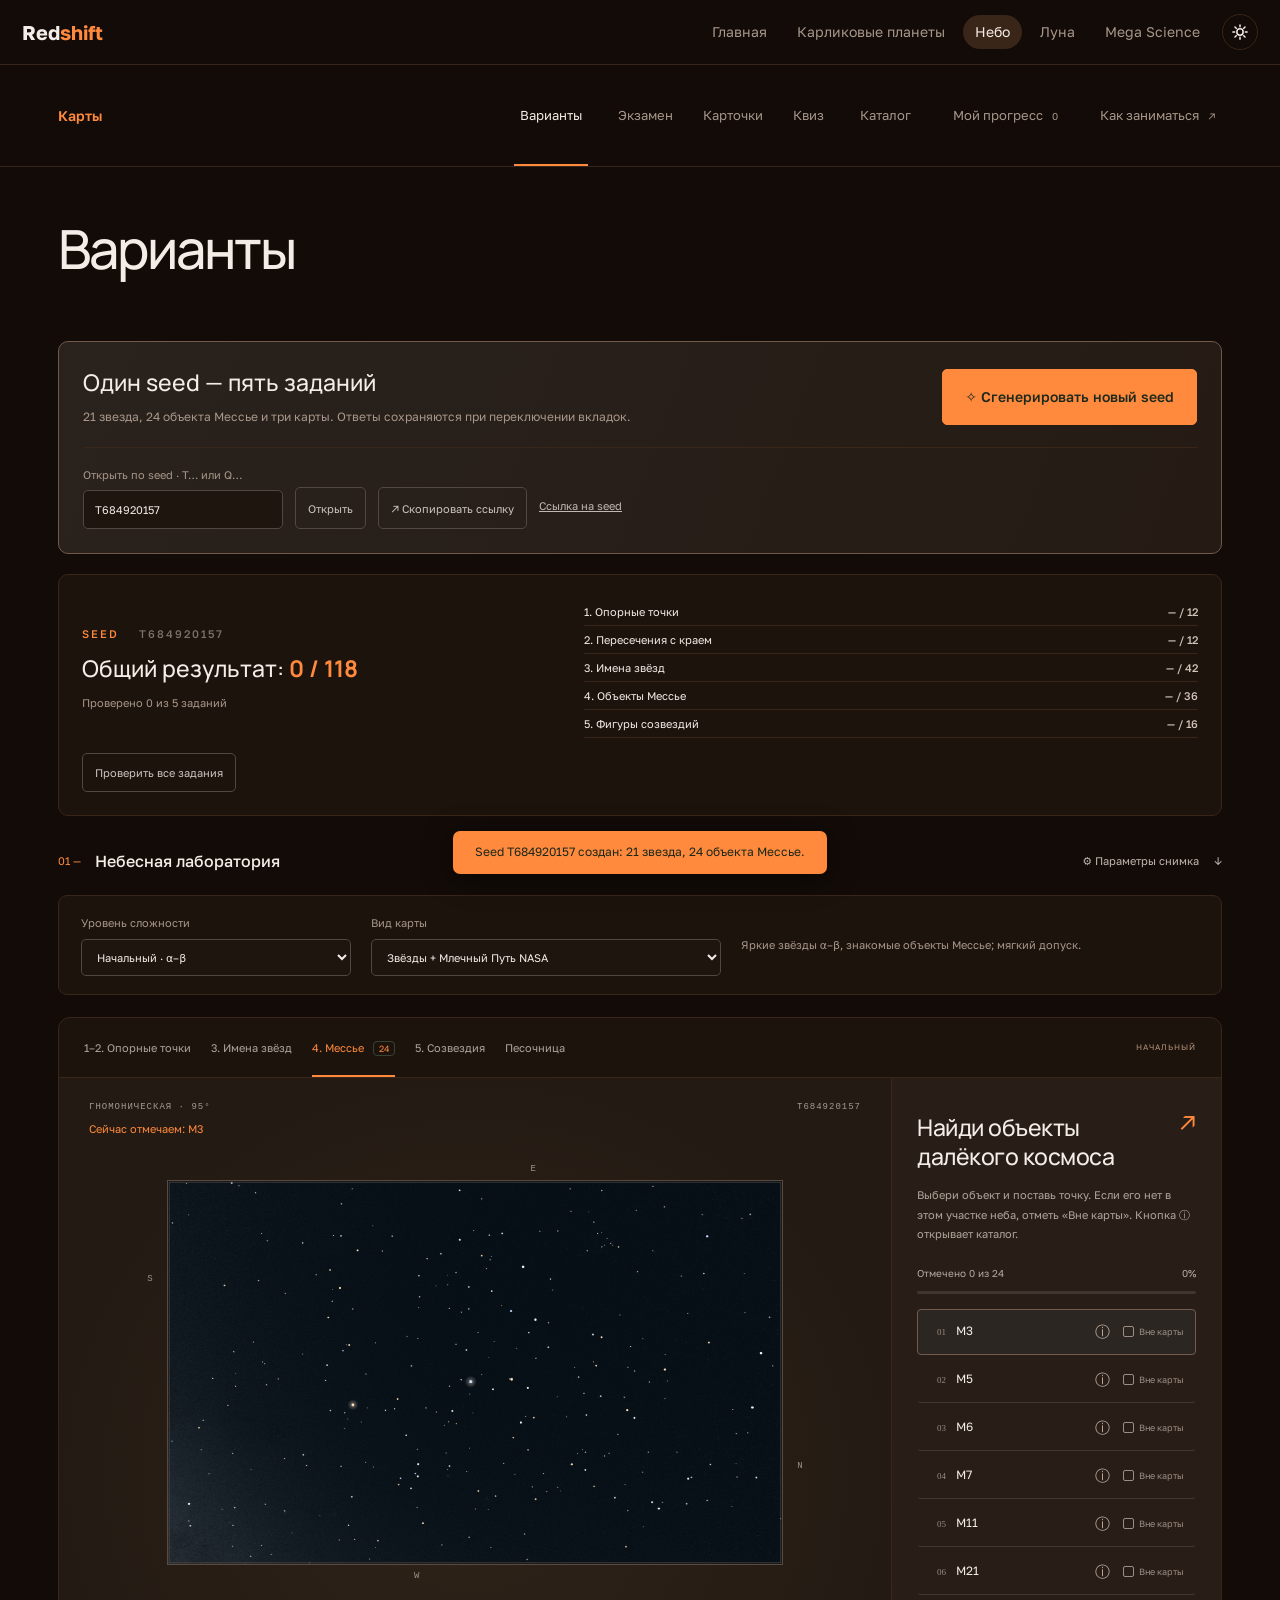
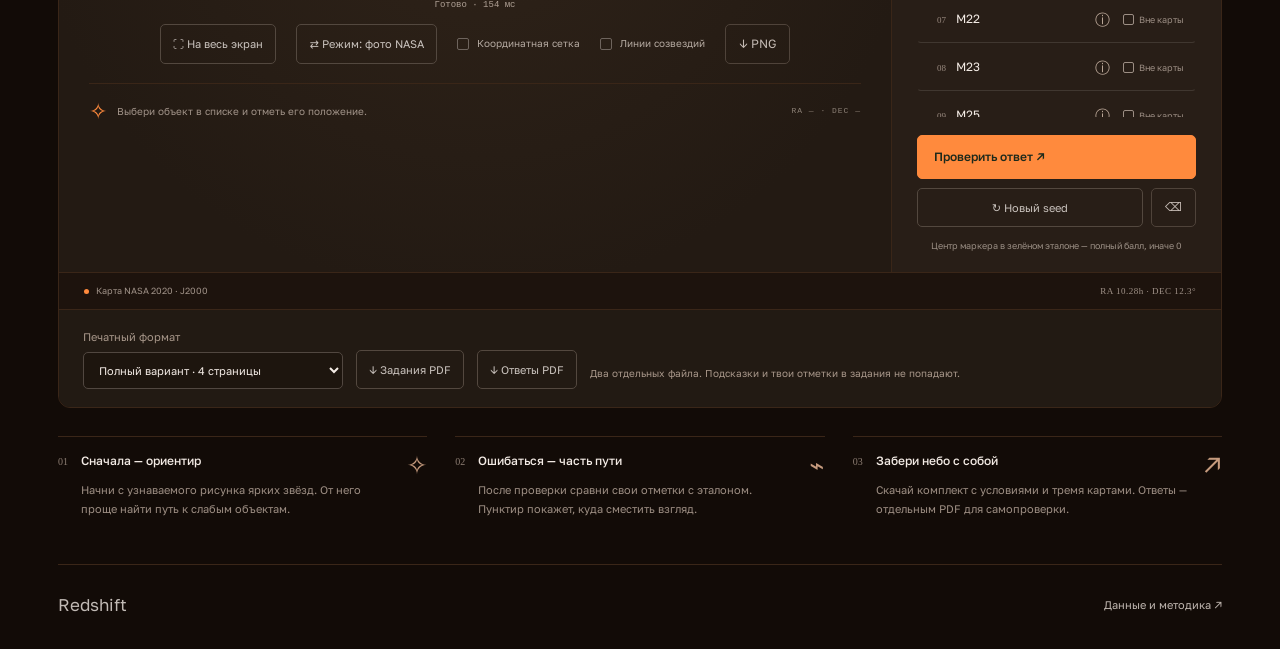
<file: sky/index.html>
<!doctype html>
<html lang="ru">
  <head>
    <meta charset="utf-8" />
    <meta name="viewport" content="width=device-width,initial-scale=1" />
    <meta name="theme-color" content="#120b07" />
    <meta name="description" content="Карты звёздного неба: варианты и экзамен." />
    <title>Redshift — Варианты</title>
    <script src="../theme.js?v=2"></script>
    <link rel="stylesheet" href="styles.css?v=14" />
    <script type="module" src="app.js?v=10"></script>
  </head>
  <body>
    <header class="rs-top"><a class="rs-brand" href="../#/">Red<span>shift</span></a><nav aria-label="Разделы"><a href="../#/">Главная</a><a href="../#/catalog">Карликовые планеты</a><a href="../#/sky" class="on">Небо</a><a href="moon.html">Луна</a><a href="mega.html">Mega Science</a></nav></header>
<header class="header"><span class="sub-label">Карты</span><nav aria-label="Карты"><button class="nav active" id="practice-nav">Варианты</button><a class="nav" href="exam.html">Экзамен</a><a class="nav" href="cards.html">Карточки</a><a class="nav" href="quiz/quiz.html">Квиз</a><button class="nav" id="catalog-nav">Каталог</button><button class="nav" id="history-nav">Мой прогресс <span id="history-count">0</span></button><button class="nav" id="help-nav">Как заниматься <span>↗</span></button></nav></header>
    <main>
      <section class="intro"><div><h1>Варианты</h1></div></section>
      <section class="variant-bar" aria-label="Генератор заданий">
        <div>
          <h2>Один seed — пять заданий</h2>
          <p>
            21 звезда, 24 объекта Мессье и три карты. Ответы сохраняются при
            переключении вкладок.
          </p>
        </div>
        <button id="generate-variant" class="primary generate-primary">
          ✧ Сгенерировать новый seed
        </button>
        <div class="seed-controls">
          <label
            >Открыть по seed · T… или Q…<input
              id="variant-seed"
              inputmode="text"
              maxlength="14"
              pattern="[TtQq]?[0-9]{1,12}"
              value="T684920157" /></label
          ><button id="load-variant" class="secondary">Открыть</button
          ><button id="copy-variant" class="secondary">
            ↗ Скопировать ссылку</button
          ><a id="variant-link" class="subtle" href="?seed=T684920157"
            >Ссылка на seed</a
          >
        </div>
      </section>
      <section id="variant-summary" class="variant-summary" aria-live="polite">
        <div>
          <p class="eyebrow">SEED <span id="variant-number"></span></p>
          <h2>Общий результат: <strong id="variant-total">0</strong></h2>
          <p id="variant-status"></p>
        </div>
        <div id="variant-scores"></div>
        <button id="check-variant" class="secondary">
          Проверить все задания
        </button>
      </section>
      <div class="workspace-heading">
        <div>
          <span class="section-index">01 —</span>
          <h2>Небесная лаборатория</h2>
        </div>
        <button id="settings-toggle" class="subtle" aria-expanded="false">
          ⚙ Параметры снимка <span>↓</span>
        </button>
      </div>
      <section
        id="settings"
        class="settings"
        hidden
        aria-label="Параметры снимка"
      >
        <div class="setting-header">
          <div>
            <h3>Точка наблюдения</h3>
            <p>Параметры применяются при создании нового задания.</p>
          </div>
          <button id="random-view" class="subtle">↻ Случайный участок</button>
        </div>
        <div class="settings-grid">
          <label
            >Система наведения<select id="frame">
              <option value="equatorial">Экваториальная · RA / Dec</option>
              <option value="horizon">Горизонтальная · азимут / высота</option>
            </select></label
          >
          <label hidden
            >Проекция<select id="projection">
              <option value="stereo">Стереографическая</option>
              <option value="equidistant">Равнопромежуточная</option>
              <option value="orthographic">Ортографическая</option>
              <option value="gnomonic">Гномоническая</option>
            </select></label
          >
          <label hidden
            >Поле зрения, °<input
              id="fov"
              type="number"
              min="20"
              max="180"
              value="120"
          /></label>
          <label hidden
            >Поворот, °<input
              id="roll"
              type="number"
              min="-360"
              max="360"
              value="0"
          /></label>
          <label hidden
            >Центр: RA, часы<input
              id="ra"
              type="number"
              min="0"
              max="24"
              step="0.01"
              value="5.6"
          /></label>
          <label hidden
            >Центр: Dec, °<input
              id="dec"
              type="number"
              min="-90"
              max="90"
              step="0.1"
              value="20"
          /></label>
          <label class="hor-field" hidden
            >Азимут, ° (север = 0)<input
              id="az"
              type="number"
              min="0"
              max="360"
              value="180"
          /></label>
          <label class="hor-field" hidden
            >Высота центра, °<input
              id="alt"
              type="number"
              min="-90"
              max="90"
              value="60"
          /></label>
          <label
            >Широта, °<input
              id="latitude"
              type="number"
              min="-90"
              max="90"
              value="55.75"
              step="0.01"
          /></label>
          <label
            >Долгота, ° (восток +)<input
              id="longitude"
              type="number"
              min="-180"
              max="180"
              value="37.62"
              step="0.01"
          /></label>
          <label
            >Дата и время UTC<input
              id="date"
              type="datetime-local"
              value="2026-01-15T20:00"
          /></label>
          <label
            >Объектов Мессье<input
              id="count"
              type="number"
              min="1"
              max="24"
              value="24"
          /></label>
          <label
            >Предел звёздной величины<select id="magnitude">
              <option value="4.5">4.5 · яркие звёзды</option>
              <option value="5.5" selected>5.5 · обычное небо</option>
              <option value="6">6.0 · тёмное небо</option>
            </select></label
          >
          <label
            >Seed тренажёра<input
              id="seed"
              value="T684920157"
              maxlength="14"
              inputmode="text"
              pattern="[0-9]{1,12}"
              autocomplete="off"
          /></label>
        </div>
        <div class="settings-grid extra-settings">
          <label
            >Количество звёзд в задании<input
              id="star-count"
              type="number"
              min="1"
              max="24"
              value="21"
          /></label>
          <label
            >Размер звёзд<input
              id="star-size"
              type="number"
              min="0.5"
              max="2.5"
              step="0.1"
              value="1"
          /></label>
          <label
            >Яркость фона NASA<input
              id="exposure"
              type="number"
              min="0"
              max="1.5"
              step="0.05"
              value="0.65"
          /></label>
        </div>
        <div class="settings-grid">
          <label
            >Область неба<select id="sky-mode">
              <option value="auto" selected>Случайная — своя для каждого seed</option>
              <option value="manual">Вручную — по полям RA / Dec карт ниже</option>
            </select></label
          >
        </div>
        <div class="maps-settings">
          <fieldset class="map-settings">
            <legend>Карта 1 · Опорные точки</legend>
            <label
              >Форма<select id="map-1-shape">
                <option value="circle" selected>Круглая</option>
                <option value="rectangle">Прямоугольная</option>
              </select></label
            ><label
              >Проекция<select id="map-1-projection">
                <option value="stereo" selected>Стереографическая</option>
                <option value="gnomonic">Гномоническая</option>
                <option value="equidistant">Равнопромежуточная</option>
                <option value="orthographic">Ортографическая</option>
              </select></label
            ><label
              >Поле по ширине, °<input
                id="map-1-fov"
                type="number"
                min="20"
                max="180"
                value="120" /></label
            ><label
              >RA, часы<input
                id="map-1-ra"
                type="number"
                min="0"
                max="24"
                step="0.01"
                value="5.6" /></label
            ><label
              >Dec, °<input
                id="map-1-dec"
                type="number"
                min="-90"
                max="90"
                step="0.1"
                value="20" /></label
            ><label
              >Поворот, °<input
                id="map-1-roll"
                type="number"
                min="-360"
                max="360"
                value="0" /></label
            ><label
              >Соотношение сторон<input
                id="map-1-aspect"
                type="number"
                min="1"
                max="2"
                step="0.1"
                value="1"
            /></label>
          </fieldset>
          <fieldset class="map-settings">
            <legend>Карта 2 · Имена звёзд</legend>
            <label
              >Форма<select id="map-2-shape">
                <option value="circle" selected>Круглая</option>
                <option value="rectangle">Прямоугольная</option>
              </select></label
            ><label
              >Проекция<select id="map-2-projection">
                <option value="stereo" selected>Стереографическая</option>
                <option value="gnomonic">Гномоническая</option>
                <option value="equidistant">Равнопромежуточная</option>
                <option value="orthographic">Ортографическая</option>
              </select></label
            ><label
              >Поле по ширине, °<input
                id="map-2-fov"
                type="number"
                min="20"
                max="180"
                value="120" /></label
            ><label
              >RA, часы<input
                id="map-2-ra"
                type="number"
                min="0"
                max="24"
                step="0.01"
                value="5.6" /></label
            ><label
              >Dec, °<input
                id="map-2-dec"
                type="number"
                min="-90"
                max="90"
                step="0.1"
                value="20" /></label
            ><label
              >Поворот, °<input
                id="map-2-roll"
                type="number"
                min="-360"
                max="360"
                value="0" /></label
            ><label
              >Соотношение сторон<input
                id="map-2-aspect"
                type="number"
                min="1"
                max="2"
                step="0.1"
                value="1"
            /></label>
          </fieldset>
          <fieldset class="map-settings">
            <legend>Карта 3 · Мессье и созвездия</legend>
            <label
              >Форма<select id="map-3-shape">
                <option value="circle">Круглая</option>
                <option value="rectangle" selected>Прямоугольная</option>
              </select></label
            ><label
              >Проекция<select id="map-3-projection">
                <option value="stereo">Стереографическая</option>
                <option value="gnomonic" selected>Гномоническая</option>
                <option value="equidistant">Равнопромежуточная</option>
                <option value="orthographic">Ортографическая</option>
              </select></label
            ><label
              >Поле по ширине, °<input
                id="map-3-fov"
                type="number"
                min="20"
                max="180"
                value="95" /></label
            ><label
              >RA, часы<input
                id="map-3-ra"
                type="number"
                min="0"
                max="24"
                step="0.01"
                value="18" /></label
            ><label
              >Dec, °<input
                id="map-3-dec"
                type="number"
                min="-90"
                max="90"
                step="0.1"
                value="-15" /></label
            ><label
              >Поворот, °<input
                id="map-3-roll"
                type="number"
                min="-360"
                max="360"
                value="0" /></label
            ><label
              >Соотношение сторон<input
                id="map-3-aspect"
                type="number"
                min="1"
                max="2"
                step="0.1"
                value="1.6"
            /></label>
          </fieldset>
        </div>
        <p class="fine">
          Карта 3 общая для Мессье и рисования созвездий. Гномоническое поле
          ограничено 150°, прямоугольное ортографическое — 110°. Экваториальные
          центры задаются отдельно; в горизонтальном режиме используется общий
          азимут и высота.
        </p>
        <div class="settings-bottom">
          <label class="checkbox"
            ><input id="horizon" type="checkbox" /> Обрезать небо по
            горизонту</label
          ><label class="checkbox"
            ><input id="bayer-test" type="checkbox" /> Проверять обозначения
            Байера</label
          ><label class="checkbox"
            ><input id="edges" type="checkbox" /> Пересечения экваторов с краем
            карты</label
          ><button id="apply" class="primary">
            Применить настройки ↗
          </button>
        </div>
        <p class="fine">
          Координаты каталога J2000; для горизонта учитывается прецессия. Без
          рефракции, планет и собственного движения звёзд. Диапазон дат:
          1900–2100. Гномоническое поле ограничено 150°.
        </p>
      </section>
      <section class="practice-controls" aria-label="Сложность и вид карты">
        <label
          >Уровень сложности<select id="level">
            <option value="beginner">Начальный · α–β</option>
            <option value="standard">Базовый · α–δ</option>
            <option value="advanced">Продвинутый · α–θ</option>
            <option value="expert">Экспертный · все звёзды</option>
          </select></label
        >
        <label
          >Вид карты<select id="display">
            <option value="stars">Только звёзды · цветные</option>
            <option value="milkyway" selected>
              Звёзды + Млечный Путь NASA
            </option>
            <option value="mono">Без цветов · белые звёзды</option>
            <option value="paper">Чёрные звёзды на белом</option>
          </select></label
        >
        <p id="level-description"></p>
      </section>
      <section class="lab" aria-label="Тренажёр">
        <div class="lab-top">
          <div class="tabs" role="tablist" aria-label="Вид задания">
            <button role="tab" aria-selected="false" data-mode="reference">
              1–2. Опорные точки</button
            ><button role="tab" aria-selected="false" data-mode="stars">
              3. Имена звёзд</button
            ><button role="tab" aria-selected="true" data-mode="messier">
              4. Мессье <span>24</span></button            ><button role="tab" aria-selected="false" data-mode="lines">
              5. Созвездия</button
            ><button role="tab" aria-selected="false" data-mode="sandbox">
              Песочница
            </button>
          </div>
          <span class="difficulty" id="difficulty">● СВОБОДНАЯ ПРАКТИКА</span>
        </div>
        <div class="lab-body">
          <div class="map-column">
            <div class="map-meta">
              <span id="view-label">СТЕРЕОГРАФИЧЕСКАЯ · 120°</span
              ><span id="variant-label">T684920157</span>
            </div>
            <div id="active-object" class="active-object"></div>
            <div class="map-stage" id="map-stage">
              <canvas
                id="sky"
                width="1000"
                height="1000"
                aria-label="Карта звёздного неба. Выберите объект в списке и нажмите на карту."
                tabindex="0"
              ></canvas
              ><canvas
                id="marks"
                width="1000"
                height="1000"
                aria-hidden="true"
              ></canvas
              ><span class="compass north">N</span
              ><span class="compass south">S</span
              ><span class="compass east">E</span
              ><span class="compass west">W</span>
              <div class="map-loading" id="map-loading">Собираем звёзды…</div>
            </div>
            <p id="render-status" class="render-status" role="status">
              Быстрый предпросмотр…
            </p>
            <div class="map-toolbar">
              <button id="expand-map" class="secondary" data-map-expand>⛶ На весь экран</button>
              <button id="display-toggle" class="secondary display-toggle" type="button" aria-pressed="false" title="Переключить вид карты: фото NASA ⇄ экзаменационный (чёрные звёзды на белом)">⇄ Режим: фото NASA</button>
              <label class="checkbox"
                ><input id="grid" type="checkbox" /> Координатная сетка</label
              ><label class="checkbox"
                ><input id="guides" type="checkbox" /> Линии созвездий</label
              ><button
                id="snapshot"
                class="icon-button"
                title="Скачать снимок PNG"
                aria-label="Скачать снимок PNG"
              >
                ↓ PNG
              </button>
            </div>
            <div class="map-caption">
              <span class="tiny-star">✧</span>
              <p id="map-tip">
                Выбери объект справа и отметь его положение на карте.
              </p>
              <span class="mono" id="cursor-coords">RA — · DEC —</span>
            </div>
          </div>
          <aside class="assignment">
            <div class="assignment-header">
              <span class="assignment-icon">↗</span>
              <h2 id="task-title">Найди объекты<br /> далёкого космоса</h2>
              <p id="task-description">
                Выбери объект и поставь точку на карте. Если его нет в этом
                участке неба, отметь «Вне карты».
              </p>
            </div>
            <div class="completion">
              <span id="completion-text">Отмечено 0 из 24</span
              ><span id="completion-percent">0%</span>
              <div><i id="completion-bar"></i></div>
            </div>
            <div
              id="objects"
              class="objects"
              aria-label="Список объектов"
            ></div>
            <div id="greek-pad" class="greek-pad" hidden>
              <small>Греческие буквы: нажми, чтобы вставить в активное поле «Байер»</small>
              <div class="greek"></div>
            </div>
            <div id="line-tools" hidden>
              <label class="tool-label"
                >Инструмент<select id="draw-tool">
                  <option value="freehand">Свободный штрих</option>
                  <option value="pairs">Соединить двумя нажатиями</option>
                </select></label
              >
              <p>
                Рисуй по карте мышью, пальцем или стилусом. Стилус всегда рисует
                свободный штрих; Esc отменяет незавершённый.
              </p>
              <button id="undo-line" class="secondary">
                ↶ Отменить последний штрих
              </button>
            </div>
            <div id="sandbox-tools" hidden>
              <label class="tool-label"
                >Что подписываем<select id="sandbox-type">
                  <option value="messier">Объекты Мессье</option>
                  <option value="stars">Имена звёзд</option>
                  <option value="bayer">Обозначения Байера</option>
                  <option value="reference">Опорные точки и пересечения</option>
                </select></label
              >
              <p id="sandbox-location" class="fine">
                Сначала выбери точку на карте.
              </p>
              <label class="checkbox sandbox-absent"
                ><input id="sandbox-absent" type="checkbox" /> ■ Объекта нет на
                карте (позиция не нужна)</label
              >
              <label id="sandbox-name-label" class="tool-label"
                >Подпись<input
                  id="sandbox-name"
                  autocomplete="off"
                  maxlength="60"
                  placeholder="M31, Вега или α Lyr"
              /></label>
              <div id="sandbox-bayer-fields" class="bayer-fields" hidden>
                <label class="tool-label">Греческая буква<select id="sandbox-greek"></select></label>
                <label class="tool-label">Индекс (если есть)<input id="sandbox-index" inputmode="numeric" maxlength="1" placeholder="Например, 1" /></label>
                <label class="tool-label bayer-constellation">Созвездие<input id="sandbox-constellation" autocomplete="off" maxlength="60" placeholder="Лира, Лиры, Lyr или Lyrae" /></label>
              </div>
              <label id="sandbox-point-label" class="tool-label" hidden>Опорная точка<select id="sandbox-point"></select></label>
              <p class="fine" id="sandbox-input-help">Можно смешивать разные типы отметок на одной карте.</p>
              <div class="sandbox-buttons">
                <button id="sandbox-add" class="secondary" disabled>
                  Добавить отметку</button
                ><button id="sandbox-cancel" class="subtle">Отмена</button>
              </div>
              <div id="sandbox-entries" class="sandbox-entries"></div>
            </div>
            <div class="assignment-actions">
              <button id="check" class="primary">
                Проверить ответ <span>↗</span>
              </button>
              <div>
                <button id="new-task" class="secondary">↻ Новый seed</button
                ><button
                  id="clear"
                  class="icon-button"
                  title="Очистить ответы"
                  aria-label="Очистить ответы"
                >
                  ⌫
                </button>
              </div>
              <p id="scoring-hint">
                До 100 очков за объект · точность имеет значение
              </p>
            </div>
          </aside>
        </div>
        <div class="lab-footer">
          <span
            ><i class="status-dot"></i
            ><span id="asset-status">Карта NASA 2020 · J2000</span></span
          ><span class="footer-coords" id="observer-label"></span>
        </div>
        <div class="print-toolbar">
          <label
            >Печатный формат<select id="pdf-scope">
              <option value="full">Полный вариант · 4 страницы</option>
              <option value="current">Текущее задание · 2 страницы</option>
            </select></label
          ><button id="export-pdf" class="secondary">↓ Задания PDF</button
          ><button id="export-answers" class="secondary">↓ Ответы PDF</button>
          <p>
            Два отдельных файла. Подсказки и твои отметки в задания не попадают.
          </p>
        </div>
      </section>
      <section id="results" class="results" hidden aria-live="polite"></section>
      <section class="below">
        <div class="note-card">
          <span class="note-number">01</span>
          <div>
            <h3>Сначала — ориентир</h3>
            <p>
              Начни с узнаваемого рисунка ярких звёзд. От него проще найти путь
              к слабым объектам.
            </p>
          </div>
          <span>✧</span>
        </div>
        <div class="note-card">
          <span class="note-number">02</span>
          <div>
            <h3>Ошибаться — часть пути</h3>
            <p>
              После проверки сравни свои отметки с эталоном. Пунктир покажет,
              куда сместить взгляд.
            </p>
          </div>
          <span>⌁</span>
        </div>
        <div class="note-card">
          <span class="note-number">03</span>
          <div>
            <h3>Забери небо с собой</h3>
            <p>
              Скачай комплект с условиями и тремя картами. Ответы — отдельным
              PDF для самопроверки.
            </p>
          </div>
          <span>↗</span>
        </div>
      </section>
      <footer class="page-footer"><span>Redshift</span><button class="subtle" id="sources">Данные и методика ↗</button></footer>
    </main>
    <dialog id="dialog">
      <button class="dialog-close icon-button" aria-label="Закрыть">✕</button>
      <div id="dialog-content"></div>
    </dialog>
    <div id="toast" role="status" hidden></div>
  </body>
</html>
</file>
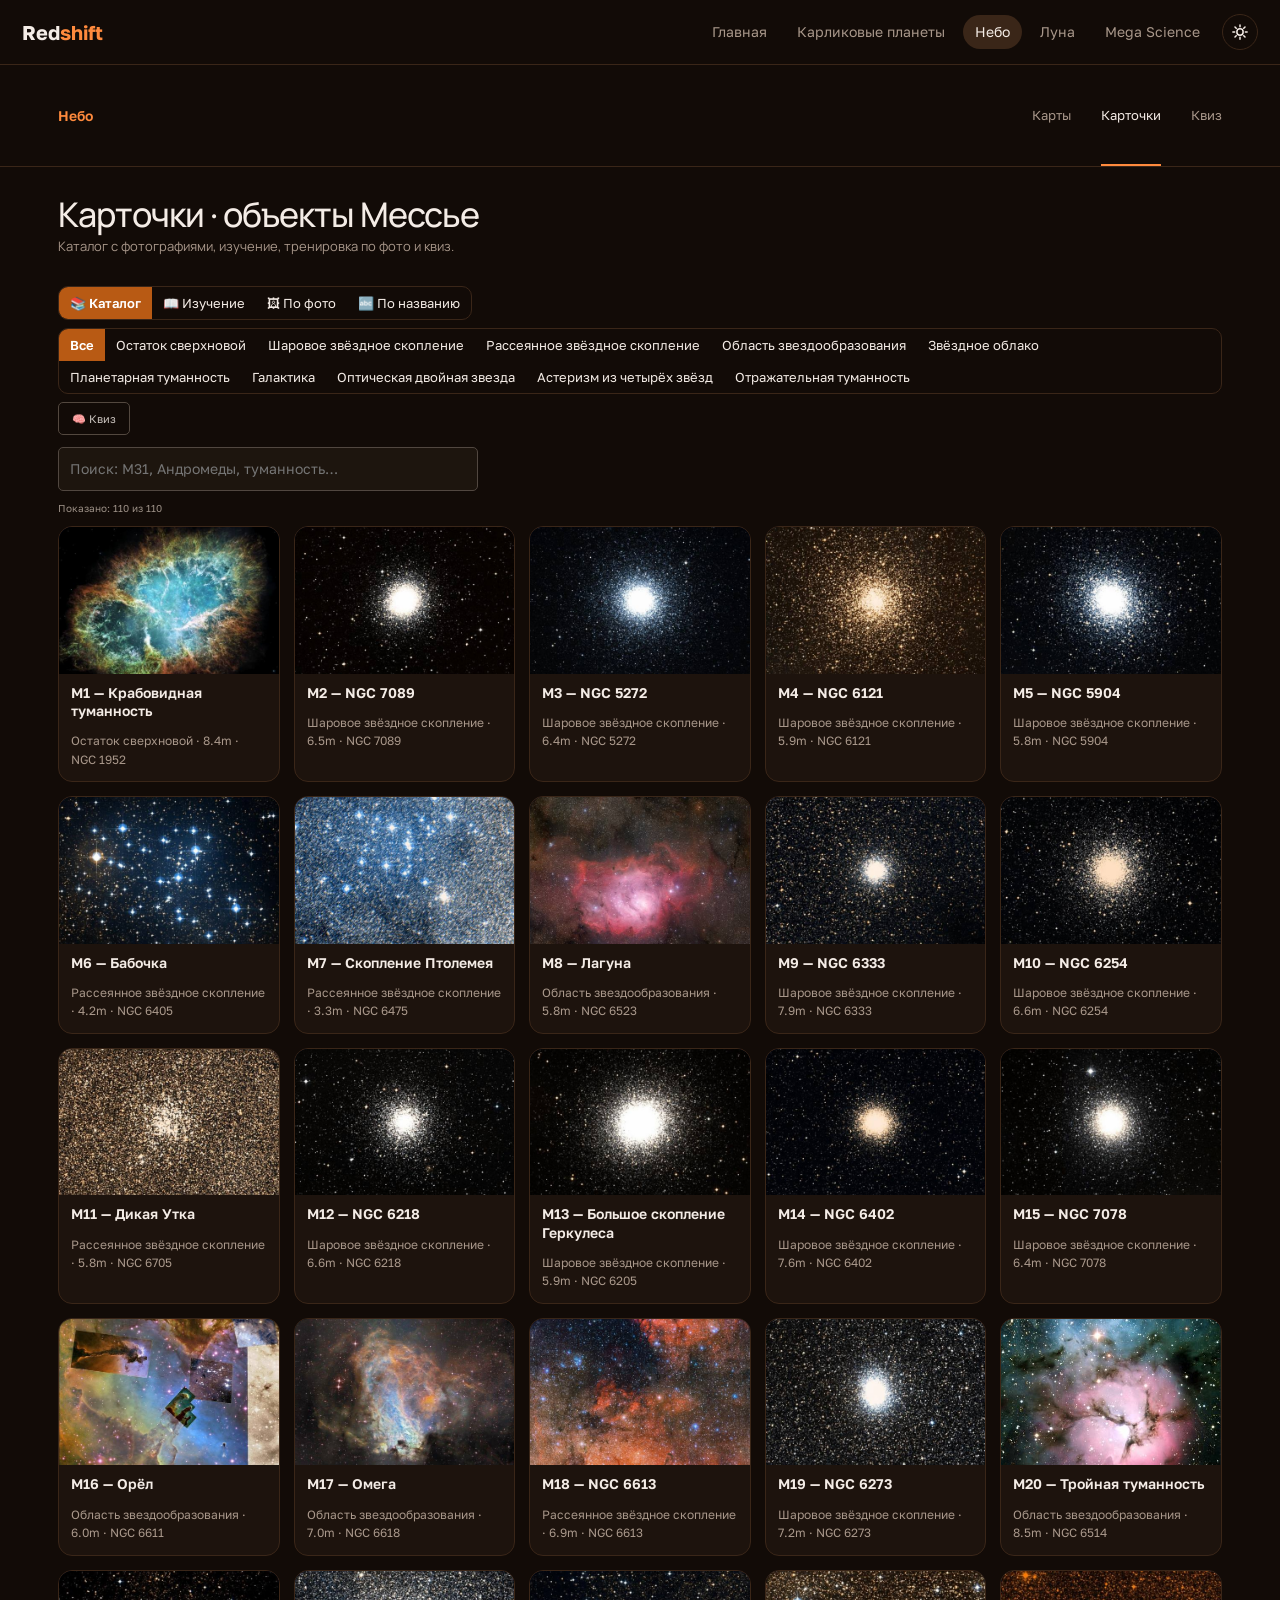
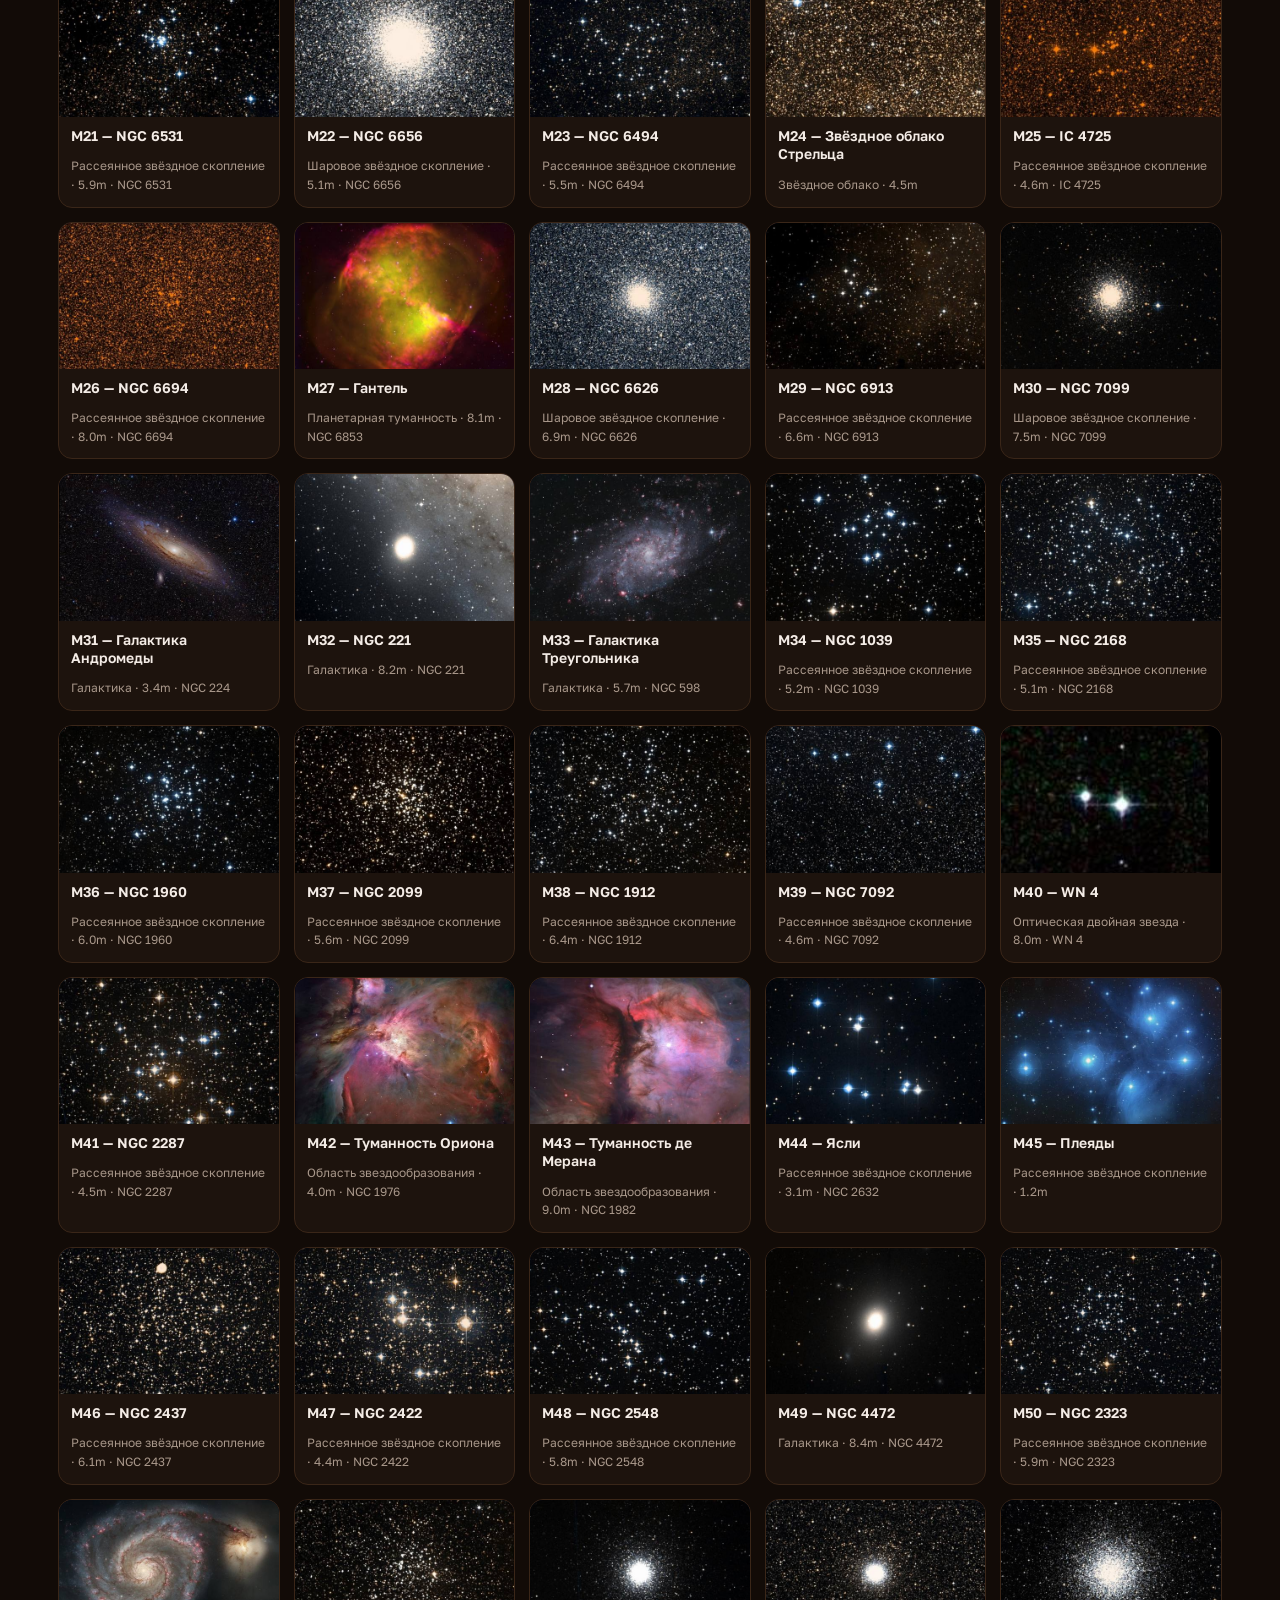
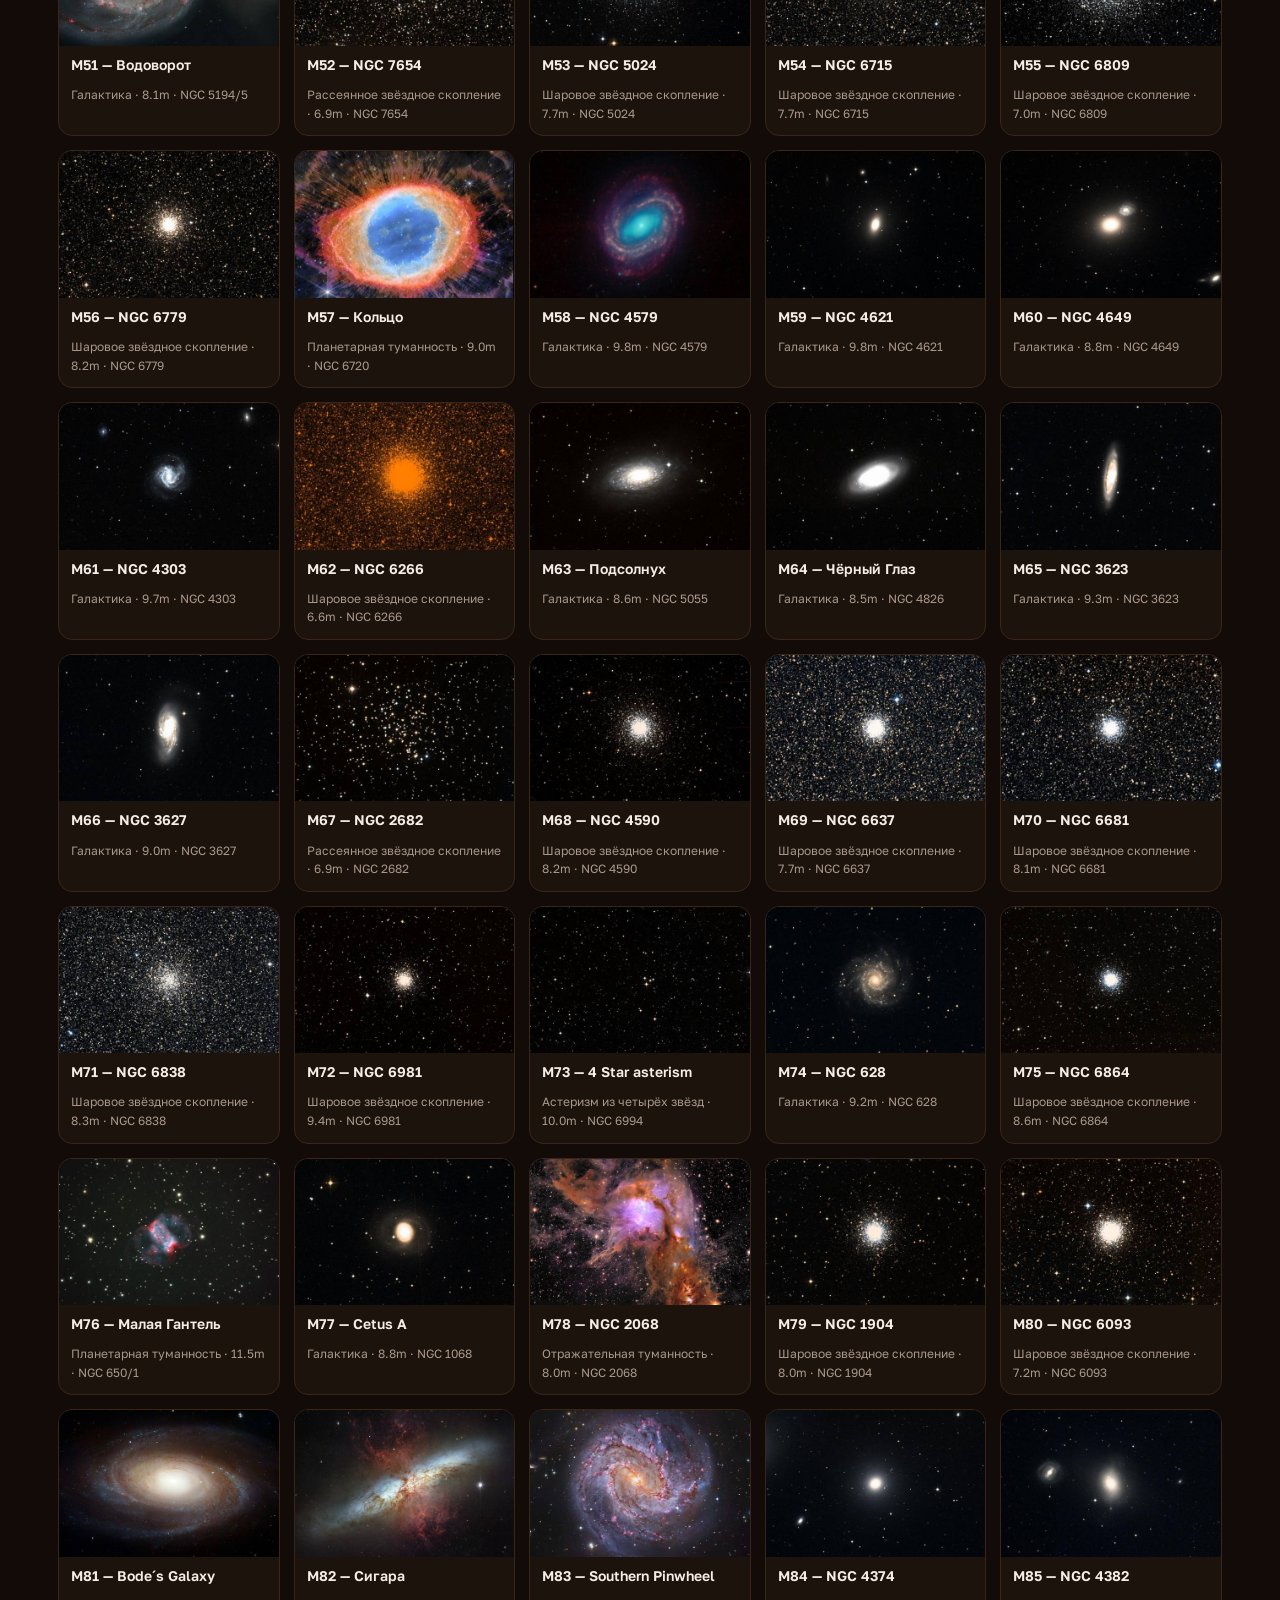
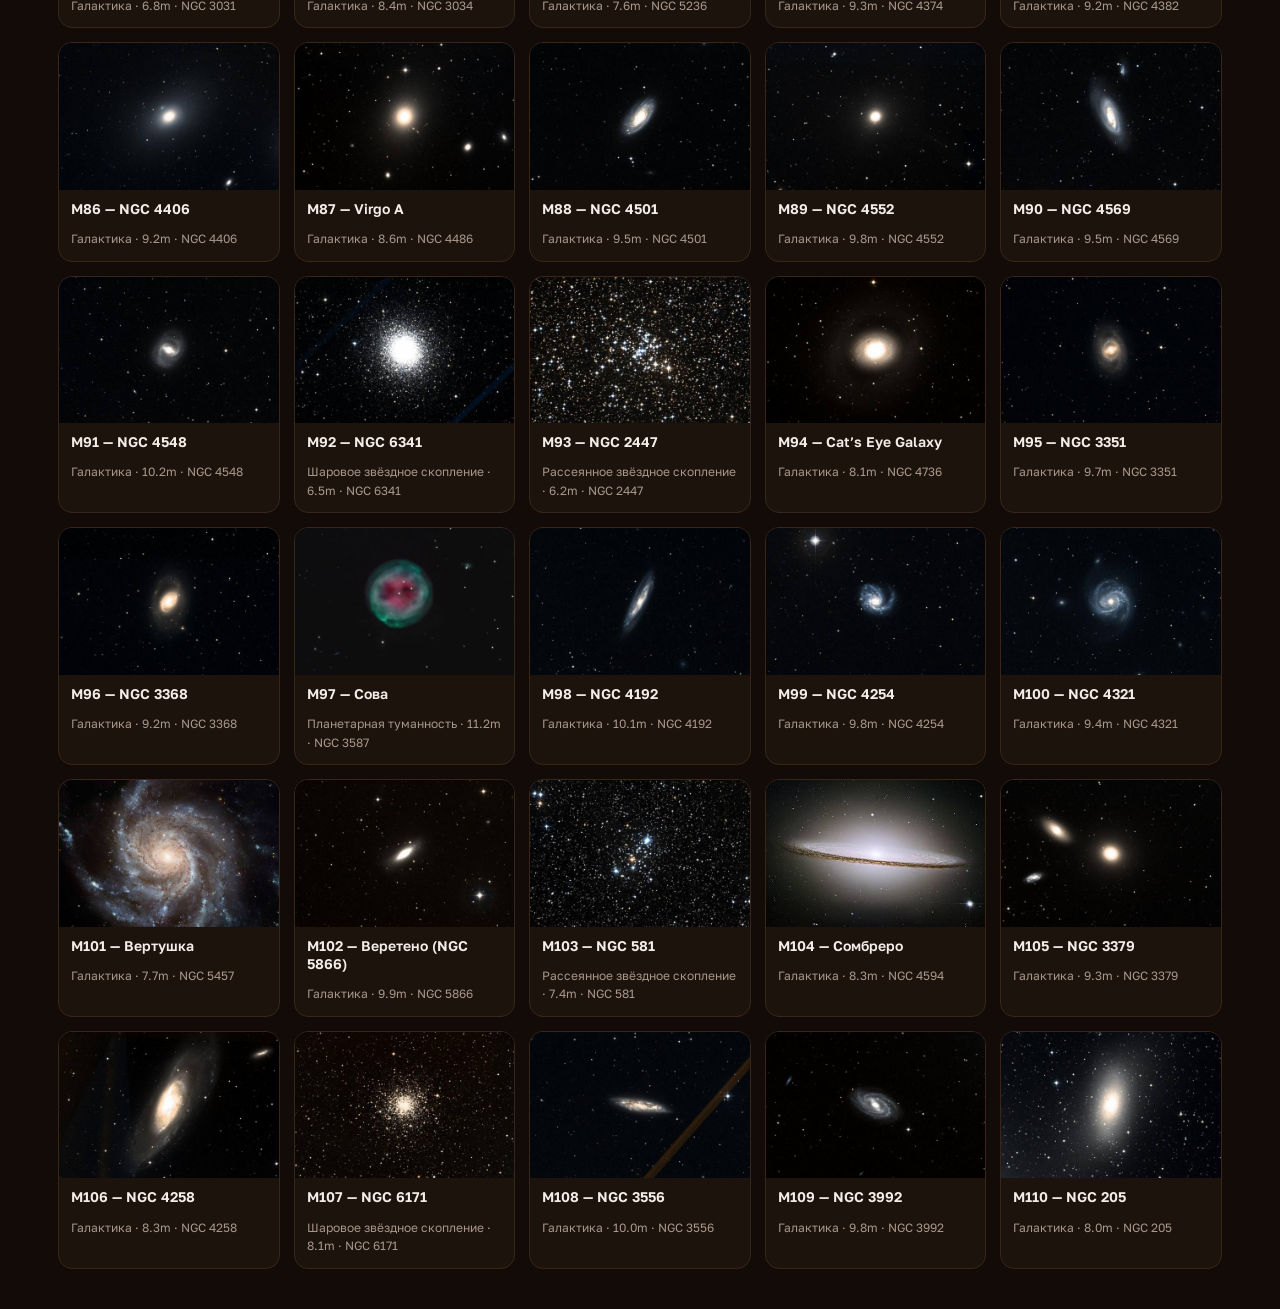
<file: sky/cards.html>
<!doctype html>
<html lang="ru">
  <head>
    <meta charset="utf-8" />
    <meta name="viewport" content="width=device-width,initial-scale=1" />
    <meta name="theme-color" content="#120b07" />
    <title>Redshift — Небо · Карточки</title>
    <script src="../theme.js?v=2"></script>
    <link rel="stylesheet" href="styles.css?v=19" />
  </head>
  <body>
    <header class="rs-top"><a class="rs-brand" href="../#/">Red<span>shift</span></a><nav aria-label="Разделы"><a href="../#/">Главная</a><a href="../#/catalog">Карликовые планеты</a><a href="../#/sky" class="on">Небо</a><a href="moon.html">Луна</a><a href="mega.html">Mega Science</a></nav></header>
    <header class="header"><span class="sub-label">Небо</span><nav aria-label="Небо"><a class="nav" href="index.html">Карты</a><a class="nav active" href="cards.html">Карточки</a><a class="nav" href="quiz/quiz.html">Квиз</a></nav></header>
    <main class="exam-main">
      <section class="exam-bar" aria-label="О режиме">
        <h1>Карточки · объекты Мессье<em>Каталог с фотографиями, изучение, тренировка по фото и квиз.</em></h1>
      </section>
      <div id="cards"><p class="fine">Загрузка…</p></div>
    </main>
    <script type="module" src="cards.js?v=2"></script>
  </body>
</html>
</file>
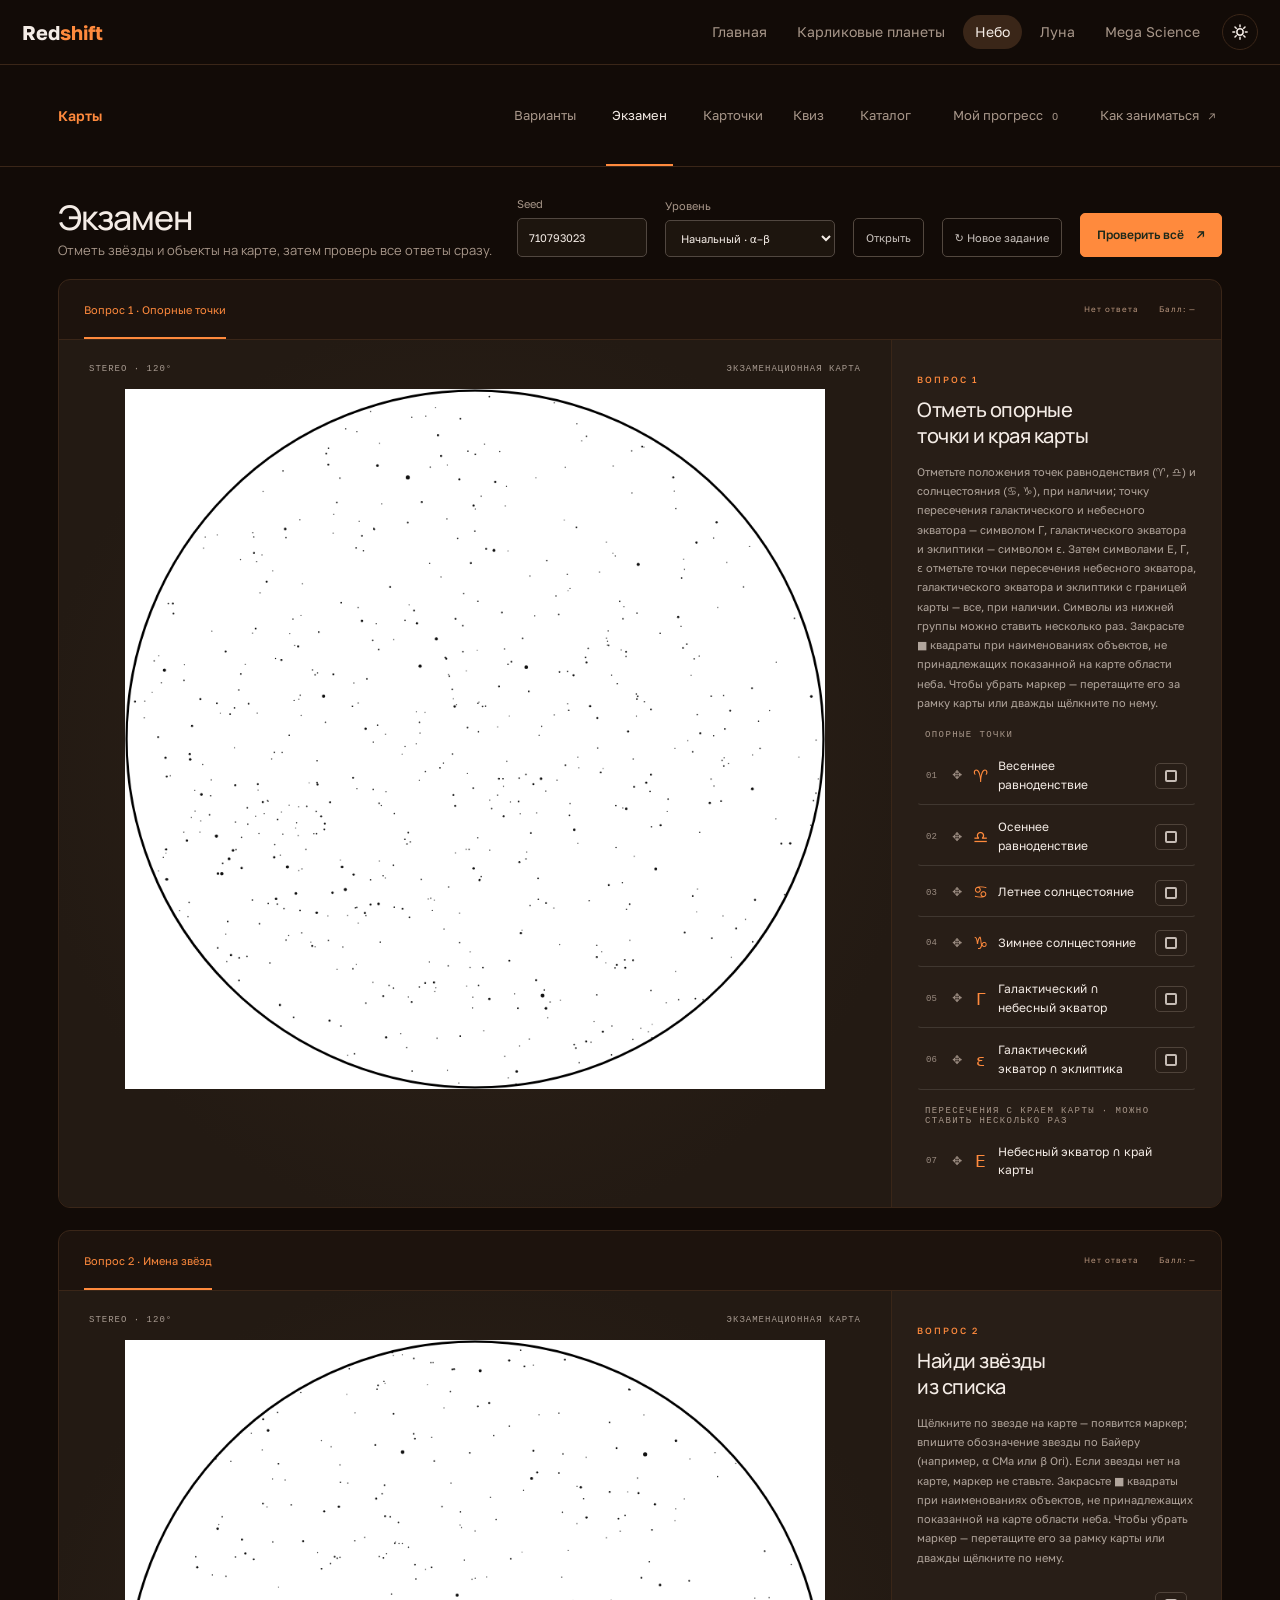
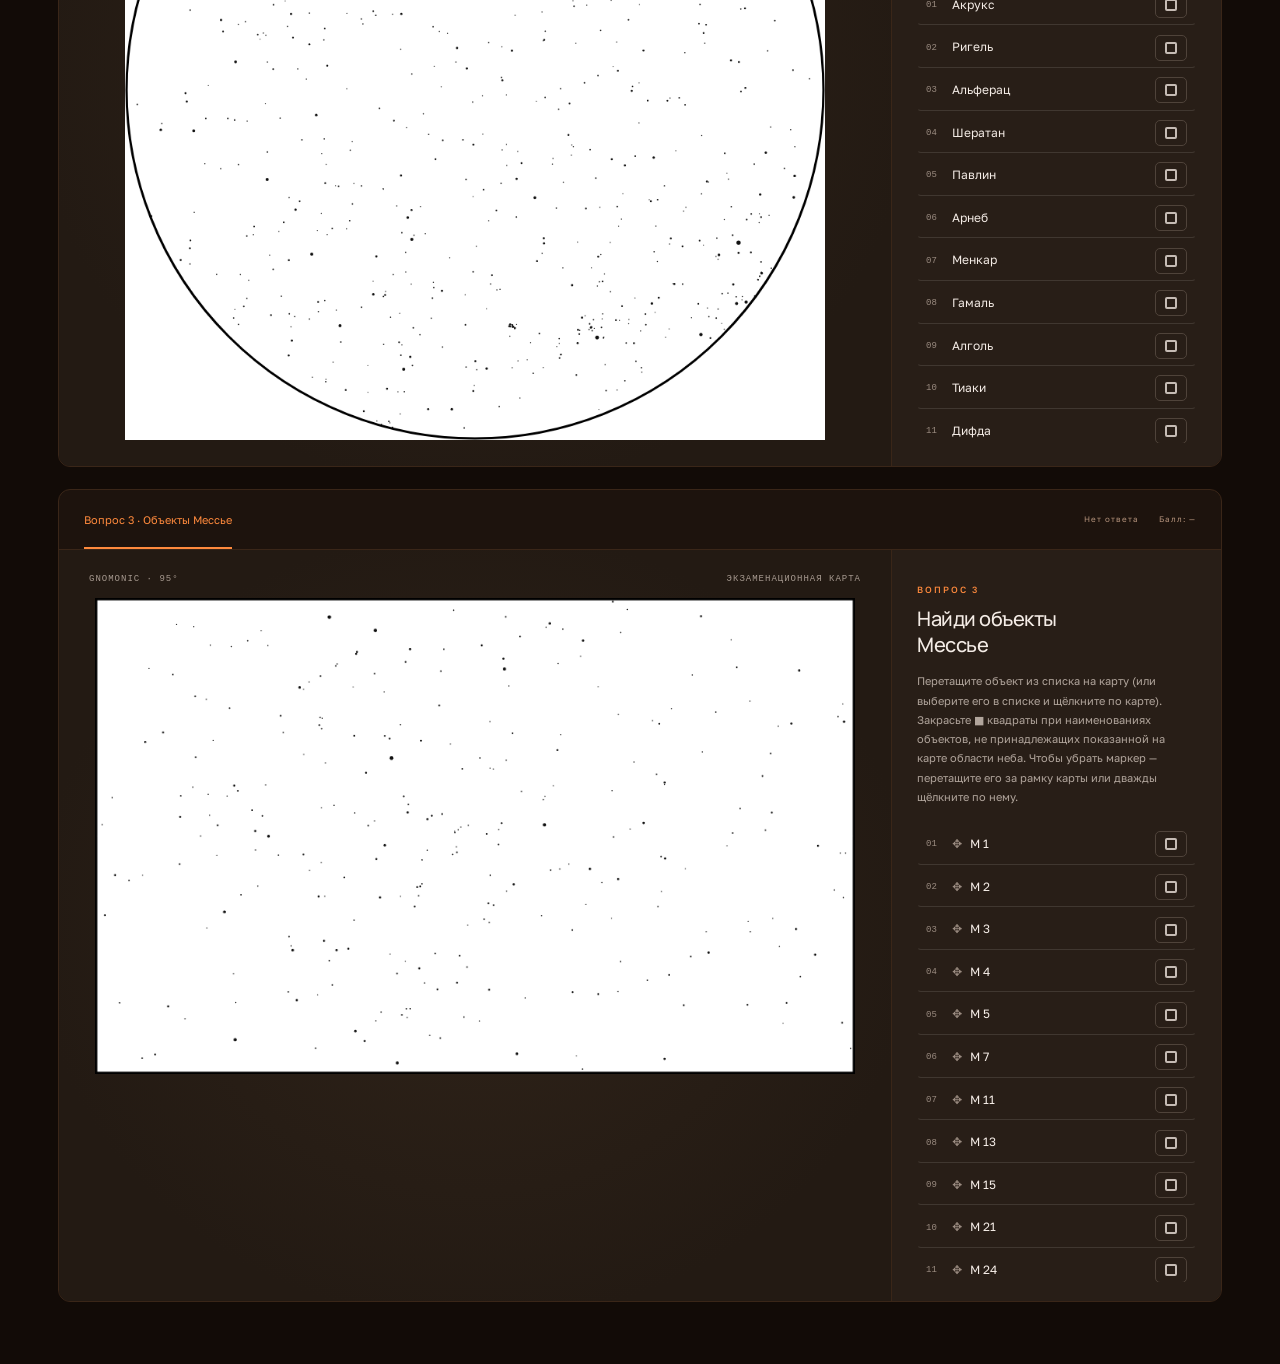
<file: sky/exam.html>
<!doctype html>
<html lang="ru">
  <head>
    <meta charset="utf-8" />
    <meta name="viewport" content="width=device-width,initial-scale=1" />
    <meta name="theme-color" content="#120b07" />
    <title>Redshift — Экзамен</title>
    <script src="../theme.js?v=2"></script>
    <link rel="stylesheet" href="styles.css?v=14" />
  </head>
  <body>
    <header class="rs-top"><a class="rs-brand" href="../#/">Red<span>shift</span></a><nav aria-label="Разделы"><a href="../#/">Главная</a><a href="../#/catalog">Карликовые планеты</a><a href="../#/sky" class="on">Небо</a><a href="moon.html">Луна</a><a href="mega.html">Mega Science</a></nav></header>
<header class="header"><span class="sub-label">Карты</span><nav aria-label="Карты"><a class="nav" href="./">Варианты</a><button class="nav active" id="practice-nav">Экзамен</button><a class="nav" href="cards.html">Карточки</a><a class="nav" href="quiz/quiz.html">Квиз</a><button class="nav" id="catalog-nav">Каталог</button><button class="nav" id="history-nav">Мой прогресс <span id="history-count">0</span></button><button class="nav" id="help-nav">Как заниматься <span>↗</span></button></nav></header>
    <main class="exam-main">
      <section class="exam-bar" aria-label="Параметры экзамена">
        <h1>Экзамен<em>Отметь звёзды и объекты на карте, затем проверь все ответы сразу.</em></h1>
        <label>Seed<input id="seed" inputmode="numeric" autocomplete="off" /></label>
        <label
          >Уровень
          <select id="level">
            <option value="beginner">Начальный · α–β</option>
            <option value="standard">Базовый · α–δ</option>
            <option value="advanced">Продвинутый · α–θ</option>
            <option value="expert">Экспертный · все звёзды</option>
          </select></label
        >
        <button class="secondary" id="apply" type="button">Открыть</button>
        <button class="secondary" id="new" type="button">↻ Новое задание</button>
        <button class="primary" id="check" type="button">Проверить всё <span>↗</span></button>
      </section>
      <div id="summary" hidden></div>
      <div id="quiz"><p class="fine">Загрузка…</p></div>
    </main>
    <script type="module" src="exam.js?v=10"></script>
  </body>
</html>
</file>
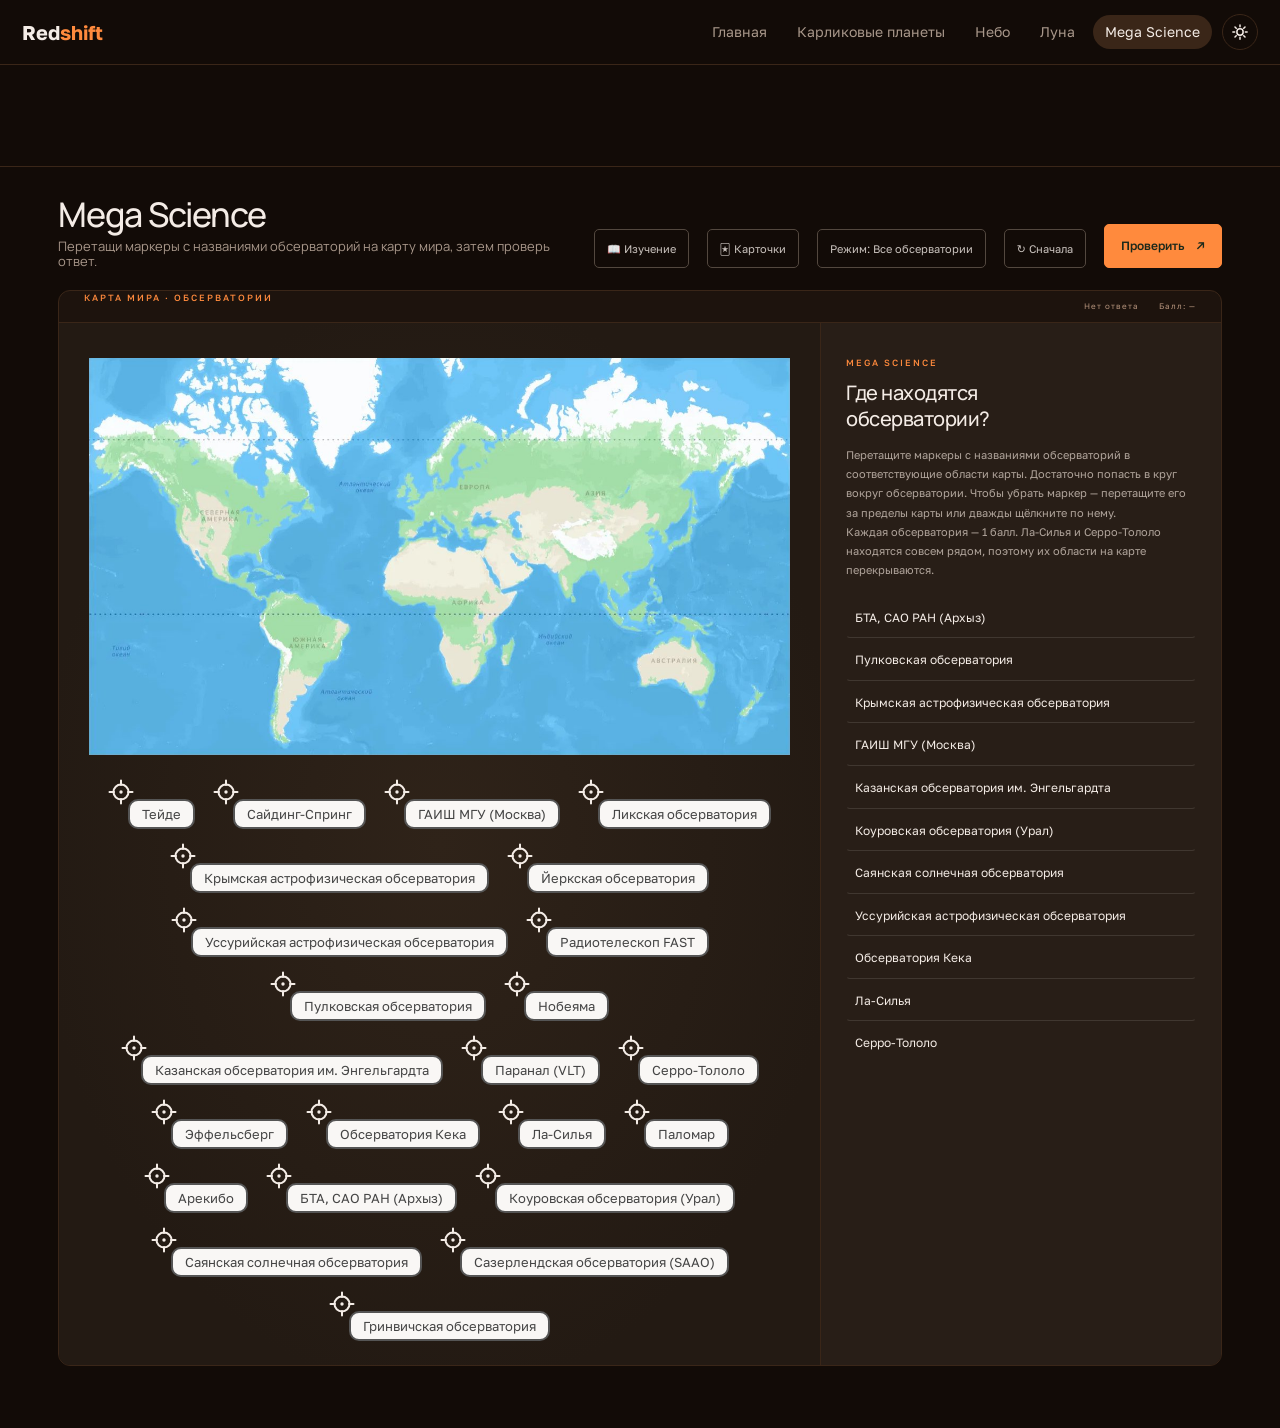
<file: sky/mega.html>
<!doctype html>
<html lang="ru">
  <head>
    <meta charset="utf-8" />
    <meta name="viewport" content="width=device-width,initial-scale=1" />
    <meta name="theme-color" content="#120b07" />
    <title>Redshift — Mega Science</title>
    <script src="../theme.js?v=2"></script>
    <link rel="stylesheet" href="styles.css?v=19" />
  </head>
  <body>
    <header class="rs-top"><a class="rs-brand" href="../#/">Red<span>shift</span></a><nav aria-label="Разделы"><a href="../#/">Главная</a><a href="../#/catalog">Карликовые планеты</a><a href="../#/sky">Небо</a><a href="moon.html">Луна</a><a href="mega.html" class="on">Mega Science</a></nav></header>
<header class="header"></header>
    <main class="exam-main">
      <section class="exam-bar" aria-label="Параметры режима">
        <h1>Mega Science<em>Перетащи маркеры с названиями обсерваторий на карту мира, затем проверь ответ.</em></h1>
        <button class="secondary" id="study" type="button">📖 Изучение</button>
        <button class="secondary" id="cards" type="button">🃏 Карточки</button>
        <button class="secondary" id="mode" type="button">Режим</button>
        <button class="secondary" id="reset" type="button">↻ Сначала</button>
        <button class="primary" id="check" type="button">Проверить <span>↗</span></button>
      </section>
      <div id="summary" hidden></div>
      <div id="mega"><p class="fine">Загрузка…</p></div>
    </main>
    <dialog id="mode-dialog" class="mode-dialog"></dialog>
    <script type="module" src="mega.js?v=4"></script>
  </body>
</html>
</file>
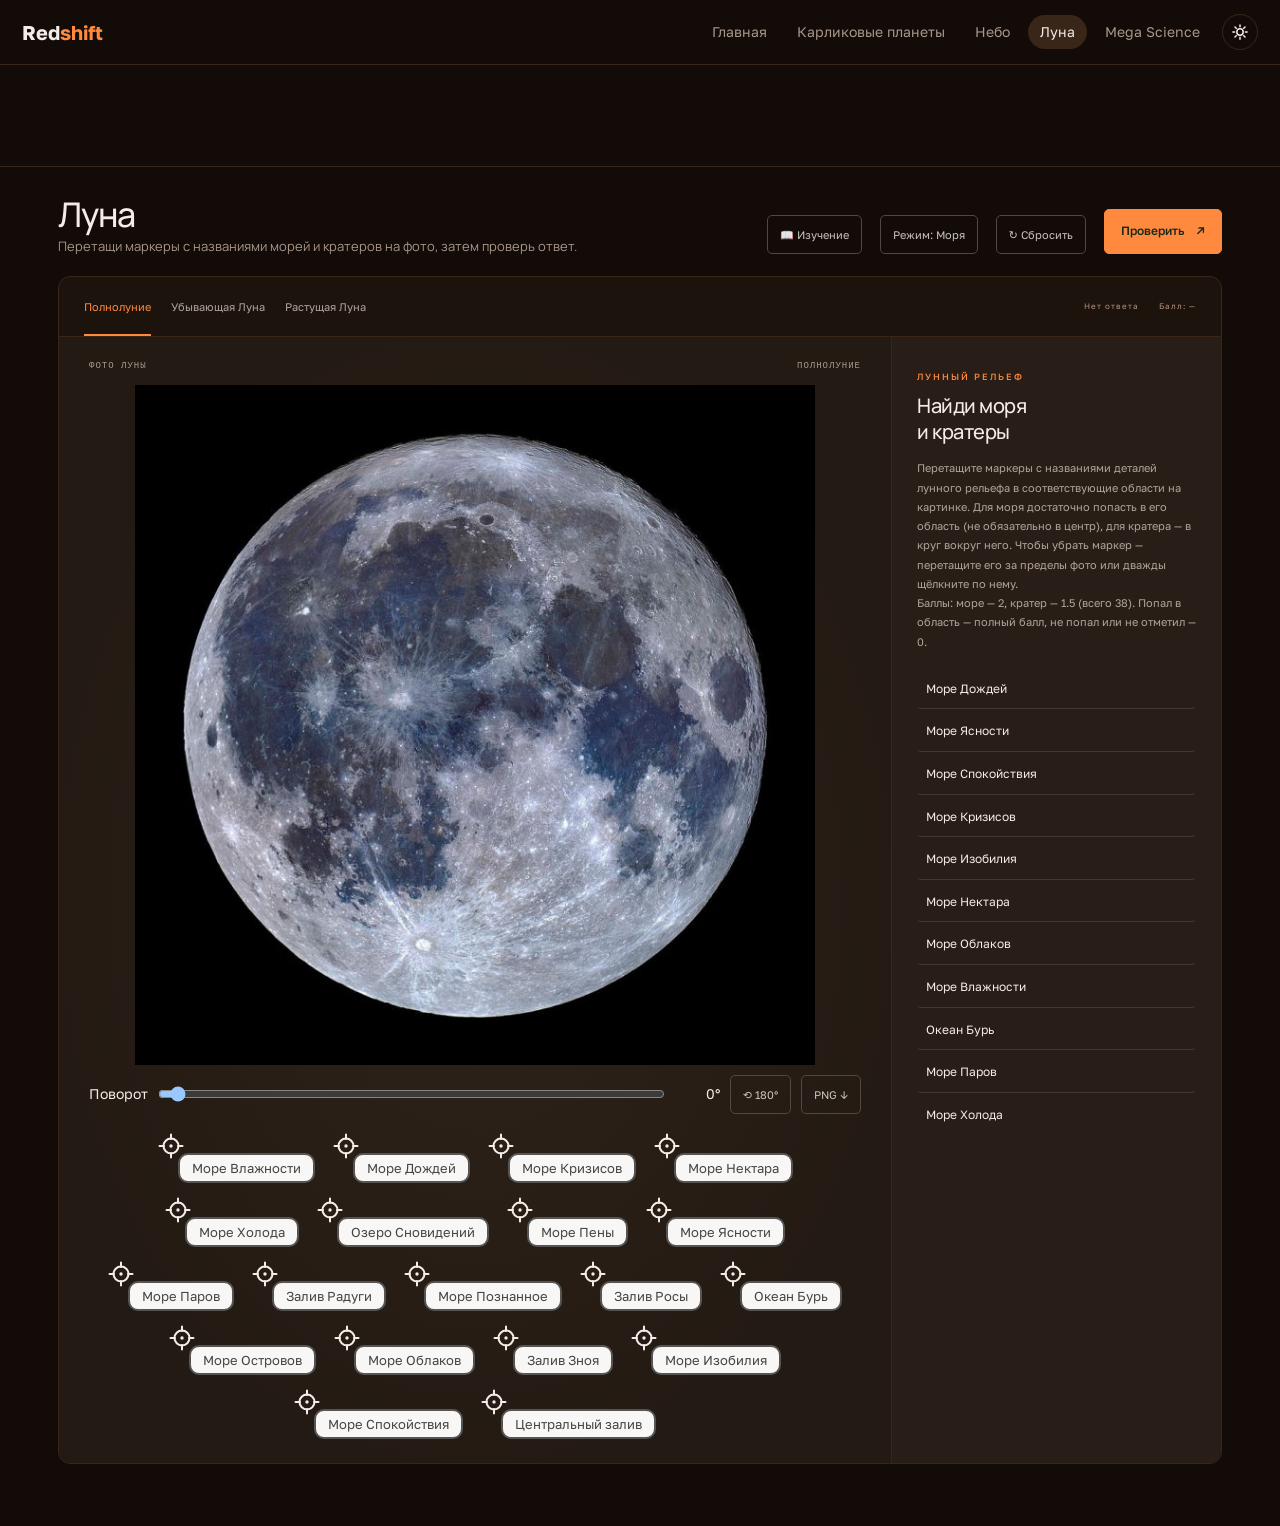
<file: sky/moon.html>
<!doctype html>
<html lang="ru">
  <head>
    <meta charset="utf-8" />
    <meta name="viewport" content="width=device-width,initial-scale=1" />
    <meta name="theme-color" content="#120b07" />
    <title>Redshift — Луна</title>
    <script src="../theme.js?v=2"></script>
    <link rel="stylesheet" href="styles.css?v=15" />
  </head>
  <body>
    <header class="rs-top"><a class="rs-brand" href="../#/">Red<span>shift</span></a><nav aria-label="Разделы"><a href="../#/">Главная</a><a href="../#/catalog">Карликовые планеты</a><a href="../#/sky">Небо</a><a href="moon.html" class="on">Луна</a><a href="mega.html">Mega Science</a></nav></header>
<header class="header"></header>
    <main class="exam-main">
      <section class="exam-bar" aria-label="Параметры режима">
        <h1>Луна<em>Перетащи маркеры с названиями морей и кратеров на фото, затем проверь ответ.</em></h1>
        <button class="secondary" id="study" type="button">📖 Изучение</button>
        <button class="secondary" id="mode" type="button">Режим</button>
        <button class="secondary" id="reset" type="button">↻ Сбросить</button>
        <button class="primary" id="check" type="button">Проверить <span>↗</span></button>
      </section>
      <div id="summary" hidden></div>
      <div id="moon"><p class="fine">Загрузка…</p></div>
    </main>
    <dialog id="mode-dialog" class="mode-dialog"></dialog>
    <script type="module" src="moon.js?v=16"></script>
  </body>
</html>
</file>
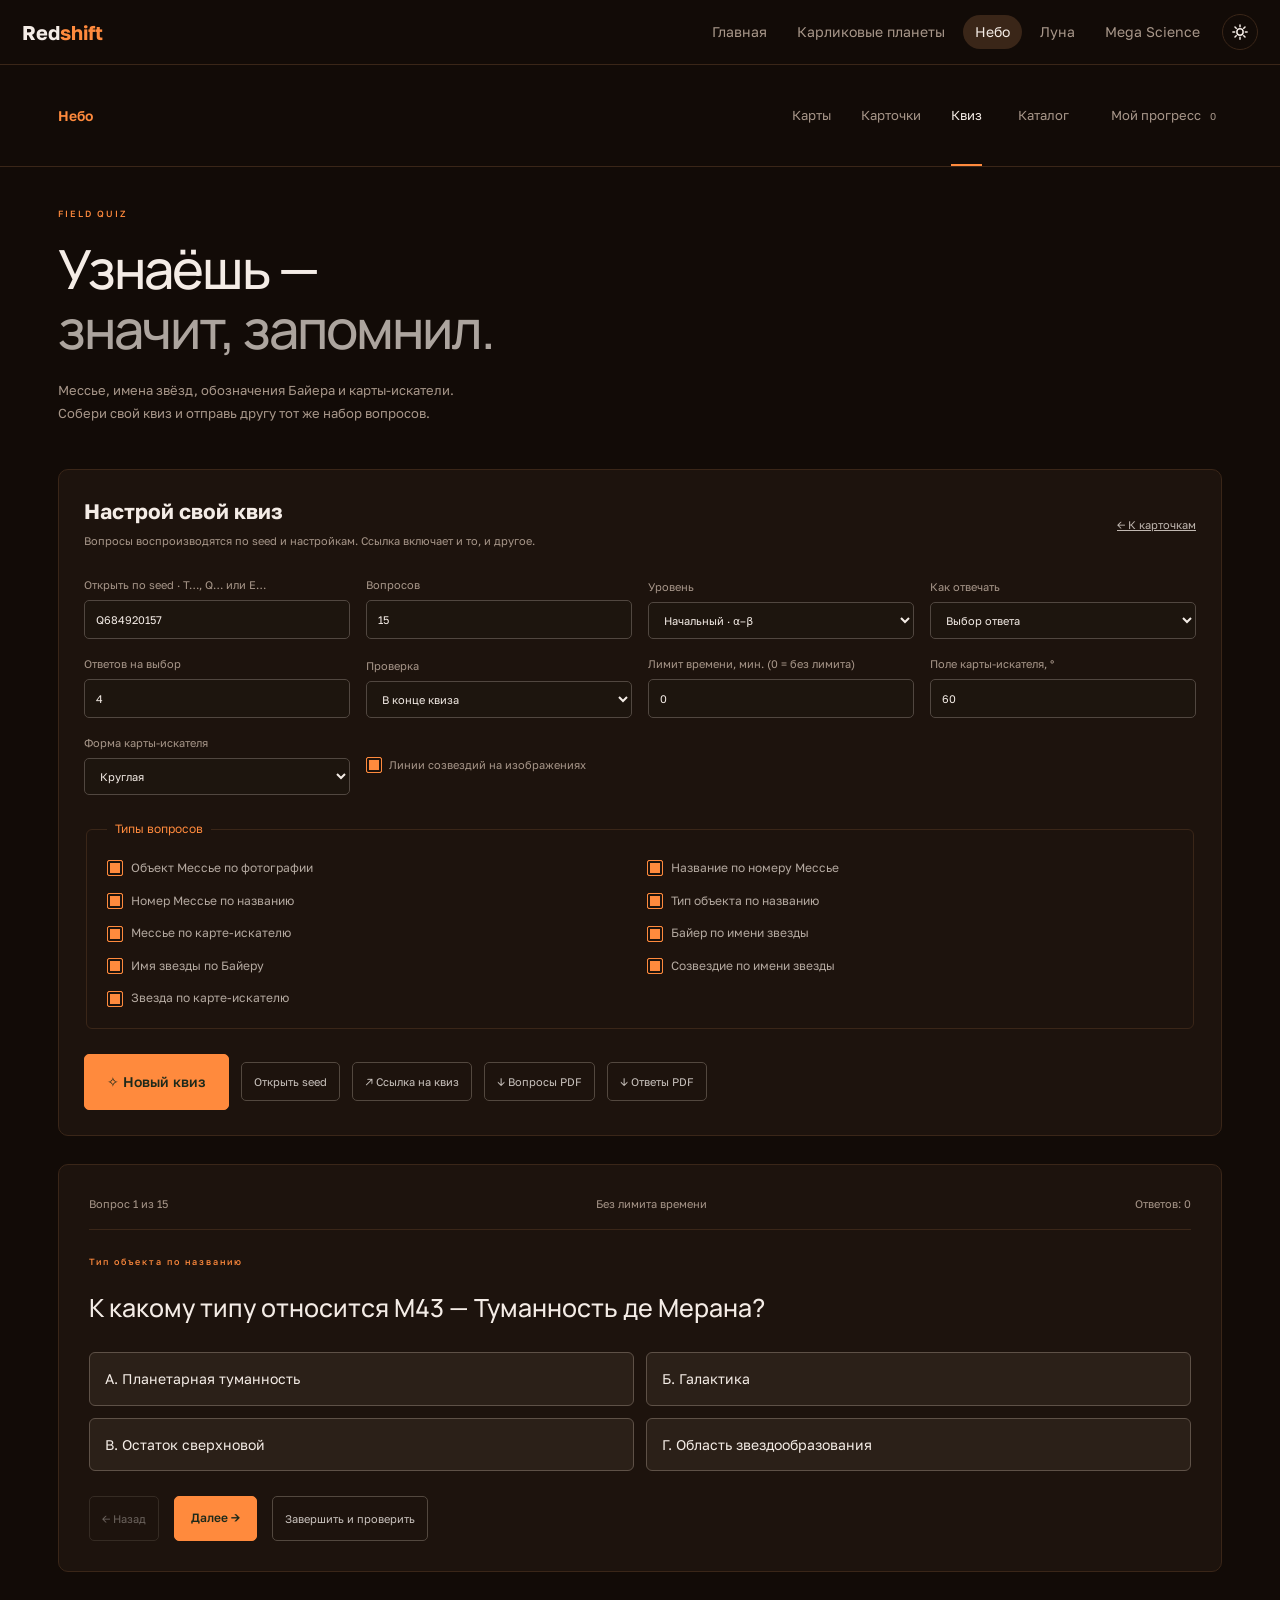
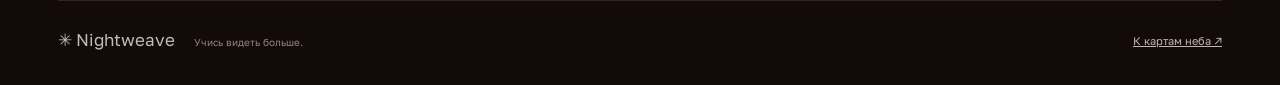
<file: sky/quiz/quiz.html>
<!doctype html>
<html lang="ru">
  <head>
    <meta charset="utf-8" />
    <meta name="viewport" content="width=device-width,initial-scale=1" />
    <meta name="theme-color" content="#0c141b" />
    <title>Redshift — Небо · Квиз</title>
    <script src="../../theme.js?v=2"></script>
    <link rel="stylesheet" href="styles.css?v=16" />
    <script type="module" src="quiz.js?v=12"></script>
  </head>
  <body>
    <header class="rs-top"><a class="rs-brand" href="../../#/">Red<span>shift</span></a><nav aria-label="Разделы"><a href="../../#/">Главная</a><a href="../../#/catalog">Карликовые планеты</a><a href="../../#/sky" class="on">Небо</a><a href="../moon.html">Луна</a><a href="../mega.html">Mega Science</a></nav></header>
    <header class="header"><span class="sub-label">Небо</span><nav aria-label="Небо"><a class="nav" href="../index.html">Карты</a><a class="nav" href="../cards.html">Карточки</a><a class="nav active" href="quiz.html">Квиз</a><button class="nav" id="quiz-catalog">Каталог</button><button class="nav" id="history-nav">Мой прогресс <span id="history-count">0</span></button></nav></header>
    <main class="quiz-main">
      <section class="intro">
        <div>
          <p class="eyebrow">FIELD QUIZ</p>
          <h1>Узнаёшь —<br /><em>значит, запомнил.</em></h1>
          <p class="intro-copy">
            Мессье, имена звёзд, обозначения Байера и карты-искатели.<br />Собери
            свой квиз и отправь другу тот же набор вопросов.
          </p>
        </div>
      </section>
      <section class="quiz-configuration settings" aria-label="Настройки квиза">
        <div class="setting-header">
          <div>
            <h2>Настрой свой квиз</h2>
            <p>
              Вопросы воспроизводятся по seed и настройкам. Ссылка включает и
              то, и другое.
            </p>
          </div>
          <a href="../cards.html" class="subtle">← К карточкам</a>
        </div>
        <div class="settings-grid">
          <label
            >Открыть по seed · T…, Q… или E…<input
              id="q-seed"
              inputmode="text"
              maxlength="14"
              value="Q684920157"
          /></label>
          <label
            >Вопросов<input
              id="q-count"
              type="number"
              min="1"
              max="40"
              value="15"
          /></label>
          <label
            >Уровень<select id="q-level">
              <option value="beginner">Начальный · α–β</option>
              <option value="standard">Базовый · α–δ</option>
              <option value="advanced">Продвинутый · α–θ</option>
              <option value="expert">Экспертный · все</option>
            </select></label
          >
          <label
            >Как отвечать<select id="q-answerMode">
              <option value="choice">Выбор ответа</option>
              <option value="text">Ввод вручную</option>
            </select></label
          >
          <label
            >Ответов на выбор<input
              id="q-options"
              type="number"
              min="2"
              max="6"
              value="4"
          /></label>
          <label
            >Проверка<select id="q-feedback">
              <option value="end">В конце квиза</option>
              <option value="each">После каждого ответа</option>
            </select></label
          >
          <label
            >Лимит времени, мин. (0 = без лимита)<input
              id="q-timeLimit"
              type="number"
              min="0"
              max="120"
              value="0"
          /></label>
          <label
            >Поле карты-искателя, °<input
              id="q-fov"
              type="number"
              min="20"
              max="100"
              value="60"
          /></label>
          <label
            >Форма карты-искателя<select id="q-shape">
              <option value="circle">Круглая</option>
              <option value="rectangle">Прямоугольная</option>
            </select></label
          >
          <label class="checkbox"
            ><input id="q-lines" type="checkbox" checked /> Линии созвездий на
            изображениях</label
          >
        </div>
        <fieldset class="quiz-types">
          <legend>Типы вопросов</legend>
          <div id="quiz-types"></div>
        </fieldset>
        <div class="quiz-actions">
          <button id="quiz-generate" class="primary generate-primary">
            ✧ Новый квиз</button
          ><button id="quiz-load" class="secondary">Открыть seed</button
          ><button id="quiz-copy" class="secondary">↗ Ссылка на квиз</button
          ><button id="quiz-print" class="secondary">↓ Вопросы PDF</button
          ><button id="quiz-print-answers" class="secondary">
            ↓ Ответы PDF
          </button>
        </div>
      </section>
      <section id="quiz-run" class="quiz-run" hidden aria-label="Вопросы квиза">
        <div class="quiz-progress">
          <span id="quiz-position"></span><span id="quiz-timer"></span
          ><span id="quiz-answered"></span>
        </div>
        <p id="quiz-topic" class="eyebrow"></p>
        <h2 id="quiz-question"></h2>
        <img id="quiz-photo" class="quiz-photo" alt="" hidden />
        <canvas
          id="quiz-image"
          width="800"
          height="800"
          hidden
          aria-label="Карта-искатель для вопроса"
        ></canvas>
        <button id="quiz-expand-map" class="secondary" data-map-expand hidden>⛶ Карта на весь экран</button>
        <div id="quiz-options"></div>
        <label id="quiz-text-label" class="tool-label" hidden
          >Твой ответ<input
            id="quiz-text"
            autocomplete="off"
            maxlength="100"
            placeholder="Введи ответ"
        /></label>
        <p id="quiz-feedback" aria-live="polite"></p>
        <div class="quiz-pagination">
          <button id="quiz-prev" class="secondary">← Назад</button
          ><button id="quiz-next" class="primary">Далее →</button
          ><button id="quiz-finish" class="secondary">
            Завершить и проверить
          </button>
        </div>
      </section>
      <section
        id="quiz-result"
        class="results"
        hidden
        aria-live="polite"
      ></section>
      <p id="quiz-loading">Загружаем звёздный каталог…</p>
      <footer class="page-footer">
        <span>✳ Nightweave <small>Учись видеть больше.</small></span
        ><a href="../index.html" class="subtle">К картам неба ↗</a>
      </footer>
    </main>
    <dialog id="dialog">
      <button class="dialog-close icon-button" aria-label="Закрыть">✕</button>
      <div id="dialog-content"></div>
    </dialog>
    <div id="toast" role="status" hidden></div>
  </body>
</html>
</file>
<file: sky/styles.css>
@import url("https://fonts.googleapis.com/css2?family=Golos+Text:wght@400;450;500;550;600;650;700&family=Manrope:wght@400;500;600;650;700;750;800&display=swap");
:root {
  color-scheme: dark;
  --bg: #120b07;
  --panel: #1d130d;
  --line: #3a2618;
  --text: #f4ece6;
  --muted: #a8978a;
  --lime: #ff8a3d;
  --cyan: #ffc48f;
  --orange: #ffb480;
  --font: "Golos Text", system-ui, sans-serif;
  --c-020910c9: #0e0804c9;
  --c-0b1720: #1d150e;
  --c-0c171f: #1c150f;
  --c-0c181f: #1c150f;
  --c-0d1922: #1f1710;
  --c-101c25: #221a13;
  --c-101c26: #231a13;
  --c-111e28: #251b14;
  --c-11202a: #261c15;
  --c-12222d: #291e16;
  --c-13212b: #271e17;
  --c-14212b: #281e17;
  --c-14242f: #2b2018;
  --c-15232d: #292019;
  --c-152633: #2f2319;
  --c-182629: #26201b;
  --c-1a281a: #1a281a;
  --c-1b2b2b: #29221d;
  --c-1c291b: #1c291b;
  --c-202d2d: #2b2622;
  --c-2a3a44: #40362e;
  --c-2b3a31: #2b3a31;
  --c-2b3a43: #3f362f;
  --c-2c3a44: #403730;
  --c-33444e: #4a3f37;
  --c-334954: #4f4238;
  --c-344334: #344334;
  --c-354854: #4f433a;
  --c-3a4c58: #53483f;
  --c-3c4b55: #514740;
  --c-3c4c56: #524840;
  --c-42515b: #574d46;
  --c-425663: #5e5147;
  --c-435560: #5c5047;
  --c-475963: #5f544b;
  --c-526444: #645144;
  --c-546351: #546351;
  --c-596a72: #6e645d;
  --c-5d7049: #705949;
  --c-62734c: #735c4c;
  --c-667580: #7c726a;
  --c-6d8593: #8d7e73;
  --c-718591: #8c8076;
  --c-758d9a: #94867b;
  --c-7b929f: #9a8b80;
  --c-7f949f: #9a8e84;
  --c-7f95a1: #9c8e84;
  --c-7f96a3: #9e8f84;
  --c-8196a1: #9c9086;
  --c-8297a4: #9f9187;
  --c-8499a6: #a19389;
  --c-849aa6: #a19389;
  --c-8ba0ac: #a79a90;
  --c-8ca6b4: #ae9e92;
  --c-8fa8b5: #afa095;
  --c-94b5c5: #beaa9b;
  --c-98abb5: #b1a59c;
  --c-9baab1: #aea59e;
  --c-9babaf: #aca49e;
  --c-9caeb8: #b4a9a0;
  --c-a0b1b9: #b5aba4;
  --c-a1b57c: #b5937c;
  --c-acbcc5: #c1b7b0;
  --c-acbec8: #c4b9b0;
  --c-aebcc4: #c1b8b1;
  --c-b0c1c9: #c5bbb4;
  --c-b0c67e: #c69b7e;
  --c-b2c0c4: #c1bab5;
  --c-b7c8cf: #cbc2bb;
  --c-bbc5c7: #c5c0bd;
  --c-bcc9ce: #cbc4bf;
  --c-c0d2ba: #d2c4ba;
}

@font-face {
  font-family: "Nightweave Symbols";
  src: url("assets/symbols.ttf") format("truetype");
  font-display: swap;
}

* {
  box-sizing: border-box;
}
body {
  margin: 0;
  background: var(--bg);
  color: var(--text);
  font: 14px/1.55 var(--font);
}
button,
input,
select {
  font: inherit;
}
button,
a,
input,
select {
  -webkit-tap-highlight-color: transparent;
}
button {
  cursor: pointer;
}
button {
  color: inherit;
  border: 0;
  background: none;
}
button:disabled {
  opacity: 0.45;
  cursor: wait;
}
a {
  color: inherit;
}
button:focus-visible,
a:focus-visible,
canvas:focus-visible {
  outline: 2px solid var(--lime);
  outline-offset: 4px;
}
button:hover {
  filter: brightness(1.15);
}
[hidden] {
  display: none !important;
}
.header {
  height: 102px;
  max-width: 1440px;
  margin: auto;
  padding: 0 58px;
  border-bottom: 1px solid var(--line);
  display: flex;
  align-items: center;
  justify-content: space-between;
  gap: 30px;
}
.brand {
  display: flex;
  text-decoration: none;
  gap: 13px;
  align-items: center;
  font:
    750 27px/1.1 Manrope,
    var(--font);
  letter-spacing: -1px;
}
.brand-mark {
  color: var(--lime);
  font-size: 49px;
}
.brand small {
  display: block;
  font: 9px/2.5 var(--font);
  letter-spacing: 2px;
  color: var(--muted);
}
nav {
  display: flex;
  gap: 30px;
  height: 100%;
}
.nav {
  position: relative;
  font-size: 13px;
  color: var(--muted);
}
.nav.active {
  color: var(--text);
}
.nav.active:after {
  content: "";
  height: 2px;
  background: var(--lime);
  bottom: 0;
  left: 0;
  right: 0;
  position: absolute;
}
.nav span {
  margin-left: 6px;
  font-size: 10px;
}
.header-note {
  font-size: 9px;
  letter-spacing: 1.6px;
  color: var(--muted);
  white-space: nowrap;
}
i.status-dot,
.header-note i {
  display: inline-block;
  width: 5px;
  height: 5px;
  border-radius: 50%;
  background: var(--lime);
  margin-right: 7px;
}
main {
  max-width: 1440px;
  margin: auto;
  padding: 0 58px;
}
.intro {
  display: flex;
  justify-content: space-between;
  align-items: center;
  padding: 51px 0 43px;
}
.eyebrow {
  font-size: 9px;
  letter-spacing: 2px;
  font-weight: 500;
  color: var(--lime);
  margin: 0 0 17px;
}
.eyebrow span {
  color: var(--c-667580);
  margin-left: 15px;
}
h1 {
  font:
    500 54px/1.12 Manrope,
    var(--font);
  letter-spacing: -2px;
  margin: 0 0 20px;
}
h1 em {
  font-style: normal;
  color: var(--c-9babaf);
}
.intro-copy {
  color: var(--muted);
  font-size: 13px;
  line-height: 1.8;
  margin: 0;
}
.intro-aside {
  width: 250px;
  border-left: 1px solid var(--line);
  padding-left: 35px;
  margin: 8px 26px 0 0;
}
.orbit-symbol {
  color: var(--lime);
  font-size: 66px;
  line-height: 1;
}
.intro-aside p {
  color: var(--c-bbc5c7);
  font-size: 14px;
  line-height: 1.7;
  margin: 14px 0 24px;
}
.mono {
  font:
    9px/1.5 ui-monospace,
    monospace;
  letter-spacing: 1px;
  color: var(--c-718591);
}
.workspace-heading {
  display: flex;
  justify-content: space-between;
  align-items: center;
  margin-bottom: 18px;
}
.workspace-heading > div {
  display: flex;
  align-items: center;
  gap: 14px;
}
.section-index {
  color: var(--lime);
  font-size: 11px;
}
.workspace-heading h2 {
  font-size: 16px;
  font-weight: 500;
  margin: 0;
}
.subtle {
  color: var(--c-aebcc4);
  font-size: 11px;
  padding: 8px 0;
}
.subtle span {
  margin-left: 12px;
}
.lab {
  border: 1px solid var(--line);
  border-radius: 12px;
  overflow: hidden;
  background: var(--panel);
}
.lab-top {
  display: flex;
  justify-content: space-between;
  align-items: center;
  gap: 14px;
  border-bottom: 1px solid var(--line);
  padding: 0 25px;
}
.tabs {
  display: flex;
  gap: 24px;
}
.tabs button {
  position: relative;
  font-size: 12px;
  padding: 21px 0;
  color: var(--c-9baab1);
  white-space: nowrap;
}
.tabs button[aria-selected="true"] {
  color: var(--lime);
}
.tabs button[aria-selected="true"]:after {
  position: absolute;
  content: "";
  bottom: 0;
  left: 0;
  right: 0;
  height: 2px;
  background: var(--lime);
}
.tabs button span {
  margin-left: 6px;
  border: 1px solid var(--c-344334);
  color: var(--lime);
  padding: 1px 5px;
  border-radius: 4px;
  font-size: 9px;
}
.difficulty {
  font-size: 8px;
  letter-spacing: 1px;
  color: var(--c-a1b57c);
  white-space: nowrap;
}
.lab-body {
  display: grid;
  grid-template-columns: minmax(0, 1fr) 330px;
}
.map-column {
  padding: 23px 30px 0;
  background: radial-gradient(ellipse at center, var(--c-152633) 0%, var(--c-101c26) 75%);
  min-width: 0;
}
.map-meta {
  display: flex;
  justify-content: space-between;
  gap: 10px;
  font:
    9px/1.5 ui-monospace,
    monospace;
  letter-spacing: 1px;
  color: var(--c-8ba0ac);
}
.map-stage {
  position: relative;
  width: min(100%, 670px);
  margin: 12px auto 6px;
  aspect-ratio: 1;
}
.map-stage canvas {
  position: absolute;
  inset: 4%;
  width: 92%;
  height: 92%;
  border-radius: 50%;
}
#sky {
  background: #110b07;
  border: 1px solid #594b40;
  cursor: crosshair;
  touch-action: none;
}
#marks {
  pointer-events: none;
}
.compass {
  position: absolute;
  font:
    9px ui-monospace,
    monospace;
  color: var(--c-8297a4);
}
.north {
  top: 0;
  left: 50%;
}
.south {
  bottom: 0;
  left: 50%;
}
.east {
  left: 0;
  top: 50%;
}
.west {
  right: 0;
  top: 50%;
}
.map-loading {
  position: absolute;
  inset: 40% 15%;
  text-align: center;
  color: var(--lime);
  font-size: 14px;
  pointer-events: none;
}
.map-toolbar {
  display: flex;
  align-items: center;
  justify-content: center;
  gap: 24px;
  padding: 10px 0 19px;
}
.checkbox {
  display: flex;
  align-items: center;
  gap: 8px;
  font-size: 10px;
  color: var(--c-9caeb8);
  cursor: pointer;
}
.checkbox input {
  appearance: none;
  width: 12px;
  height: 12px;
  min-width: 12px;
  border: 1px solid var(--c-596a72);
  background: transparent;
  border-radius: 2px;
  margin: 0;
  cursor: pointer;
}
.checkbox input:checked {
  background: var(--lime);
  border-color: var(--lime);
  box-shadow: inset 0 0 0 2px var(--panel);
}
.map-caption {
  border-top: 1px solid var(--line);
  display: flex;
  align-items: center;
  gap: 10px;
  min-height: 56px;
}
.map-caption p {
  font-size: 10px;
  color: var(--c-8499a6);
  flex: 1;
  margin: 0;
}
.tiny-star {
  font-size: 22px;
  color: var(--lime);
}
.map-caption .mono {
  font-size: 8px;
  white-space: nowrap;
}
.assignment {
  border-left: 1px solid var(--line);
  padding: 27px 25px 19px;
  background: var(--c-14212b);
  display: flex;
  flex-direction: column;
}
.assignment-header {
  position: relative;
}
.assignment-icon {
  position: absolute;
  right: 0;
  top: 0;
  color: var(--lime);
  font-size: 23px;
}
.assignment-header h2 {
  font:
    500 23px/1.3 Manrope,
    var(--font);
  letter-spacing: -0.5px;
  margin: 8px 0 13px;
}
.assignment-header p {
  font-size: 11px;
  line-height: 1.75;
  color: var(--c-98abb5);
  margin: 0;
}
.completion {
  display: flex;
  flex-wrap: wrap;
  justify-content: space-between;
  gap: 9px;
  font-size: 10px;
  color: var(--c-a0b1b9);
  margin: 23px 0 13px;
}
.completion > div {
  height: 3px;
  background: var(--c-2a3a44);
  width: 100%;
  border-radius: 4px;
  overflow: hidden;
}
.completion i {
  display: block;
  background: var(--lime);
  height: 100%;
  width: 0;
  transition: width 0.2s;
}
.objects {
  max-height: 410px;
  overflow: auto;
  scrollbar-width: thin;
  scrollbar-color: var(--c-42515b) transparent;
}
.object-row {
  border: 1px solid transparent;
  border-bottom-color: var(--c-2c3a44);
  border-radius: 4px;
  display: grid;
  grid-template-columns: 1fr auto;
  align-items: center;
  gap: 2px;
  padding: 2px 8px;
  margin: 2px 0;
}
.object-row.selected {
  border-color: var(--c-62734c);
  background: var(--c-202d2d);
}
.object-select {
  text-align: left;
  padding: 8px 0;
  display: flex;
  gap: 10px;
  align-items: center;
  font-size: 12px;
  min-width: 0;
}
.object-number {
  font: 9px ui-monospace;
  color: var(--c-7b929f);
}
.object-name {
  overflow-wrap: anywhere;
}
.object-state {
  font-size: 10px;
  color: var(--lime);
  margin-left: auto;
}
.absent {
  font-size: 9px;
  color: var(--c-7f95a1);
  padding: 7px 3px;
  white-space: nowrap;
  display: inline-flex;
  align-items: center;
}
/* ■ — то же обозначение «нет на карте», что и в экзамене */
.sq {
  display: inline-block;
  width: 11px;
  height: 11px;
  box-sizing: border-box;
  border: 1.5px solid currentColor;
  border-radius: 2px;
  margin-right: 5px;
  flex: none;
}
.absent[aria-pressed="true"] .sq,
.sq.on { background: currentColor; }
.entry-absent {
  display: inline-flex;
  align-items: center;
  font-size: 9px;
  color: var(--lime);
  white-space: nowrap;
}
.sandbox-absent { margin: 0 0 12px; }
.absent[aria-pressed="true"] {
  color: var(--lime);
}
.bayer-answer {
  grid-column: 1/-1;
  font-size: 11px;
  width: 100%;
  padding: 6px 8px !important;
  margin-bottom: 5px;
  background: var(--c-0d1922) !important;
}
.assignment-actions {
  margin-top: auto;
  padding-top: 18px;
}
.primary {
  background: var(--lime);
  color: var(--c-1c291b);
  border: 1px solid var(--lime);
  border-radius: 5px;
  padding: 12px 16px;
  font-size: 12px;
  font-weight: 550;
  display: flex;
  justify-content: space-between;
  align-items: center;
  gap: 12px;
}
.assignment-actions > .primary {
  width: 100%;
}
.assignment-actions > div {
  display: flex;
  gap: 8px;
  margin-top: 9px;
}
.secondary {
  border: 1px solid var(--c-3a4c58);
  border-radius: 5px;
  padding: 10px 12px;
  color: var(--c-bcc9ce);
  font-size: 11px;
}
.assignment-actions .secondary {
  flex: 1;
}
.icon-button {
  border: 1px solid var(--c-354854);
  border-radius: 5px;
  padding: 8px 13px;
  font-size: 12px;
  color: var(--c-b0c1c9);
}
.assignment-actions p {
  font-size: 9px;
  text-align: center;
  color: var(--c-7f949f);
  margin: 12px 0 0;
}
.lab-footer {
  border-top: 1px solid var(--line);
  display: flex;
  align-items: center;
  gap: 22px;
  padding: 11px 25px;
  font-size: 9px;
  color: var(--c-849aa6);
}
.lab-footer .footer-coords {
  margin-left: auto;
  font: 9px ui-monospace;
  letter-spacing: 0.5px;
}
.lab-footer .subtle {
  font-size: 10px;
}
.below {
  display: grid;
  grid-template-columns: repeat(3, 1fr);
  margin-top: 28px;
  margin-bottom: 46px;
  gap: 28px;
}
.note-card {
  display: flex;
  gap: 13px;
  padding-top: 15px;
  border-top: 1px solid var(--line);
}
.note-number {
  font: 10px ui-monospace;
  color: var(--c-6d8593);
  padding-top: 4px;
}
.note-card h3 {
  font-size: 12px;
  font-weight: 500;
  margin: 0 0 9px;
}
.note-card p {
  font-size: 11px;
  line-height: 1.75;
  color: var(--c-7f96a3);
  margin: 0;
}
.note-card > span:last-child {
  margin-left: auto;
  color: var(--c-b0c67e);
  font-size: 25px;
  align-self: flex-start;
  line-height: 1;
}
.page-footer {
  padding: 23px 0 28px;
  border-top: 1px solid var(--line);
  display: flex;
  justify-content: space-between;
  align-items: center;
  color: var(--c-b2c0c4);
  font-size: 17px;
}
.page-footer small {
  font-size: 10px;
  margin-left: 15px;
  color: var(--c-758d9a);
}
.settings {
  padding: 25px;
  background: var(--panel);
  border: 1px solid var(--line);
  border-radius: 10px;
  margin-bottom: 20px;
}
.setting-header {
  display: flex;
  align-items: center;
  justify-content: space-between;
  margin-bottom: 22px;
}
.setting-header h3 {
  margin: 0;
  font-size: 16px;
}
.setting-header p {
  color: var(--muted);
  font-size: 11px;
  margin: 5px 0;
}
.settings-grid {
  display: grid;
  grid-template-columns: repeat(4, minmax(0, 1fr));
  gap: 16px;
}
.settings-grid label {
  font-size: 11px;
  color: var(--muted);
  display: flex;
  flex-direction: column;
  gap: 7px;
}
input:not([type="checkbox"]),
select {
  border: 1px solid var(--c-3c4b55);
  background: var(--c-0b1720);
  border-radius: 5px;
  padding: 10px 11px;
  color: var(--text);
  width: 100%;
  min-width: 0;
  outline: none;
}
input:focus,
select:focus {
  border-color: var(--lime);
}
.settings-bottom {
  display: flex;
  gap: 24px;
  margin-top: 24px;
  align-items: center;
  flex-wrap: wrap;
}
.settings-bottom .primary {
  margin-left: auto;
}
.fine {
  font-size: 10px;
  color: var(--c-8196a1);
  margin-bottom: 0;
}
.results {
  border: 1px solid var(--c-526444);
  background: var(--c-182629);
  border-radius: 10px;
  padding: 26px;
  margin-top: 22px;
}
.results-top {
  display: flex;
  align-items: center;
  justify-content: space-between;
  gap: 20px;
}
.score {
  font:
    500 38px Manrope,
    var(--font);
  color: var(--lime);
}
.results h3 {
  margin: 0;
  font-size: 18px;
}
.results p {
  color: var(--muted);
  font-size: 12px;
}
.legend {
  display: flex;
  gap: 16px;
  font-size: 11px;
  color: var(--c-acbcc5);
}
.legend .correct {
  color: var(--lime);
}
.legend .user {
  color: var(--orange);
}
table {
  width: 100%;
  border-collapse: collapse;
  font-size: 12px;
  margin: 18px 0;
}
th,
td {
  text-align: left;
  padding: 9px 8px;
  border-bottom: 1px solid var(--line);
}
th {
  color: var(--muted);
  font-weight: 400;
}
dialog {
  background: var(--c-15232d);
  color: var(--text);
  border: 1px solid var(--c-475963);
  border-radius: 12px;
  padding: 35px;
  max-width: 760px;
  width: calc(100% - 30px);
  max-height: 85vh;
  overflow: auto;
}
dialog::backdrop {
  background: var(--c-020910c9);
  backdrop-filter: blur(5px);
}
.dialog-close {
  float: right;
  margin: -16px -16px 0 10px;
}
dialog h2 {
  font: 500 27px Manrope;
}
dialog p,
dialog li {
  color: var(--c-acbec8);
  line-height: 1.8;
  font-size: 13px;
}
dialog a {
  color: var(--lime);
}
dialog ol {
  padding-left: 20px;
}
#toast {
  position: fixed;
  bottom: 26px;
  left: 50%;
  transform: translateX(-50%);
  background: var(--lime);
  color: var(--c-1a281a);
  padding: 12px 22px;
  border-radius: 7px;
  z-index: 20;
  box-shadow: 0 4px 30px #0006;
  font-size: 12px;
}
#line-tools p {
  font-size: 12px;
  color: var(--muted);
}
.history-empty {
  padding: 25px;
  text-align: center;
}
@media (min-width: 1500px) {
  main,
  .header {
    max-width: 1500px;
  }
  .map-stage {
    max-width: 680px;
  }
  .assignment {
    padding: 32px;
  }
  .lab-body {
    grid-template-columns: minmax(0, 1fr) 365px;
  }
}
@media (max-width: 1100px) {
  main,
  .header {
    padding-left: 30px;
    padding-right: 30px;
  }
  .header-note {
    display: none;
  }
  .difficulty {
    display: none;
  }
  .tabs {
    gap: 21px;
  }
  .lab-body {
    grid-template-columns: minmax(0, 1fr) 300px;
  }
  .map-column {
    padding-left: 18px;
    padding-right: 18px;
  }
  .map-toolbar {
    gap: 12px;
  }
  .map-caption .mono {
    display: none;
  }
  .assignment {
    padding: 24px 20px;
  }
  .intro-aside {
    margin-right: 0;
  }
  .lab-footer {
    flex-wrap: wrap;
    gap: 8px 22px;
  }
  .settings-grid {
    grid-template-columns: repeat(3, minmax(0, 1fr));
  }
}
@media (max-width: 760px) {
  .header {
    height: 80px;
    padding: 0 20px;
    gap: 15px;
  }
  .brand {
    font-size: 23px;
  }
  .brand-mark {
    font-size: 37px;
  }
  .brand small {
    font-size: 7px;
    letter-spacing: 1.5px;
  }
  nav {
    gap: 18px;
  }
  .nav {
    font-size: 11px;
  }
  #help-nav {
    display: none;
  }
  main {
    padding: 0 18px;
  }
  .intro {
    padding: 35px 3px 30px;
  }
  h1 {
    font-size: 39px;
    letter-spacing: -1.5px;
  }
  .intro-aside {
    display: none;
  }
  .intro-copy {
    font-size: 12px;
  }
  .desktop {
    display: none;
  }
  .workspace-heading h2 {
    font-size: 13px;
  }
  .workspace-heading > div {
    gap: 8px;
  }
  .workspace-heading .subtle {
    font-size: 10px;
  }
  .lab-top {
    padding: 0 15px;
    overflow: auto;
  }
  .tabs {
    gap: 20px;
  }
  .tabs button {
    font-size: 11px;
    padding: 17px 0;
  }
  .lab-body {
    display: block;
  }
  .map-column {
    padding: 16px 13px 0;
  }
  .map-meta {
    font-size: 8px;
  }
  .map-stage {
    max-width: 540px;
    margin-top: 14px;
  }
  .map-toolbar {
    gap: 20px;
  }
  .map-caption {
    min-height: 50px;
  }
  .assignment {
    border-left: 0;
    border-top: 1px solid var(--line);
    padding: 22px;
  }
  .assignment-header h2 br {
    display: none;
  }
  .assignment-header h2 {
    font-size: 22px;
  }
  .objects {
    max-height: 360px;
  }
  .object-row {
    padding: 3px 10px;
  }
  .object-select {
    font-size: 13px;
  }
  .absent {
    font-size: 11px;
  }
  .assignment-actions {
    padding-top: 20px;
  }
  .assignment-actions .primary {
    font-size: 13px;
  }
  .lab-footer {
    padding: 12px 18px;
    gap: 7px 18px;
  }
  .footer-coords {
    display: none;
  }
  .below {
    grid-template-columns: 1fr;
    gap: 18px;
    margin-bottom: 25px;
  }
  .note-card {
    padding-top: 13px;
  }
  .note-card p {
    font-size: 12px;
  }
  .page-footer {
    flex-wrap: wrap;
    gap: 10px;
  }
  .page-footer > .mono {
    display: none;
  }
  .page-footer small {
    display: none;
  }
  .settings-grid {
    grid-template-columns: repeat(2, minmax(0, 1fr));
  }
  .settings {
    padding: 18px;
  }
  .setting-header {
    gap: 15px;
    align-items: start;
  }
  .settings-bottom {
    gap: 14px;
  }
  .settings-bottom .primary {
    margin: 5px 0 0;
    width: 100%;
  }
  .results {
    padding: 20px;
  }
  .results-top {
    align-items: start;
  }
  .score {
    font-size: 29px;
  }
  .legend {
    flex-wrap: wrap;
  }
  th,
  td {
    padding: 8px 4px;
    font-size: 10px;
  }
}
@media (prefers-reduced-motion: reduce) {
  * {
    transition: none !important;
    scroll-behavior: auto !important;
  }
}

.practice-controls {
  display: grid;
  grid-template-columns: minmax(190px, 1fr) minmax(220px, 1.3fr) 1.7fr;
  gap: 20px;
  align-items: center;
  margin: 0 0 22px;
  padding: 18px 22px;
  border: 1px solid var(--line);
  border-radius: 9px;
  background: var(--panel);
}
.practice-controls label,
.print-toolbar label,
.tool-label,
.atlas-search label,
.finder-toolbar > label:not(.checkbox) {
  display: flex;
  flex-direction: column;
  gap: 7px;
  font-size: 11px;
  color: var(--muted);
}
.practice-controls p {
  font-size: 11px;
  line-height: 1.8;
  color: var(--muted);
  margin: 0;
}
.extra-settings {
  margin-top: 17px;
}
.render-status {
  color: var(--c-8fa8b5);
  font:
    9px ui-monospace,
    monospace;
  text-align: center;
  margin: 4px 0 0;
  min-height: 14px;
}
.active-object {
  font-size: 11px;
  color: var(--lime);
  min-height: 18px;
  margin-top: 6px;
}
.tabs {
  overflow: auto;
  scrollbar-width: thin;
  gap: 20px;
}
.lab-top {
  min-width: 0;
}
.difficulty {
  margin-left: 10px;
}
.tabs button {
  font-size: 11px;
}
.object-row {
  grid-template-columns: minmax(0, 1fr) auto auto;
}
.object-info {
  font-size: 15px;
  color: var(--c-94b5c5);
  padding: 7px;
  min-width: 32px;
  min-height: 36px;
  border-radius: 4px;
}
.object-info:hover {
  background: var(--c-2b3a43);
  color: var(--lime);
}
.tool-label {
  margin-bottom: 12px;
}
.sandbox-buttons {
  display: flex;
  gap: 12px;
  align-items: center;
  margin: 12px 0 18px;
}
.sandbox-entries {
  max-height: 260px;
  overflow: auto;
}
.sandbox-entry {
  display: flex;
  gap: 8px;
  margin: 9px 0;
}
.sandbox-entry input {
  font-size: 12px;
}
.sandbox-entry button {
  min-width: 36px;
}
.print-toolbar {
  border-top: 1px solid var(--line);
  padding: 18px 24px;
  display: flex;
  align-items: end;
  flex-wrap: wrap;
  gap: 13px;
  background: var(--c-101c25);
}
.print-toolbar label {
  min-width: 260px;
}
.print-toolbar p {
  font-size: 10px;
  color: var(--muted);
  flex: 1;
  margin: 0 0 8px;
  min-width: 170px;
}
.table-scroll {
  overflow: auto;
}
.atlas-search {
  display: grid;
  grid-template-columns: 1fr 1.6fr;
  gap: 16px;
  margin-bottom: 20px;
}
.atlas-list {
  display: grid;
  grid-template-columns: repeat(2, minmax(0, 1fr));
  gap: 8px;
  max-height: 50vh;
  overflow: auto;
  padding: 2px;
}
.atlas-item {
  text-align: left;
  padding: 14px;
  border: 1px solid var(--c-334954);
  border-radius: 6px;
  background: var(--c-11202a);
  display: flex;
  flex-direction: column;
  gap: 5px;
}
.atlas-item strong {
  color: var(--lime);
  font-size: 15px;
}
.atlas-item span {
  font-size: 12px;
  color: var(--c-b7c8cf);
}
.atlas-item small {
  font-size: 10px;
  color: var(--c-8ca6b4);
}
.object-facts {
  display: grid;
  grid-template-columns: 1fr 1fr;
  gap: 14px;
}
.object-facts > div {
  padding: 12px;
  border: 1px solid var(--line);
  border-radius: 5px;
}
.object-facts dt {
  font-size: 10px;
  color: var(--muted);
  margin-bottom: 7px;
}
.object-facts dd {
  margin: 0;
  font-size: 13px;
}
.finder {
  display: block;
  width: min(100%, 600px);
  height: auto;
  aspect-ratio: 1;
  margin: 22px auto;
  border-radius: 50%;
  background: #130c07;
}
.finder-toolbar {
  display: flex;
  align-items: center;
  gap: 20px;
  flex-wrap: wrap;
}
.finder-toolbar select {
  padding: 6px 10px;
}
.finder-toolbar > label:not(.checkbox) {
  min-width: 95px;
}
#sky {
  touch-action: none;
  user-select: none;
  -webkit-user-select: none;
}
#line-tools .secondary {
  width: 100%;
}
.brand {
  white-space: nowrap;
  font-size: 25px;
}
@media (max-width: 1100px) {
  .header {
    gap: 20px;
  }
  nav {
    gap: 20px;
  }
  .practice-controls {
    grid-template-columns: 1fr 1.2fr;
  }
  .practice-controls p {
    grid-column: 1/-1;
  }
  .lab-top {
    padding: 0 16px;
  }
  .tabs {
    gap: 16px;
  }
  .tabs button {
    font-size: 10px;
  }
}
@media (max-width: 760px) {
  .header {
    height: auto;
    min-height: 84px;
    flex-wrap: wrap;
    padding-top: 12px;
    padding-bottom: 0;
    gap: 0 15px;
  }
  .brand {
    font-size: 23px;
  }
  .brand small {
    display: none;
  }
  nav {
    width: 100%;
    height: 40px;
    justify-content: space-between;
    gap: 12px;
  }
  .nav {
    font-size: 12px;
  }
  .header-note {
    display: none;
  }
  .intro {
    padding-top: 28px;
  }
  .practice-controls {
    grid-template-columns: 1fr;
    padding: 16px;
    gap: 13px;
  }
  .practice-controls p {
    font-size: 12px;
  }
  .practice-controls label,
  .tool-label,
  .print-toolbar label {
    font-size: 12px;
  }
  .practice-controls select {
    font-size: 14px;
    min-height: 44px;
  }
  .settings-grid label {
    font-size: 12px;
  }
  .settings-grid input,
  .settings-grid select {
    min-height: 44px;
    font-size: 14px;
  }
  .lab-top {
    padding: 0 12px;
  }
  .tabs {
    gap: 19px;
  }
  .tabs button {
    min-height: 48px;
    font-size: 12px;
  }
  .difficulty {
    display: none;
  }
  .map-meta {
    font-size: 9px;
  }
  .map-toolbar {
    flex-wrap: wrap;
    gap: 8px 16px;
  }
  .map-toolbar .checkbox {
    min-height: 38px;
    font-size: 11px;
  }
  .map-toolbar input[type="checkbox"] {
    width: 16px;
    height: 16px;
  }
  .render-status {
    font-size: 9px;
  }
  .object-row {
    padding: 3px 7px;
  }
  .object-select {
    min-height: 44px;
  }
  .absent {
    min-height: 44px;
    font-size: 11px;
  }
  .object-info {
    min-height: 44px;
    min-width: 38px;
  }
  .assignment {
    padding: 20px;
  }
  .assignment-header p {
    font-size: 13px;
  }
  .assignment-actions .primary,
  .assignment-actions .secondary {
    min-height: 46px;
    font-size: 13px;
  }
  .assignment-actions p {
    font-size: 11px;
  }
  .tool-label input,
  .tool-label select,
  .sandbox-entry input {
    font-size: 16px;
    min-height: 44px;
  }
  .sandbox-buttons button {
    min-height: 44px;
  }
  .print-toolbar {
    padding: 17px;
    align-items: stretch;
  }
  .print-toolbar label {
    min-width: 0;
    width: 100%;
  }
  .print-toolbar select {
    font-size: 13px;
  }
  .print-toolbar button {
    min-height: 44px;
    flex: 1;
    font-size: 12px;
  }
  .print-toolbar p {
    flex-basis: 100%;
    font-size: 11px;
    margin: 0;
  }
  .atlas-search {
    grid-template-columns: 1fr;
  }
  .atlas-search input,
  .atlas-search select {
    font-size: 16px;
    min-height: 44px;
  }
  .atlas-list {
    grid-template-columns: 1fr;
    max-height: 45vh;
  }
  .object-facts {
    grid-template-columns: 1fr;
  }
  .finder-toolbar {
    gap: 15px;
  }
  .finder-toolbar .checkbox {
    font-size: 12px;
    min-height: 44px;
  }
  .finder-toolbar select {
    font-size: 16px;
  }
  dialog {
    padding: 24px;
  }
  .dialog-close {
    min-width: 40px;
    min-height: 40px;
    margin: -10px -10px 0 0;
  }
  .table-scroll th,
  .table-scroll td {
    font-size: 12px;
  }
  #toast {
    width: calc(100% - 32px);
    text-align: center;
    bottom: 15px;
  }
}
@media (min-width: 761px) and (max-width: 1024px) {
  .lab-body {
    display: block;
  }
  .assignment {
    border-left: 0;
    border-top: 1px solid var(--line);
  }
  #objects {
    display: grid;
    grid-template-columns: repeat(2, minmax(0, 1fr));
    gap: 8px 20px;
    max-height: 320px;
  }
  .map-stage {
    max-width: 670px;
  }
}
.nav[href] {
  text-decoration: none;
  display: flex;
  align-items: center;
}
.variant-bar {
  padding: 24px;
  margin: 0 0 20px;
  border: 1px solid var(--c-5d7049);
  border-radius: 10px;
  background: linear-gradient(110deg, var(--c-1b2b2b), var(--c-111e28));
  display: grid;
  grid-template-columns: 1fr auto;
  gap: 20px;
  align-items: center;
}
.variant-bar h2,
.variant-summary h2 {
  margin: 0 0 10px;
  font:
    500 23px Manrope,
    system-ui,
    sans-serif;
}
.variant-bar p {
  margin: 0;
  color: var(--muted);
  font-size: 12px;
}
.variant-bar .eyebrow {
  color: var(--lime);
  margin-bottom: 10px;
}
.generate-primary {
  min-height: 55px;
  padding: 16px 22px;
  font-size: 14px;
  justify-content: center;
}
.seed-controls {
  grid-column: 1/-1;
  display: flex;
  align-items: end;
  gap: 12px;
  flex-wrap: wrap;
  padding-top: 18px;
  border-top: 1px solid var(--line);
}
.seed-controls label {
  font-size: 11px;
  color: var(--muted);
  display: flex;
  flex-direction: column;
  gap: 7px;
}
.seed-controls input {
  width: 200px;
}
.seed-controls .subtle {
  margin-bottom: 7px;
}
.variant-summary {
  padding: 23px;
  border: 1px solid var(--line);
  border-radius: 10px;
  margin-bottom: 28px;
  display: grid;
  grid-template-columns: 1fr 1.3fr;
  gap: 15px 30px;
  align-items: center;
  background: var(--panel);
}
.variant-summary h2 strong {
  color: var(--lime);
  white-space: nowrap;
}
.variant-summary p {
  font-size: 11px;
  color: var(--muted);
  margin: 0;
}
.variant-summary .eyebrow {
  color: var(--lime);
  margin-bottom: 10px;
}
#variant-scores > div {
  display: flex;
  justify-content: space-between;
  gap: 15px;
  font-size: 11px;
  border-bottom: 1px solid var(--line);
  padding: 5px 0;
}
#variant-scores strong {
  white-space: nowrap;
  font-weight: 500;
  color: var(--c-c0d2ba);
}
.variant-summary > button {
  justify-self: start;
}
.maps-settings {
  display: grid;
  grid-template-columns: repeat(3, minmax(0, 1fr));
  gap: 15px;
  margin-top: 22px;
}
.map-settings {
  border: 1px solid var(--c-3c4c56);
  border-radius: 6px;
  padding: 14px;
  display: grid;
  grid-template-columns: repeat(2, minmax(0, 1fr));
  gap: 12px;
  min-width: 0;
}
.map-settings legend {
  font-size: 11px;
  color: var(--lime);
  padding: 0 7px;
}
.map-settings label {
  font-size: 10px;
  color: var(--muted);
  display: flex;
  flex-direction: column;
  gap: 6px;
}
.map-settings select,
.map-settings input {
  padding: 8px;
  font-size: 11px;
}
.map-stage.rectangular canvas,
#sky.rectangular {
  border-radius: 0;
}
.map-stage.rectangular {
  margin-top: 25px;
  margin-bottom: 18px;
}
.map-stage.rectangular #sky {
  border-radius: 0;
}
.quiz-main {
  max-width: 1280px;
}
.quiz-main .intro {
  padding-top: 40px;
}
.quiz-configuration h2 {
  margin: 0;
  font-size: 21px;
}
.quiz-types {
  border: 1px solid var(--line);
  padding: 20px;
  margin-top: 25px;
  border-radius: 6px;
}
.quiz-types legend {
  font-size: 12px;
  color: var(--lime);
  padding: 0 8px;
}
#quiz-types {
  display: grid;
  grid-template-columns: repeat(2, minmax(0, 1fr));
  gap: 14px;
}
#quiz-types label {
  font-size: 12px;
}
.quiz-actions {
  display: flex;
  gap: 12px;
  flex-wrap: wrap;
  align-items: center;
  margin-top: 25px;
}
.quiz-actions .primary {
  min-height: 44px;
}
.quiz-run {
  margin: 28px 0;
  padding: 30px;
  background: var(--panel);
  border: 1px solid var(--line);
  border-radius: 10px;
}
.quiz-progress {
  display: flex;
  justify-content: space-between;
  gap: 15px;
  flex-wrap: wrap;
  font-size: 11px;
  color: var(--muted);
  border-bottom: 1px solid var(--line);
  padding-bottom: 17px;
  margin-bottom: 25px;
}
.quiz-run h2 {
  font:
    500 25px/1.5 Manrope,
    system-ui,
    sans-serif;
  max-width: 850px;
}
#quiz-image {
  width: min(100%, 600px);
  height: auto;
  display: block;
  margin: 25px auto;
}
#quiz-options {
  display: grid;
  grid-template-columns: repeat(2, minmax(0, 1fr));
  gap: 12px;
  margin: 25px 0;
}
.quiz-choice {
  padding: 15px;
  text-align: left;
  border: 1px solid var(--c-425663);
  background: var(--c-14242f);
  border-radius: 6px;
  min-height: 50px;
  font-size: 14px;
}
.quiz-choice.selected {
  border-color: var(--lime);
  background: var(--c-2b3a31);
  color: var(--lime);
}
.quiz-choice:disabled {
  opacity: 1;
  cursor: default;
}
.quiz-pagination {
  display: flex;
  gap: 15px;
  flex-wrap: wrap;
  margin-top: 25px;
}
#quiz-feedback {
  color: var(--lime);
  font-size: 13px;
}
#quiz-text-label {
  max-width: 600px;
}
#quiz-text {
  font-size: 16px;
}
@media (max-width: 1000px) {
  .maps-settings {
    grid-template-columns: 1fr;
  }
  .map-settings {
    grid-template-columns: repeat(3, minmax(0, 1fr));
  }
  .variant-bar {
    grid-template-columns: 1fr;
  }
  .variant-bar > .primary {
    justify-self: start;
  }
  .variant-summary {
    grid-template-columns: 1fr;
  }
}
@media (max-width: 760px) {
  .variant-bar {
    padding: 18px;
    gap: 17px;
  }
  .variant-bar h2,
  .variant-summary h2 {
    font-size: 20px;
  }
  .variant-bar > .primary {
    width: 100%;
  }
  .seed-controls {
    gap: 10px;
  }
  .seed-controls label {
    width: 100%;
  }
  .seed-controls input {
    width: 100%;
    font-size: 16px;
  }
  .seed-controls button {
    min-height: 44px;
  }
  .variant-summary {
    padding: 18px;
  }
  #variant-scores > div {
    font-size: 12px;
    padding: 7px 0;
  }
  .map-settings {
    grid-template-columns: repeat(2, minmax(0, 1fr));
  }
  .map-settings input,
  .map-settings select {
    font-size: 14px;
    min-height: 44px;
  }
  .header nav {
    overflow: auto;
    white-space: nowrap;
    gap: 18px;
  }
  .header nav .nav {
    flex-shrink: 0;
  }
  .quiz-run {
    padding: 20px;
  }
  .quiz-run h2 {
    font-size: 21px;
  }
  #quiz-types,
  #quiz-options {
    grid-template-columns: 1fr;
  }
  #quiz-types .checkbox {
    min-height: 32px;
  }
  .quiz-pagination button {
    min-height: 44px;
    flex: 1;
  }
  .quiz-pagination button:last-child {
    flex-basis: 100%;
  }
  .quiz-actions button {
    min-height: 44px;
  }
  .quiz-actions .primary {
    width: 100%;
  }
  .quiz-configuration .settings-grid {
    grid-template-columns: 1fr;
  }
  .quiz-configuration input,
  .quiz-configuration select {
    font-size: 16px;
  }
  #quiz-types input[type="checkbox"] {
    width: 16px;
    height: 16px;
  }
}
.quiz-configuration .settings-grid > .checkbox {
  flex-direction: row;
  align-items: center;
  align-self: center;
}
.quiz-configuration input[type="checkbox"] {
  width: 16px;
  height: 16px;
  min-width: 16px;
  min-height: 16px;
  flex: none;
}
.bayer-fields {
  display: grid;
  grid-template-columns: minmax(0, 1fr) minmax(0, 1fr);
  gap: 10px;
}
.bayer-fields .bayer-constellation { grid-column: 1 / -1; }
.bayer-fields input, .bayer-fields select, #sandbox-point, .sandbox-entry select {
  width: 100%;
  min-width: 0;
  font: inherit;
  font-size: 16px;
}
.sandbox-entry select { flex: 1; padding: 10px; background: var(--c-0c181f); color: var(--text); border: 1px solid var(--c-33444e); border-radius: 5px; }

.map-toolbar { flex-wrap: wrap; gap: 12px 20px; }
.map-toolbar > button, .finder-toolbar > button { min-height: 40px; }
.object-select { min-height: 40px; }
.object-info, .absent { align-self: center; }
.object-number { min-width: 20px; text-align: right; font-variant-numeric: tabular-nums; }
.settings-grid { align-items: end; }
.seed-controls > button { min-height: 42px; }
.finder-view { min-width: 0; }
.fullscreen-shell {
  position: fixed;
  inset: 0;
  z-index: 10000;
  width: 100%;
  height: 100dvh;
  box-sizing: border-box;
  display: flex;
  flex-direction: column;
  overflow: hidden;
  background: var(--c-0c171f);
  color: var(--text);
  padding: env(safe-area-inset-top) env(safe-area-inset-right) env(safe-area-inset-bottom) env(safe-area-inset-left);
}
.fullscreen-toolbar { display: flex; align-items: center; flex-wrap: wrap; gap: 8px 14px; padding: 10px 16px; border-bottom: 1px solid var(--line); flex: none; }
.fullscreen-title { margin-right: auto; font-size: 14px; }
.fullscreen-toolbar button { min-height: 40px; padding: 8px 12px; border: 1px solid var(--c-435560); border-radius: 5px; font-size: 12px; white-space: nowrap; }
.fullscreen-zoom { display: flex; align-items: center; gap: 6px; }
.fullscreen-zoom output { width: 46px; text-align: center; font-size: 12px; font-variant-numeric: tabular-nums; }
.fullscreen-navigation { flex: none; padding: 8px 16px; border-bottom: 1px solid var(--line); }
.fullscreen-navigation .tabs { display: flex; flex-wrap: wrap; gap: 6px; }
.fullscreen-navigation .tabs button { min-height: 38px; padding: 8px 12px; }
.fullscreen-content { position: relative; flex: 1; min-height: 0; overflow: hidden; }
.fullscreen-content > .lab-body { height: 100%; display: grid; grid-template-columns: minmax(0, 1fr) 340px; overflow: hidden; }
.fullscreen-shell .map-column { padding: 12px 16px 0; display: flex; flex-direction: column; min-height: 0; }
.fullscreen-map-viewport { flex: 1; min-width: 0; min-height: 0; overflow: auto; overscroll-behavior: contain; touch-action: none; padding: 10px; display: grid; align-items: start; justify-items: start; scrollbar-width: thin; }
.fullscreen-map-viewport > .map-stage { max-width: none; margin: 0 auto; flex: none; }
.fullscreen-map-viewport > canvas { display: block; max-width: none !important; height: auto !important; margin: 0 auto !important; flex: none; }
.fullscreen-shell .map-caption { min-height: 38px; }
.fullscreen-shell .render-status { margin: 2px 0; }
.fullscreen-shell .map-toolbar { padding: 6px 0; }
.fullscreen-shell .assignment { min-height: 0; padding: 16px; overflow: auto; border-left: 1px solid var(--line); }
.fullscreen-shell .assignment-header h2 { font-size: 22px; margin: 10px 0; }
.fullscreen-shell .assignment-header p { font-size: 11px; }
.fullscreen-shell .objects { min-height: 100px; max-height: none; flex: 1; }
.fullscreen-shell #objects { display: block; }
.fullscreen-zoom button[aria-pressed="true"] { color: var(--lime); border-color: var(--lime); }
.fullscreen-map-viewport.is-panning canvas { cursor: grab !important; }
.fullscreen-map-viewport.is-gesturing canvas { cursor: grabbing !important; }
.fullscreen-shell .assignment-actions { background: var(--c-13212b); padding: 12px 0 0; }
.fullscreen-settings { position: absolute; inset: 0 0 0 auto; z-index: 4; width: min(540px, 100%); overflow: auto; background: var(--c-12222d); border-left: 1px solid var(--c-546351); box-shadow: -12px 0 40px #0008; }
.fullscreen-settings .settings { padding: 20px; margin: 0; border: none; }
.fullscreen-shell [data-map-expand] { display: none !important; }
.fullscreen-content > .finder-view { height: 100%; display: flex; flex-direction: column; padding: 16px; }
.fullscreen-content > #quiz-run { display: flex; flex-direction: column; gap: 8px; height: 100%; margin: 0; padding: 16px; overflow: auto; border: none; }
.fullscreen-shell #quiz-question { font-size: 19px; margin: 0; }
.fullscreen-shell #quiz-topic, .fullscreen-shell #quiz-feedback { margin: 0; }
.fullscreen-shell #quiz-options { margin: 0; gap: 8px; }
.fullscreen-shell .quiz-choice { padding: 10px 12px; }
.fullscreen-shell .quiz-pagination { margin-top: 0; flex: none; }
.fullscreen-shell #quiz-run > .fullscreen-map-viewport { min-height: 160px; }
@media (max-width: 760px) {
  .fullscreen-title { flex: 1; }
  .fullscreen-toolbar { gap: 6px; padding: 6px 10px; }
  .fullscreen-toolbar [data-close] { margin-left: auto; }
  .fullscreen-zoom { order: 2; flex: 1 0 100%; justify-content: center; }
  .fullscreen-navigation { padding: 4px 8px; }
  .fullscreen-navigation .tabs { flex-wrap: nowrap; overflow-x: auto; }
  .fullscreen-navigation .tabs button { flex: none; padding: 7px 10px; }
  .fullscreen-content > .lab-body { grid-template-columns: minmax(0, 1fr); grid-template-rows: minmax(0, 1fr) minmax(0, 40%); }
  .fullscreen-shell .map-column { padding: 6px 8px 0; }
  .fullscreen-shell .map-caption, .fullscreen-shell .assignment-header p, .fullscreen-shell .assignment-icon, .fullscreen-shell .assignment-header .eyebrow { display: none; }
  .fullscreen-shell .assignment { padding: 10px 14px; border-top: 1px solid var(--line); border-left: none; }
  .fullscreen-shell .assignment-header h2 { font-size: 18px; margin: 0 0 8px; }
  .fullscreen-shell .objects { min-height: 60px; max-height: 180px; }
  .fullscreen-shell .assignment-actions { margin-top: 6px; padding-top: 6px; display: grid; grid-template-columns: minmax(0, 1fr) auto; gap: 8px; flex-shrink: 0; }
  .fullscreen-shell .assignment-actions > div { margin-top: 0; }
  .fullscreen-shell .assignment-actions #new-task, .fullscreen-shell .assignment-actions > p { display: none; }
  .fullscreen-shell .map-toolbar { gap: 8px 12px; }
  .fullscreen-shell .checkbox { font-size: 10px; }
  .fullscreen-shell #quiz-options { grid-template-columns: repeat(2, minmax(0, 1fr)); }
  .fullscreen-shell #quiz-run { padding: 10px; }
  .fullscreen-shell .quiz-choice { font-size: 12px; padding: 8px; }
}

/* ===== Светлая тема ===== */
html[data-theme="light"] {
  color-scheme: light;
  --bg: #f4f1ef;
  --panel: #ffffff;
  --line: #e0dad5;
  --text: #28201a;
  --muted: #6e635a;
  --lime: #843a08;
  --cyan: #784e2d;
  --orange: #b85a14;
  --c-020910c9: #faf5f2c9;
  --c-0b1720: #efe9e4;
  --c-0c171f: #efe9e4;
  --c-0c181f: #efe9e4;
  --c-0d1922: #ede7e2;
  --c-101c25: #eae4df;
  --c-101c26: #eae3de;
  --c-111e28: #e9e2dc;
  --c-11202a: #e9e1da;
  --c-12222d: #e8ded7;
  --c-13212b: #e7dfd9;
  --c-14212b: #e6dfd9;
  --c-14242f: #e6dcd5;
  --c-15232d: #e5ddd7;
  --c-152633: #e4dad2;
  --c-182629: #e4ded9;
  --c-1a281a: #d8e4d8;
  --c-1b2b2b: #e1dbd7;
  --c-1c291b: #d8e3d7;
  --c-202d2d: #dcd8d5;
  --c-2a3a44: #d0c7c0;
  --c-2b3a31: #c6d3cb;
  --c-2b3a43: #cfc7c1;
  --c-2c3a44: #cec6c0;
  --c-33444e: #c7bdb6;
  --c-334954: #c6bab1;
  --c-344334: #bdcabd;
  --c-354854: #c4b9b1;
  --c-3a4c58: #bfb5ad;
  --c-3c4b55: #beb6af;
  --c-3c4c56: #beb5ae;
  --c-42515b: #b8b0a9;
  --c-425663: #b7aba2;
  --c-435560: #b6aca5;
  --c-475963: #b2a9a2;
  --c-526444: #b9a89d;
  --c-546351: #a0ad9d;
  --c-596a72: #a19992;
  --c-5d7049: #b39f92;
  --c-62734c: #b09c8f;
  --c-667580: #948b84;
  --c-6d8593: #8a7e74;
  --c-718591: #887d74;
  --c-758d9a: #82766d;
  --c-7b929f: #7c7168;
  --c-7f949f: #7a6f66;
  --c-7f95a1: #796e65;
  --c-7f96a3: #796d64;
  --c-8196a1: #786d64;
  --c-8297a4: #766b62;
  --c-8499a6: #746960;
  --c-849aa6: #746960;
  --c-8ba0ac: #6e6259;
  --c-8ca6b4: #6b5d53;
  --c-8fa8b5: #685c52;
  --c-94b5c5: #615144;
  --c-98abb5: #615750;
  --c-9baab1: #5f5853;
  --c-9babaf: #605a55;
  --c-9caeb8: #5d544d;
  --c-a0b1b9: #5a524b;
  --c-a1b57c: #7f624e;
  --c-acbcc5: #4e463f;
  --c-acbec8: #4d443d;
  --c-aebcc4: #4c4540;
  --c-b0c1c9: #4a423b;
  --c-b0c67e: #7c573e;
  --c-b2c0c4: #4a433e;
  --c-b7c8cf: #433b35;
  --c-bbc5c7: #423e3b;
  --c-bcc9ce: #403934;
  --c-c0d2ba: #34432f;
}
html[data-theme="light"] button:hover { filter: brightness(0.94); }
html[data-theme="light"] .primary { color: #ffffff; }
html[data-theme="light"] .map-column { background: radial-gradient(ellipse at center, #f3eeeb 0%, #ebe5e0 75%); }
html[data-theme="light"] .header,
html[data-theme="light"] .lab,
html[data-theme="light"] .settings { box-shadow: 0 1px 2px #35291f0d; }

/* ===== Кнопка смены вида карты ===== */
.display-toggle.on {
  border-color: var(--lime);
  color: var(--lime);
}

/* ===== Экзамен ===== */
.exam-main { padding-bottom: 40px; }
.exam-bar {
  display: flex;
  flex-wrap: wrap;
  align-items: flex-end;
  gap: 14px 18px;
  padding: 28px 0 22px;
}
.exam-bar h1 { font-size: 34px; letter-spacing: -1px; margin: 0; flex: 1 1 260px; }
.exam-bar h1 em { display: block; font-size: 13px; letter-spacing: 0; font-weight: 400; color: var(--muted); margin-top: 6px; }
.exam-bar label { font-size: 11px; color: var(--muted); display: flex; flex-direction: column; gap: 6px; }
.exam-bar input { width: 130px; }
.exam-bar select { width: 170px; }
.exam-bar .primary { justify-content: center; }
#summary {
  border: 1px solid var(--c-526444);
  background: var(--c-182629);
  border-radius: 10px;
  padding: 14px 20px;
  margin-bottom: 18px;
  font-weight: 600;
  color: var(--lime);
}
.exam-q { margin-bottom: 22px; }
.exam-q .lab-body { grid-template-columns: minmax(0, 1fr) 330px; }
.exam-q .map-column { padding-bottom: 20px; }
.exam-q .assignment { min-height: 100%; }
.exam-q .stage {
  position: relative;
  margin: 12px auto 6px;
  width: min(100%, 700px);
  user-select: none;
}
.exam-q .stage.rect { width: min(100%, 760px); }
.exam-q .stage canvas { width: 100%; display: block; background: #ffffff; }
.exam-q .layer { position: absolute; inset: 0; pointer-events: none; }
.exam-q .q-state { display: flex; justify-content: space-between; gap: 10px; }
.exam-q .prompt { margin: 0; font-size: 11px; line-height: 1.75; color: var(--c-98abb5); }
.exam-q .assignment-header h2 { font-size: 20px; }
/* Единый маркер: перекрестие в кружке + скруглённая метка справа-снизу (как в тренажёре, см. marker-style.js) */
.mk {
  --xh: url("data:image/svg+xml,%3Csvg xmlns='http://www.w3.org/2000/svg' viewBox='0 0 26 26'%3E%3Cg fill='none' stroke='black' stroke-width='2' stroke-linecap='round'%3E%3Ccircle cx='13' cy='13' r='7.5'/%3E%3Cpath d='M13 1.5V6M13 20V24.5M1.5 13H6M20 13H24.5'/%3E%3C/g%3E%3Ccircle cx='13' cy='13' r='1.7'/%3E%3C/svg%3E");
  touch-action: none;
  position: absolute;
  pointer-events: auto;
  cursor: grab;
  width: 0;
  height: 0;
  white-space: nowrap;
}
.mk i,
.ref i {
  position: absolute;
  left: 0;
  top: 0;
  width: 26px;
  height: 26px;
  margin: -13px 0 0 -13px;
  background: #000000;
  -webkit-mask: var(--xh) center / contain no-repeat;
  mask: var(--xh) center / contain no-repeat;
  font-size: 0;
}
.mk span {
  position: absolute;
  left: 7px;
  top: 7px;
  min-width: 30px;
  height: 30px;
  padding: 0 9px;
  box-sizing: border-box;
  display: flex;
  align-items: center;
  justify-content: center;
  background: #f9f7f5;
  color: #222222;
  border: 2px solid #555555;
  border-radius: 10px;
  font-size: 14px;
  line-height: 1;
}
.mk.sel span { border-color: #a06232; box-shadow: 0 0 0 2px #e2c1a8; }
.mk.bad span { border-color: #dd2222; }
.mk.good i { background: #2e7d32; }
.ref { --xh: url("data:image/svg+xml,%3Csvg xmlns='http://www.w3.org/2000/svg' viewBox='0 0 26 26'%3E%3Cg fill='none' stroke='black' stroke-width='2' stroke-linecap='round'%3E%3Ccircle cx='13' cy='13' r='7.5'/%3E%3Cpath d='M13 1.5V6M13 20V24.5M1.5 13H6M20 13H24.5'/%3E%3C/g%3E%3Ccircle cx='13' cy='13' r='1.7'/%3E%3C/svg%3E"); position: absolute; width: 0; height: 0; pointer-events: none; }
.ref i { background: #2e7d32; }
.ref em {
  position: absolute;
  right: 7px;
  bottom: 7px;
  font: 12px system-ui;
  font-style: normal;
  color: #2e7d32;
  background: #f9f7f5;
  border: 2px solid #2e7d32;
  border-radius: 8px;
  padding: 3px 7px;
  white-space: nowrap;
}

/* вертикальный список звёзд / объектов */
.ex-list { margin: 16px 0 0; padding: 0; list-style: none; max-height: 460px; overflow: auto; scrollbar-width: thin; scrollbar-color: var(--c-42515b) transparent; }
.ex-row {
  display: grid;
  grid-template-columns: auto 1fr auto;
  align-items: center;
  gap: 10px;
  border: 1px solid transparent;
  border-bottom-color: var(--c-2c3a44);
  border-radius: 4px;
  padding: 2px 8px;
  margin: 2px 0;
  font-size: 12px;
}
.ex-row.sel { border-color: var(--c-62734c); background: var(--c-202d2d); }
.ex-row .num { font: 9px ui-monospace, monospace; color: var(--c-7b929f); min-width: 16px; }
.ex-row .name { padding: 8px 0; text-align: left; overflow-wrap: anywhere; display: flex; gap: 8px; align-items: center; min-width: 0; }
.ex-row .grip { color: var(--c-7b929f); }
.ex-row.drag .name { cursor: grab; }
.ex-row .used-mark { color: var(--lime); font-size: 10px; margin-left: auto; }
.ex-row .strike-btn {
  width: 32px; height: 26px;
  border: 1px solid var(--c-354854);
  border-radius: 5px;
  color: var(--c-b0c1c9);
  display: grid;
  place-items: center;
}
/* значок ■ «объекта нет на карте»: пустой квадрат, при нажатии закрашивается */
.strike-btn .ico {
  display: block;
  width: 12px;
  height: 12px;
  box-sizing: border-box;
  border: 2px solid currentColor;
  border-radius: 2px;
}
.ex-row .strike-btn[aria-pressed="true"] .ico { background: currentColor; }
.ex-row .strike-btn[aria-pressed="true"] { border-color: var(--lime); color: var(--lime); }
.ex-row.struck .name .label { text-decoration: line-through; text-decoration-thickness: 2px; opacity: 0.5; }
.ex-row.struck .num { opacity: 0.5; }
.ex-row.used .label { opacity: 0.55; }

.exam-q .editor {
  margin-top: 14px;
  border: 1px solid var(--c-3c4b55);
  border-radius: 8px;
  padding: 10px;
  background: var(--c-0b1720);
}
.exam-q .editor input { margin-bottom: 8px; }
.exam-q .greek { display: grid; grid-template-columns: repeat(6, 1fr); gap: 4px; }
.exam-q .greek button { padding: 5px 0; font-size: 15px; border: 1px solid var(--c-3a4c58); border-radius: 4px; color: var(--text); }
.exam-q .greek button:hover { border-color: var(--lime); }
.exam-q .editor .row { display: flex; flex-wrap: wrap; gap: 8px; margin-top: 8px; align-items: center; }
.exam-q .editor .row small { flex: 1 1 100%; font-size: 10px; color: var(--muted); }
.exam-q .editor .row .secondary { flex: 1; }
.exam-q .editor .row .primary { flex: 1; justify-content: center; }
.exam-q .feedback { margin: 0; border-top: 1px solid var(--line); padding: 16px 30px 18px; font-size: 12px; background: var(--c-182629); }
.exam-q .feedback.ok { color: var(--lime); }
.exam-q .feedback ul { margin: 8px 0 0; padding: 0; list-style: none; columns: 2; font-size: 11px; color: var(--muted); }
.exam-q .feedback li { break-inside: avoid; margin-bottom: 3px; }
@media (max-width: 1100px) { .exam-q .lab-body { grid-template-columns: minmax(0, 1fr) 300px; } }
@media (max-width: 860px) {
  .exam-q .lab-body { grid-template-columns: 1fr; }
  .exam-q .assignment { border-left: 0; border-top: 1px solid var(--line); }
  .exam-q .feedback ul { columns: 1; }
  .exam-bar { padding-top: 20px; }
}

/* опорные точки: заголовки групп, символы */
.ex-list .ex-head { font: 9px ui-monospace, monospace; letter-spacing: 1.4px; text-transform: uppercase; color: var(--muted); padding: 14px 8px 4px; }
.ex-list .ex-head:first-child { padding-top: 2px; }
.ex-row .sym, .mk span.sym { font-family: "Nightweave Symbols", system-ui, "Segoe UI Symbol", sans-serif; }
.ex-row .sym { color: var(--lime); font-size: 17px; min-width: 20px; text-align: center; }
.mk span.sym { font-size: 15px; }
.mk.edge span { border-style: dashed; border-color: #95643e; }

/* панель греческих букв в тренажёре (как в экзамене) */
.greek-pad { margin: 12px 0; border: 1px solid var(--c-3c4b55); border-radius: 8px; padding: 10px; background: var(--c-0b1720); }
.greek-pad small { display: block; font-size: 10px; color: var(--muted); margin-bottom: 8px; }
.greek-pad .greek { display: grid; grid-template-columns: repeat(6, 1fr); gap: 4px; }
.greek-pad .greek button { padding: 5px 0; font-size: 15px; border: 1px solid var(--c-3a4c58); border-radius: 4px; color: var(--text); }
.greek-pad .greek button:hover { border-color: var(--lime); }

/* ===== Режим «Луна» ===== */
.moon-q { --xh: url("data:image/svg+xml,%3Csvg xmlns='http://www.w3.org/2000/svg' viewBox='0 0 26 26'%3E%3Cg fill='none' stroke='black' stroke-width='2' stroke-linecap='round'%3E%3Ccircle cx='13' cy='13' r='7.5'/%3E%3Cpath d='M13 1.5V6M13 20V24.5M1.5 13H6M20 13H24.5'/%3E%3C/g%3E%3Ccircle cx='13' cy='13' r='1.7'/%3E%3C/svg%3E"); }
.exam-q .moon-stage { width: min(100%, 500px); }
.moon-stage img { width: 100%; display: block; background: #4e2f17; }
.moon-stage .moon-ref { position: absolute; inset: 0; width: 100%; height: 100%; pointer-events: none; }
.moon-stage .moon-ref polygon,
.moon-stage .moon-ref circle { fill: rgba(70,200,100, 0.18); stroke: #4be07a; stroke-width: 2; stroke-dasharray: 6 4; }
/* на фото чёрное перекрестие подсвечено белым ореолом */
.moon-stage .mk i { filter: drop-shadow(0 0 1.5px #ffffff) drop-shadow(0 0 1px #ffffff); }
.moon-stage .ref i { filter: drop-shadow(0 0 1.5px #ffffff); }
/* выноски: подпись на периферии снимка + тусклый пунктир к реальному месту объекта */
.moon-stage .moon-lead { position: absolute; inset: 0; width: 100%; height: 100%; pointer-events: none; }
.moon-stage .moon-lead line { stroke: rgba(255, 255, 255, 0.5); stroke-width: 1.3; stroke-dasharray: 4 5; vector-effect: non-scaling-stroke; }
.moon-stage .ref-edge { position: absolute; transform: translate(-50%, -50%); pointer-events: none; white-space: nowrap; box-sizing: border-box; height: 24px; padding: 0 8px; display: flex; align-items: center; font: 12px/1 system-ui, sans-serif; color: #2e7d32; background: #f9f7f5; border: 2px solid #2e7d32; border-radius: 8px; }
.moon-float { position: fixed; z-index: 1000; pointer-events: none; }
.moon-float i { background: #000000; filter: drop-shadow(0 0 1.5px #ffffff); }
.moon-tray {
  display: flex;
  flex-wrap: wrap;
  gap: 14px 18px;
  justify-content: center;
  padding: 18px 12px 4px;
  min-height: 52px;
}
.moon-tray.empty::after { content: "Все маркеры на фото"; font-size: 11px; color: var(--muted); }
.moon-chip { position: relative; margin: 13px 0 0 13px; padding: 7px 0 0 7px; cursor: grab; touch-action: none; user-select: none; }
.moon-chip i { position: absolute; left: 0; top: 0; width: 26px; height: 26px; margin: -13px 0 0 -13px; background: var(--text); -webkit-mask: var(--xh) center / contain no-repeat; mask: var(--xh) center / contain no-repeat; }
.moon-chip span {
  display: flex; align-items: center; justify-content: center; min-width: 30px; height: 30px; padding: 0 12px; box-sizing: border-box;
  background: #f9f7f5; color: #444444; border: 2px solid #555555; border-radius: 10px; font-size: 13px; white-space: nowrap;
}
.moon-chip:hover span { border-color: var(--lime); }
.moon-list .ex-row { display: flex; align-items: center; justify-content: space-between; gap: 10px; }
.moon-badge { font-size: 10px; color: var(--muted); white-space: nowrap; }
.moon-badge.on { color: var(--lime); }
.moon-badge.ok { color: var(--lime); }
.moon-badge.bad { color: #ff8a80; }
.moon-q .mk.bad i { background: #dd2222; }

/* Режим «Луна»: окно выбора режима и поворот */
.mode-dialog{border:1px solid var(--line,#43372e);border-radius:14px;background:var(--panel,#221a14);color:inherit;padding:0;max-width:min(420px,92vw)}
.mode-dialog::backdrop{background:rgba(0,0,0,.6)}
.mode-box{display:grid;gap:10px;padding:20px}
.mode-box h2{margin:0}
.mode-opt{display:grid;gap:2px;text-align:left;padding:12px 14px;border:1px solid var(--line,#43372e);border-radius:10px;background:transparent;color:inherit;cursor:pointer}
.mode-opt span{opacity:.7;font-size:.85em}
.mode-opt.on{border-color:currentColor}
.mode-opt:disabled{opacity:.4;cursor:not-allowed}
.moon-stage img{height:auto}
.moon-rot{display:flex;align-items:center;gap:10px;flex-wrap:wrap;margin-top:8px}
.moon-rot label{display:flex;align-items:center;gap:8px;flex:1 1 220px}
.moon-rot input[type=range]{flex:1;min-width:120px}
.moon-rot output{min-width:3.2em;text-align:right}

/* Redshift: верхняя навигация сайта */
.rs-top{display:flex;justify-content:space-between;align-items:center;padding:14px 22px;border-bottom:1px solid var(--line);background:var(--bg);position:sticky;top:0;z-index:30}
.rs-top .rs-brand{font-weight:700;font-size:20px;text-decoration:none;color:var(--text)}.rs-brand span{color:var(--lime)}
.rs-top nav{display:flex;gap:6px;flex-wrap:wrap}.rs-top nav a{padding:6px 12px;border-radius:99px;color:var(--muted);text-decoration:none}.rs-top nav a:hover,.rs-top nav a.on{color:var(--text);background:var(--line)}
.sub-label{font-weight:600;color:var(--lime);padding-right:6px}
.header{position:static}

/* Mega Science: широкая карта мира */
.exam-q.mega-q .mega-stage{width:100%}
.mega-q .mega-body{grid-template-columns:minmax(0,1.9fr) minmax(260px,1fr)}
@media(max-width:1000px){.mega-q .mega-body{grid-template-columns:1fr}}
.mega-stage img{height:100%;object-fit:fill}

/* Компактные полупрозрачные подписи на фото/карте, чтобы маркеры не перекрывали друг друга */
.exam-q .moon-stage{width:min(100%,680px)}
.moon-stage .mk i,.moon-stage .ref i{width:18px;height:18px;margin:-9px 0 0 -9px}
.moon-stage .mk span{left:5px;top:5px;min-width:0;height:17px;padding:0 5px;border-width:1px;border-radius:6px;font-size:9px;background:rgba(249,247,245,.72);transition:background .12s}
.moon-stage .mk{z-index:1}.moon-stage .mk:hover{z-index:20}.moon-stage .mk:hover span{background:#f9f7f5}
.moon-stage .ref-edge{height:17px;padding:0 5px;border-width:1px;border-radius:6px;font-size:9px;background:rgba(249,247,245,.72)}
.mega-lbl{position:absolute;z-index:2;pointer-events:none;white-space:nowrap;box-sizing:border-box;height:16px;padding:0 5px;display:flex;align-items:center;font:10px/1 system-ui,sans-serif;color:#222;background:rgba(249,247,245,.78);border:1px solid #555;border-radius:6px}
.mega-lbl.good{color:#1b5e20;border-color:#2e7d32}.mega-lbl.bad{color:#b71c1c;border-color:#dd2222}.mega-lbl.ref{color:#1b5e20;border:1px dashed #2e7d32;background:rgba(232,245,233,.82)}
.mega-stage .moon-lead line{stroke:rgba(20,30,40,.55);stroke-width:1;stroke-dasharray:none}
.mega-stage .mk{z-index:3}

/* Режим «Изучение» */
.st{margin-top:10px}.st-bar{display:flex;flex-wrap:wrap;gap:10px;align-items:center;margin-bottom:12px}
.st-seg{display:inline-flex;border:1px solid var(--line,#ccc);border-radius:10px;overflow:hidden}.st-seg button{padding:7px 13px;background:transparent;border:0;font:inherit;cursor:pointer;color:inherit}.st-seg button.on{background:var(--acc,#b85a14);color:var(--on-acc,#fff);font-weight:600}
.st-body{display:grid;grid-template-columns:minmax(0,1.8fr) minmax(250px,1fr);gap:18px;align-items:start}@media(max-width:900px){.st-body{grid-template-columns:1fr}}
.st-stage{position:relative;background:#000;border-radius:12px;overflow:hidden;margin:0 auto;user-select:none;-webkit-user-select:none}.st-stage img{position:absolute;inset:0;width:100%;height:100%;object-fit:fill;display:block}
.st-svg{position:absolute;inset:0;width:100%;height:100%;touch-action:manipulation}.st-labels{position:absolute;inset:0;pointer-events:none}
.st-shape{fill:rgba(255,205,80,.13);stroke:rgba(255,225,130,.9);stroke-width:1.4;vector-effect:non-scaling-stroke}.st-shape.crater{fill:rgba(120,200,255,.14);stroke:rgba(150,215,255,.95)}.st-shape.obs{fill:rgba(255,120,80,.16);stroke:rgba(255,160,120,.95)}
.st-shape.hv{fill:rgba(255,255,255,.3)}.st-shape.on{fill:rgba(70,200,100,.35);stroke:#4be07a;stroke-width:2.5}
.st-dot{stroke:#fff;stroke-width:1.5;vector-effect:non-scaling-stroke}.st-dot.ok{fill:#2e7d32}.st-dot.bad{fill:#dd2222}
.st-lbl{position:absolute;transform:translate(-50%,-135%);white-space:nowrap;font:10px/1 system-ui,sans-serif;padding:3px 5px;border-radius:6px;background:rgba(249,247,245,.8);color:#222;border:1px solid #555}.st-lbl.on{font-size:12px;font-weight:600;background:#f9f7f5;color:#1b5e20;border:2px solid #2e7d32;z-index:3}
.st-side{display:flex;flex-direction:column;gap:12px}.st-info,.st-stats{border:1px solid var(--line,#ccc);border-radius:14px;padding:14px;background:var(--panel,transparent)}.st-info h3{margin:4px 0 6px;font-size:22px}.st-ask{font-size:26px!important;color:var(--acc2,inherit)}.st-info .primary{margin-top:6px}
.st-check{display:block;margin-top:8px;font-size:13px;cursor:pointer}.st-stats div{margin:2px 0}
.st-list{display:flex;flex-wrap:wrap;gap:6px;max-height:340px;overflow:auto}.st-item{padding:5px 10px;border:1px solid var(--line,#ccc);border-radius:99px;background:transparent;color:inherit;font:12px system-ui,sans-serif;cursor:pointer}.st-item:hover,.st-item.on{border-color:var(--acc,#b85a14);color:var(--acc2,inherit)}.st-item.on{background:var(--line,#eee)}

/* ── Mega Science: режим «Карточки» ── */
.oc-body{margin-top:4px}
.oc-count{margin:0 0 10px}
.oc-grid{display:grid;grid-template-columns:repeat(auto-fill,minmax(200px,1fr));gap:14px}
.oc-card{border:1px solid var(--line,#43372e);border-radius:14px;background:var(--panel,transparent);overflow:hidden;display:flex;flex-direction:column}
.oc-card h3{margin:0;padding:10px 12px 12px;font-size:14px;line-height:1.3;font-weight:600}
.oc-pic{position:relative;aspect-ratio:3/2;overflow:hidden;background:#0b1124}
.oc-pic .oc-art,.oc-pic img{position:absolute;inset:0;width:100%;height:100%;display:block}
.oc-pic img{object-fit:cover;opacity:0}.oc-pic img.ok{opacity:1}
.oc-solo{max-width:460px;margin:0 auto}.oc-solo h3{text-align:center;font-size:18px}
.oc-study,.oc-q{max-width:520px;margin:10px auto;display:flex;flex-direction:column;gap:12px;align-items:stretch}
.oc-prog{font-size:12px;color:var(--muted);text-align:center}
.oc-flip{perspective:900px;cursor:pointer;position:relative;aspect-ratio:3/2;outline:none}
.oc-face{position:absolute;inset:0;border:1px solid var(--line,#43372e);border-radius:16px;overflow:hidden;backface-visibility:hidden;transition:transform .5s;background:var(--panel,#221a14);display:flex;flex-direction:column;align-items:center;justify-content:center}
.oc-front .oc-pic{position:absolute;inset:0;aspect-ratio:auto}
.oc-front small{position:absolute;left:0;right:0;bottom:0;padding:8px;text-align:center;font-size:11px;color:#fff;background:linear-gradient(transparent,rgba(0,0,0,.65))}
.oc-back{transform:rotateY(180deg);padding:20px;text-align:center}.oc-back h2{margin:0;font-size:24px;line-height:1.25}
.oc-flip.on .oc-front{transform:rotateY(-180deg)}.oc-flip.on .oc-back{transform:rotateY(0)}
.oc-flip:focus-visible .oc-face{border-color:var(--lime,#ff8a3d)}
.oc-row{display:flex;gap:10px;justify-content:space-between}.oc-row button:disabled{opacity:.4;cursor:not-allowed}
.oc-ask{text-align:center;margin:0}
.oc-big{margin:6px 0 0;text-align:center;font-size:26px;line-height:1.25}
.oc-form{display:flex;gap:8px}.oc-form input{flex:1;min-width:0}
.oc-fb{margin:0;text-align:center;font-weight:600}.oc-fb.ok{color:#4be07a}.oc-fb.bad{color:#ff6b5e}
.oc-opts{display:grid;grid-template-columns:1fr 1fr;gap:10px}
.oc-opt{padding:0;border:3px solid transparent;border-radius:14px;overflow:hidden;background:none;cursor:pointer;display:block}
.oc-opt:hover:not(:disabled){border-color:var(--lime,#ff8a3d)}
.oc-opt.good{border-color:#4be07a}.oc-opt.bad{border-color:#ff6b5e}.oc-opt:disabled{cursor:default}
.oc-res{list-style:none;margin:0;padding:0;display:grid;gap:4px}.oc-res .ok{color:#4be07a}.oc-res .bad{color:#ff6b5e}
@media(max-width:520px){.oc-grid{grid-template-columns:repeat(2,1fr);gap:10px}.oc-card h3{font-size:12px;padding:8px}}

/* Карточки Мессье */
.oc-sub{margin:0;padding:0 12px 12px;font-size:12px;color:var(--muted)}
.oc-back .oc-sub{padding:8px 0 0;font-size:14px}
.oc-search{width:100%;max-width:420px;margin:0 0 10px}
.oc-link{display:inline-flex;align-items:center;text-decoration:none;padding:7px 13px}
.oc-body .oc-pic img.ok{opacity:1}
.oc .st-bar{row-gap:8px}
.oc .st-seg{flex-wrap:wrap;max-width:100%}.oc .st-seg button{padding:6px 11px;font-size:13px}
.oc-solo{width:100%;box-sizing:border-box}
</file>
<file: sky/quiz/styles.css>
@import url("https://fonts.googleapis.com/css2?family=Golos+Text:wght@400;450;500;550;600;650;700&family=Manrope:wght@400;500;600;650;700;750;800&display=swap");
:root {
  color-scheme: dark;
  --bg: #120b07;
  --panel: #1d130d;
  --line: #3a2618;
  --text: #f4ece6;
  --muted: #a8978a;
  --lime: #ff8a3d;
  --cyan: #ffc48f;
  --orange: #ffb480;
  --font: "Golos Text", system-ui, sans-serif;
  --c-020910c9: #0e0804c9;
  --c-0b1720: #1d150e;
  --c-0c171f: #1c150f;
  --c-0c181f: #1c150f;
  --c-0d1922: #1f1710;
  --c-101c25: #221a13;
  --c-101c26: #231a13;
  --c-111e28: #251b14;
  --c-11202a: #261c15;
  --c-12222d: #291e16;
  --c-13212b: #271e17;
  --c-14212b: #281e17;
  --c-14242f: #2b2018;
  --c-15232d: #292019;
  --c-152633: #2f2319;
  --c-182629: #26201b;
  --c-1a281a: #1a281a;
  --c-1b2b2b: #29221d;
  --c-1c291b: #1c291b;
  --c-202d2d: #2b2622;
  --c-2a3a44: #40362e;
  --c-2b3a31: #2b3a31;
  --c-2b3a43: #3f362f;
  --c-2c3a44: #403730;
  --c-33444e: #4a3f37;
  --c-334954: #4f4238;
  --c-344334: #344334;
  --c-354854: #4f433a;
  --c-3a4c58: #53483f;
  --c-3c4b55: #514740;
  --c-3c4c56: #524840;
  --c-42515b: #574d46;
  --c-425663: #5e5147;
  --c-435560: #5c5047;
  --c-475963: #5f544b;
  --c-526444: #645144;
  --c-546351: #546351;
  --c-596a72: #6e645d;
  --c-5d7049: #705949;
  --c-62734c: #735c4c;
  --c-667580: #7c726a;
  --c-6d8593: #8d7e73;
  --c-718591: #8c8076;
  --c-758d9a: #94867b;
  --c-7b929f: #9a8b80;
  --c-7f949f: #9a8e84;
  --c-7f95a1: #9c8e84;
  --c-7f96a3: #9e8f84;
  --c-8196a1: #9c9086;
  --c-8297a4: #9f9187;
  --c-8499a6: #a19389;
  --c-849aa6: #a19389;
  --c-8ba0ac: #a79a90;
  --c-8ca6b4: #ae9e92;
  --c-8fa8b5: #afa095;
  --c-94b5c5: #beaa9b;
  --c-98abb5: #b1a59c;
  --c-9baab1: #aea59e;
  --c-9babaf: #aca49e;
  --c-9caeb8: #b4a9a0;
  --c-a0b1b9: #b5aba4;
  --c-a1b57c: #b5937c;
  --c-acbcc5: #c1b7b0;
  --c-acbec8: #c4b9b0;
  --c-aebcc4: #c1b8b1;
  --c-b0c1c9: #c5bbb4;
  --c-b0c67e: #c69b7e;
  --c-b2c0c4: #c1bab5;
  --c-b7c8cf: #cbc2bb;
  --c-bbc5c7: #c5c0bd;
  --c-bcc9ce: #cbc4bf;
  --c-c0d2ba: #d2c4ba;
}

@font-face {
  font-family: "Nightweave Symbols";
  src: url("assets/symbols.ttf") format("truetype");
  font-display: swap;
}

* {
  box-sizing: border-box;
}
body {
  margin: 0;
  background: var(--bg);
  color: var(--text);
  font: 14px/1.55 var(--font);
}
button,
input,
select {
  font: inherit;
}
button,
a,
input,
select {
  -webkit-tap-highlight-color: transparent;
}
button {
  cursor: pointer;
}
button {
  color: inherit;
  border: 0;
  background: none;
}
button:disabled {
  opacity: 0.45;
  cursor: wait;
}
a {
  color: inherit;
}
button:focus-visible,
a:focus-visible,
canvas:focus-visible {
  outline: 2px solid var(--lime);
  outline-offset: 4px;
}
button:hover {
  filter: brightness(1.15);
}
[hidden] {
  display: none !important;
}
.header {
  height: 102px;
  max-width: 1440px;
  margin: auto;
  padding: 0 58px;
  border-bottom: 1px solid var(--line);
  display: flex;
  align-items: center;
  justify-content: space-between;
  gap: 30px;
}
.brand {
  display: flex;
  text-decoration: none;
  gap: 13px;
  align-items: center;
  font:
    750 27px/1.1 Manrope,
    var(--font);
  letter-spacing: -1px;
}
.brand-mark {
  color: var(--lime);
  font-size: 49px;
}
.brand small {
  display: block;
  font: 9px/2.5 var(--font);
  letter-spacing: 2px;
  color: var(--muted);
}
nav {
  display: flex;
  gap: 30px;
  height: 100%;
}
.nav {
  position: relative;
  font-size: 13px;
  color: var(--muted);
}
.nav.active {
  color: var(--text);
}
.nav.active:after {
  content: "";
  height: 2px;
  background: var(--lime);
  bottom: 0;
  left: 0;
  right: 0;
  position: absolute;
}
.nav span {
  margin-left: 6px;
  font-size: 10px;
}
.header-note {
  font-size: 9px;
  letter-spacing: 1.6px;
  color: var(--muted);
  white-space: nowrap;
}
i.status-dot,
.header-note i {
  display: inline-block;
  width: 5px;
  height: 5px;
  border-radius: 50%;
  background: var(--lime);
  margin-right: 7px;
}
main {
  max-width: 1440px;
  margin: auto;
  padding: 0 58px;
}
.intro {
  display: flex;
  justify-content: space-between;
  align-items: center;
  padding: 51px 0 43px;
}
.eyebrow {
  font-size: 9px;
  letter-spacing: 2px;
  font-weight: 500;
  color: var(--lime);
  margin: 0 0 17px;
}
.eyebrow span {
  color: var(--c-667580);
  margin-left: 15px;
}
h1 {
  font:
    500 54px/1.12 Manrope,
    var(--font);
  letter-spacing: -2px;
  margin: 0 0 20px;
}
h1 em {
  font-style: normal;
  color: var(--c-9babaf);
}
.intro-copy {
  color: var(--muted);
  font-size: 13px;
  line-height: 1.8;
  margin: 0;
}
.intro-aside {
  width: 250px;
  border-left: 1px solid var(--line);
  padding-left: 35px;
  margin: 8px 26px 0 0;
}
.orbit-symbol {
  color: var(--lime);
  font-size: 66px;
  line-height: 1;
}
.intro-aside p {
  color: var(--c-bbc5c7);
  font-size: 14px;
  line-height: 1.7;
  margin: 14px 0 24px;
}
.mono {
  font:
    9px/1.5 ui-monospace,
    monospace;
  letter-spacing: 1px;
  color: var(--c-718591);
}
.workspace-heading {
  display: flex;
  justify-content: space-between;
  align-items: center;
  margin-bottom: 18px;
}
.workspace-heading > div {
  display: flex;
  align-items: center;
  gap: 14px;
}
.section-index {
  color: var(--lime);
  font-size: 11px;
}
.workspace-heading h2 {
  font-size: 16px;
  font-weight: 500;
  margin: 0;
}
.subtle {
  color: var(--c-aebcc4);
  font-size: 11px;
  padding: 8px 0;
}
.subtle span {
  margin-left: 12px;
}
.lab {
  border: 1px solid var(--line);
  border-radius: 12px;
  overflow: hidden;
  background: var(--panel);
}
.lab-top {
  display: flex;
  justify-content: space-between;
  align-items: center;
  gap: 14px;
  border-bottom: 1px solid var(--line);
  padding: 0 25px;
}
.tabs {
  display: flex;
  gap: 24px;
}
.tabs button {
  position: relative;
  font-size: 12px;
  padding: 21px 0;
  color: var(--c-9baab1);
  white-space: nowrap;
}
.tabs button[aria-selected="true"] {
  color: var(--lime);
}
.tabs button[aria-selected="true"]:after {
  position: absolute;
  content: "";
  bottom: 0;
  left: 0;
  right: 0;
  height: 2px;
  background: var(--lime);
}
.tabs button span {
  margin-left: 6px;
  border: 1px solid var(--c-344334);
  color: var(--lime);
  padding: 1px 5px;
  border-radius: 4px;
  font-size: 9px;
}
.difficulty {
  font-size: 8px;
  letter-spacing: 1px;
  color: var(--c-a1b57c);
  white-space: nowrap;
}
.lab-body {
  display: grid;
  grid-template-columns: minmax(0, 1fr) 330px;
}
.map-column {
  padding: 23px 30px 0;
  background: radial-gradient(ellipse at center, var(--c-152633) 0%, var(--c-101c26) 75%);
  min-width: 0;
}
.map-meta {
  display: flex;
  justify-content: space-between;
  gap: 10px;
  font:
    9px/1.5 ui-monospace,
    monospace;
  letter-spacing: 1px;
  color: var(--c-8ba0ac);
}
.map-stage {
  position: relative;
  width: min(100%, 670px);
  margin: 12px auto 6px;
  aspect-ratio: 1;
}
.map-stage canvas {
  position: absolute;
  inset: 4%;
  width: 92%;
  height: 92%;
  border-radius: 50%;
}
#sky {
  background: #110b07;
  border: 1px solid #594b40;
  cursor: crosshair;
  touch-action: none;
}
#marks {
  pointer-events: none;
}
.compass {
  position: absolute;
  font:
    9px ui-monospace,
    monospace;
  color: var(--c-8297a4);
}
.north {
  top: 0;
  left: 50%;
}
.south {
  bottom: 0;
  left: 50%;
}
.east {
  left: 0;
  top: 50%;
}
.west {
  right: 0;
  top: 50%;
}
.map-loading {
  position: absolute;
  inset: 40% 15%;
  text-align: center;
  color: var(--lime);
  font-size: 14px;
  pointer-events: none;
}
.map-toolbar {
  display: flex;
  align-items: center;
  justify-content: center;
  gap: 24px;
  padding: 10px 0 19px;
}
.checkbox {
  display: flex;
  align-items: center;
  gap: 8px;
  font-size: 10px;
  color: var(--c-9caeb8);
  cursor: pointer;
}
.checkbox input {
  appearance: none;
  width: 12px;
  height: 12px;
  min-width: 12px;
  border: 1px solid var(--c-596a72);
  background: transparent;
  border-radius: 2px;
  margin: 0;
  cursor: pointer;
}
.checkbox input:checked {
  background: var(--lime);
  border-color: var(--lime);
  box-shadow: inset 0 0 0 2px var(--panel);
}
.map-caption {
  border-top: 1px solid var(--line);
  display: flex;
  align-items: center;
  gap: 10px;
  min-height: 56px;
}
.map-caption p {
  font-size: 10px;
  color: var(--c-8499a6);
  flex: 1;
  margin: 0;
}
.tiny-star {
  font-size: 22px;
  color: var(--lime);
}
.map-caption .mono {
  font-size: 8px;
  white-space: nowrap;
}
.assignment {
  border-left: 1px solid var(--line);
  padding: 27px 25px 19px;
  background: var(--c-14212b);
  display: flex;
  flex-direction: column;
}
.assignment-header {
  position: relative;
}
.assignment-icon {
  position: absolute;
  right: 0;
  top: 0;
  color: var(--lime);
  font-size: 23px;
}
.assignment-header h2 {
  font:
    500 23px/1.3 Manrope,
    var(--font);
  letter-spacing: -0.5px;
  margin: 8px 0 13px;
}
.assignment-header p {
  font-size: 11px;
  line-height: 1.75;
  color: var(--c-98abb5);
  margin: 0;
}
.completion {
  display: flex;
  flex-wrap: wrap;
  justify-content: space-between;
  gap: 9px;
  font-size: 10px;
  color: var(--c-a0b1b9);
  margin: 23px 0 13px;
}
.completion > div {
  height: 3px;
  background: var(--c-2a3a44);
  width: 100%;
  border-radius: 4px;
  overflow: hidden;
}
.completion i {
  display: block;
  background: var(--lime);
  height: 100%;
  width: 0;
  transition: width 0.2s;
}
.objects {
  max-height: 410px;
  overflow: auto;
  scrollbar-width: thin;
  scrollbar-color: var(--c-42515b) transparent;
}
.object-row {
  border: 1px solid transparent;
  border-bottom-color: var(--c-2c3a44);
  border-radius: 4px;
  display: grid;
  grid-template-columns: 1fr auto;
  align-items: center;
  gap: 2px;
  padding: 2px 8px;
  margin: 2px 0;
}
.object-row.selected {
  border-color: var(--c-62734c);
  background: var(--c-202d2d);
}
.object-select {
  text-align: left;
  padding: 8px 0;
  display: flex;
  gap: 10px;
  align-items: center;
  font-size: 12px;
  min-width: 0;
}
.object-number {
  font: 9px ui-monospace;
  color: var(--c-7b929f);
}
.object-name {
  overflow-wrap: anywhere;
}
.object-state {
  font-size: 10px;
  color: var(--lime);
  margin-left: auto;
}
.absent {
  font-size: 9px;
  color: var(--c-7f95a1);
  padding: 7px 3px;
  white-space: nowrap;
  display: inline-flex;
  align-items: center;
}
/* ■ — то же обозначение «нет на карте», что и в экзамене */
.sq {
  display: inline-block;
  width: 11px;
  height: 11px;
  box-sizing: border-box;
  border: 1.5px solid currentColor;
  border-radius: 2px;
  margin-right: 5px;
  flex: none;
}
.absent[aria-pressed="true"] .sq,
.sq.on { background: currentColor; }
.entry-absent {
  display: inline-flex;
  align-items: center;
  font-size: 9px;
  color: var(--lime);
  white-space: nowrap;
}
.sandbox-absent { margin: 0 0 12px; }
.absent[aria-pressed="true"] {
  color: var(--lime);
}
.bayer-answer {
  grid-column: 1/-1;
  font-size: 11px;
  width: 100%;
  padding: 6px 8px !important;
  margin-bottom: 5px;
  background: var(--c-0d1922) !important;
}
.assignment-actions {
  margin-top: auto;
  padding-top: 18px;
}
.primary {
  background: var(--lime);
  color: var(--c-1c291b);
  border: 1px solid var(--lime);
  border-radius: 5px;
  padding: 12px 16px;
  font-size: 12px;
  font-weight: 550;
  display: flex;
  justify-content: space-between;
  align-items: center;
  gap: 12px;
}
.assignment-actions > .primary {
  width: 100%;
}
.assignment-actions > div {
  display: flex;
  gap: 8px;
  margin-top: 9px;
}
.secondary {
  border: 1px solid var(--c-3a4c58);
  border-radius: 5px;
  padding: 10px 12px;
  color: var(--c-bcc9ce);
  font-size: 11px;
}
.assignment-actions .secondary {
  flex: 1;
}
.icon-button {
  border: 1px solid var(--c-354854);
  border-radius: 5px;
  padding: 8px 13px;
  font-size: 12px;
  color: var(--c-b0c1c9);
}
.assignment-actions p {
  font-size: 9px;
  text-align: center;
  color: var(--c-7f949f);
  margin: 12px 0 0;
}
.lab-footer {
  border-top: 1px solid var(--line);
  display: flex;
  align-items: center;
  gap: 22px;
  padding: 11px 25px;
  font-size: 9px;
  color: var(--c-849aa6);
}
.lab-footer .footer-coords {
  margin-left: auto;
  font: 9px ui-monospace;
  letter-spacing: 0.5px;
}
.lab-footer .subtle {
  font-size: 10px;
}
.below {
  display: grid;
  grid-template-columns: repeat(3, 1fr);
  margin-top: 28px;
  margin-bottom: 46px;
  gap: 28px;
}
.note-card {
  display: flex;
  gap: 13px;
  padding-top: 15px;
  border-top: 1px solid var(--line);
}
.note-number {
  font: 10px ui-monospace;
  color: var(--c-6d8593);
  padding-top: 4px;
}
.note-card h3 {
  font-size: 12px;
  font-weight: 500;
  margin: 0 0 9px;
}
.note-card p {
  font-size: 11px;
  line-height: 1.75;
  color: var(--c-7f96a3);
  margin: 0;
}
.note-card > span:last-child {
  margin-left: auto;
  color: var(--c-b0c67e);
  font-size: 25px;
  align-self: flex-start;
  line-height: 1;
}
.page-footer {
  padding: 23px 0 28px;
  border-top: 1px solid var(--line);
  display: flex;
  justify-content: space-between;
  align-items: center;
  color: var(--c-b2c0c4);
  font-size: 17px;
}
.page-footer small {
  font-size: 10px;
  margin-left: 15px;
  color: var(--c-758d9a);
}
.settings {
  padding: 25px;
  background: var(--panel);
  border: 1px solid var(--line);
  border-radius: 10px;
  margin-bottom: 20px;
}
.setting-header {
  display: flex;
  align-items: center;
  justify-content: space-between;
  margin-bottom: 22px;
}
.setting-header h3 {
  margin: 0;
  font-size: 16px;
}
.setting-header p {
  color: var(--muted);
  font-size: 11px;
  margin: 5px 0;
}
.settings-grid {
  display: grid;
  grid-template-columns: repeat(4, minmax(0, 1fr));
  gap: 16px;
}
.settings-grid label {
  font-size: 11px;
  color: var(--muted);
  display: flex;
  flex-direction: column;
  gap: 7px;
}
input:not([type="checkbox"]),
select {
  border: 1px solid var(--c-3c4b55);
  background: var(--c-0b1720);
  border-radius: 5px;
  padding: 10px 11px;
  color: var(--text);
  width: 100%;
  min-width: 0;
  outline: none;
}
input:focus,
select:focus {
  border-color: var(--lime);
}
.settings-bottom {
  display: flex;
  gap: 24px;
  margin-top: 24px;
  align-items: center;
  flex-wrap: wrap;
}
.settings-bottom .primary {
  margin-left: auto;
}
.fine {
  font-size: 10px;
  color: var(--c-8196a1);
  margin-bottom: 0;
}
.results {
  border: 1px solid var(--c-526444);
  background: var(--c-182629);
  border-radius: 10px;
  padding: 26px;
  margin-top: 22px;
}
.results-top {
  display: flex;
  align-items: center;
  justify-content: space-between;
  gap: 20px;
}
.score {
  font:
    500 38px Manrope,
    var(--font);
  color: var(--lime);
}
.results h3 {
  margin: 0;
  font-size: 18px;
}
.results p {
  color: var(--muted);
  font-size: 12px;
}
.legend {
  display: flex;
  gap: 16px;
  font-size: 11px;
  color: var(--c-acbcc5);
}
.legend .correct {
  color: var(--lime);
}
.legend .user {
  color: var(--orange);
}
table {
  width: 100%;
  border-collapse: collapse;
  font-size: 12px;
  margin: 18px 0;
}
th,
td {
  text-align: left;
  padding: 9px 8px;
  border-bottom: 1px solid var(--line);
}
th {
  color: var(--muted);
  font-weight: 400;
}
dialog {
  background: var(--c-15232d);
  color: var(--text);
  border: 1px solid var(--c-475963);
  border-radius: 12px;
  padding: 35px;
  max-width: 760px;
  width: calc(100% - 30px);
  max-height: 85vh;
  overflow: auto;
}
dialog::backdrop {
  background: var(--c-020910c9);
  backdrop-filter: blur(5px);
}
.dialog-close {
  float: right;
  margin: -16px -16px 0 10px;
}
dialog h2 {
  font: 500 27px Manrope;
}
dialog p,
dialog li {
  color: var(--c-acbec8);
  line-height: 1.8;
  font-size: 13px;
}
dialog a {
  color: var(--lime);
}
dialog ol {
  padding-left: 20px;
}
#toast {
  position: fixed;
  bottom: 26px;
  left: 50%;
  transform: translateX(-50%);
  background: var(--lime);
  color: var(--c-1a281a);
  padding: 12px 22px;
  border-radius: 7px;
  z-index: 20;
  box-shadow: 0 4px 30px #0006;
  font-size: 12px;
}
#line-tools p {
  font-size: 12px;
  color: var(--muted);
}
.history-empty {
  padding: 25px;
  text-align: center;
}
@media (min-width: 1500px) {
  main,
  .header {
    max-width: 1500px;
  }
  .map-stage {
    max-width: 680px;
  }
  .assignment {
    padding: 32px;
  }
  .lab-body {
    grid-template-columns: minmax(0, 1fr) 365px;
  }
}
@media (max-width: 1100px) {
  main,
  .header {
    padding-left: 30px;
    padding-right: 30px;
  }
  .header-note {
    display: none;
  }
  .difficulty {
    display: none;
  }
  .tabs {
    gap: 21px;
  }
  .lab-body {
    grid-template-columns: minmax(0, 1fr) 300px;
  }
  .map-column {
    padding-left: 18px;
    padding-right: 18px;
  }
  .map-toolbar {
    gap: 12px;
  }
  .map-caption .mono {
    display: none;
  }
  .assignment {
    padding: 24px 20px;
  }
  .intro-aside {
    margin-right: 0;
  }
  .lab-footer {
    flex-wrap: wrap;
    gap: 8px 22px;
  }
  .settings-grid {
    grid-template-columns: repeat(3, minmax(0, 1fr));
  }
}
@media (max-width: 760px) {
  .header {
    height: 80px;
    padding: 0 20px;
    gap: 15px;
  }
  .brand {
    font-size: 23px;
  }
  .brand-mark {
    font-size: 37px;
  }
  .brand small {
    font-size: 7px;
    letter-spacing: 1.5px;
  }
  nav {
    gap: 18px;
  }
  .nav {
    font-size: 11px;
  }
  #help-nav {
    display: none;
  }
  main {
    padding: 0 18px;
  }
  .intro {
    padding: 35px 3px 30px;
  }
  h1 {
    font-size: 39px;
    letter-spacing: -1.5px;
  }
  .intro-aside {
    display: none;
  }
  .intro-copy {
    font-size: 12px;
  }
  .desktop {
    display: none;
  }
  .workspace-heading h2 {
    font-size: 13px;
  }
  .workspace-heading > div {
    gap: 8px;
  }
  .workspace-heading .subtle {
    font-size: 10px;
  }
  .lab-top {
    padding: 0 15px;
    overflow: auto;
  }
  .tabs {
    gap: 20px;
  }
  .tabs button {
    font-size: 11px;
    padding: 17px 0;
  }
  .lab-body {
    display: block;
  }
  .map-column {
    padding: 16px 13px 0;
  }
  .map-meta {
    font-size: 8px;
  }
  .map-stage {
    max-width: 540px;
    margin-top: 14px;
  }
  .map-toolbar {
    gap: 20px;
  }
  .map-caption {
    min-height: 50px;
  }
  .assignment {
    border-left: 0;
    border-top: 1px solid var(--line);
    padding: 22px;
  }
  .assignment-header h2 br {
    display: none;
  }
  .assignment-header h2 {
    font-size: 22px;
  }
  .objects {
    max-height: 360px;
  }
  .object-row {
    padding: 3px 10px;
  }
  .object-select {
    font-size: 13px;
  }
  .absent {
    font-size: 11px;
  }
  .assignment-actions {
    padding-top: 20px;
  }
  .assignment-actions .primary {
    font-size: 13px;
  }
  .lab-footer {
    padding: 12px 18px;
    gap: 7px 18px;
  }
  .footer-coords {
    display: none;
  }
  .below {
    grid-template-columns: 1fr;
    gap: 18px;
    margin-bottom: 25px;
  }
  .note-card {
    padding-top: 13px;
  }
  .note-card p {
    font-size: 12px;
  }
  .page-footer {
    flex-wrap: wrap;
    gap: 10px;
  }
  .page-footer > .mono {
    display: none;
  }
  .page-footer small {
    display: none;
  }
  .settings-grid {
    grid-template-columns: repeat(2, minmax(0, 1fr));
  }
  .settings {
    padding: 18px;
  }
  .setting-header {
    gap: 15px;
    align-items: start;
  }
  .settings-bottom {
    gap: 14px;
  }
  .settings-bottom .primary {
    margin: 5px 0 0;
    width: 100%;
  }
  .results {
    padding: 20px;
  }
  .results-top {
    align-items: start;
  }
  .score {
    font-size: 29px;
  }
  .legend {
    flex-wrap: wrap;
  }
  th,
  td {
    padding: 8px 4px;
    font-size: 10px;
  }
}
@media (prefers-reduced-motion: reduce) {
  * {
    transition: none !important;
    scroll-behavior: auto !important;
  }
}

.practice-controls {
  display: grid;
  grid-template-columns: minmax(190px, 1fr) minmax(220px, 1.3fr) 1.7fr;
  gap: 20px;
  align-items: center;
  margin: 0 0 22px;
  padding: 18px 22px;
  border: 1px solid var(--line);
  border-radius: 9px;
  background: var(--panel);
}
.practice-controls label,
.print-toolbar label,
.tool-label,
.atlas-search label,
.finder-toolbar > label:not(.checkbox) {
  display: flex;
  flex-direction: column;
  gap: 7px;
  font-size: 11px;
  color: var(--muted);
}
.practice-controls p {
  font-size: 11px;
  line-height: 1.8;
  color: var(--muted);
  margin: 0;
}
.extra-settings {
  margin-top: 17px;
}
.render-status {
  color: var(--c-8fa8b5);
  font:
    9px ui-monospace,
    monospace;
  text-align: center;
  margin: 4px 0 0;
  min-height: 14px;
}
.active-object {
  font-size: 11px;
  color: var(--lime);
  min-height: 18px;
  margin-top: 6px;
}
.tabs {
  overflow: auto;
  scrollbar-width: thin;
  gap: 20px;
}
.lab-top {
  min-width: 0;
}
.difficulty {
  margin-left: 10px;
}
.tabs button {
  font-size: 11px;
}
.object-row {
  grid-template-columns: minmax(0, 1fr) auto auto;
}
.object-info {
  font-size: 15px;
  color: var(--c-94b5c5);
  padding: 7px;
  min-width: 32px;
  min-height: 36px;
  border-radius: 4px;
}
.object-info:hover {
  background: var(--c-2b3a43);
  color: var(--lime);
}
.tool-label {
  margin-bottom: 12px;
}
.sandbox-buttons {
  display: flex;
  gap: 12px;
  align-items: center;
  margin: 12px 0 18px;
}
.sandbox-entries {
  max-height: 260px;
  overflow: auto;
}
.sandbox-entry {
  display: flex;
  gap: 8px;
  margin: 9px 0;
}
.sandbox-entry input {
  font-size: 12px;
}
.sandbox-entry button {
  min-width: 36px;
}
.print-toolbar {
  border-top: 1px solid var(--line);
  padding: 18px 24px;
  display: flex;
  align-items: end;
  flex-wrap: wrap;
  gap: 13px;
  background: var(--c-101c25);
}
.print-toolbar label {
  min-width: 260px;
}
.print-toolbar p {
  font-size: 10px;
  color: var(--muted);
  flex: 1;
  margin: 0 0 8px;
  min-width: 170px;
}
.table-scroll {
  overflow: auto;
}
.atlas-search {
  display: grid;
  grid-template-columns: 1fr 1.6fr;
  gap: 16px;
  margin-bottom: 20px;
}
.atlas-list {
  display: grid;
  grid-template-columns: repeat(2, minmax(0, 1fr));
  gap: 8px;
  max-height: 50vh;
  overflow: auto;
  padding: 2px;
}
.atlas-item {
  text-align: left;
  padding: 14px;
  border: 1px solid var(--c-334954);
  border-radius: 6px;
  background: var(--c-11202a);
  display: flex;
  flex-direction: column;
  gap: 5px;
}
.atlas-item strong {
  color: var(--lime);
  font-size: 15px;
}
.atlas-item span {
  font-size: 12px;
  color: var(--c-b7c8cf);
}
.atlas-item small {
  font-size: 10px;
  color: var(--c-8ca6b4);
}
.object-facts {
  display: grid;
  grid-template-columns: 1fr 1fr;
  gap: 14px;
}
.object-facts > div {
  padding: 12px;
  border: 1px solid var(--line);
  border-radius: 5px;
}
.object-facts dt {
  font-size: 10px;
  color: var(--muted);
  margin-bottom: 7px;
}
.object-facts dd {
  margin: 0;
  font-size: 13px;
}
.finder {
  display: block;
  width: min(100%, 600px);
  height: auto;
  aspect-ratio: 1;
  margin: 22px auto;
  border-radius: 50%;
  background: #130c07;
}
.finder-toolbar {
  display: flex;
  align-items: center;
  gap: 20px;
  flex-wrap: wrap;
}
.finder-toolbar select {
  padding: 6px 10px;
}
.finder-toolbar > label:not(.checkbox) {
  min-width: 95px;
}
#sky {
  touch-action: none;
  user-select: none;
  -webkit-user-select: none;
}
#line-tools .secondary {
  width: 100%;
}
.brand {
  white-space: nowrap;
  font-size: 25px;
}
@media (max-width: 1100px) {
  .header {
    gap: 20px;
  }
  nav {
    gap: 20px;
  }
  .practice-controls {
    grid-template-columns: 1fr 1.2fr;
  }
  .practice-controls p {
    grid-column: 1/-1;
  }
  .lab-top {
    padding: 0 16px;
  }
  .tabs {
    gap: 16px;
  }
  .tabs button {
    font-size: 10px;
  }
}
@media (max-width: 760px) {
  .header {
    height: auto;
    min-height: 84px;
    flex-wrap: wrap;
    padding-top: 12px;
    padding-bottom: 0;
    gap: 0 15px;
  }
  .brand {
    font-size: 23px;
  }
  .brand small {
    display: none;
  }
  nav {
    width: 100%;
    height: 40px;
    justify-content: space-between;
    gap: 12px;
  }
  .nav {
    font-size: 12px;
  }
  .header-note {
    display: none;
  }
  .intro {
    padding-top: 28px;
  }
  .practice-controls {
    grid-template-columns: 1fr;
    padding: 16px;
    gap: 13px;
  }
  .practice-controls p {
    font-size: 12px;
  }
  .practice-controls label,
  .tool-label,
  .print-toolbar label {
    font-size: 12px;
  }
  .practice-controls select {
    font-size: 14px;
    min-height: 44px;
  }
  .settings-grid label {
    font-size: 12px;
  }
  .settings-grid input,
  .settings-grid select {
    min-height: 44px;
    font-size: 14px;
  }
  .lab-top {
    padding: 0 12px;
  }
  .tabs {
    gap: 19px;
  }
  .tabs button {
    min-height: 48px;
    font-size: 12px;
  }
  .difficulty {
    display: none;
  }
  .map-meta {
    font-size: 9px;
  }
  .map-toolbar {
    flex-wrap: wrap;
    gap: 8px 16px;
  }
  .map-toolbar .checkbox {
    min-height: 38px;
    font-size: 11px;
  }
  .map-toolbar input[type="checkbox"] {
    width: 16px;
    height: 16px;
  }
  .render-status {
    font-size: 9px;
  }
  .object-row {
    padding: 3px 7px;
  }
  .object-select {
    min-height: 44px;
  }
  .absent {
    min-height: 44px;
    font-size: 11px;
  }
  .object-info {
    min-height: 44px;
    min-width: 38px;
  }
  .assignment {
    padding: 20px;
  }
  .assignment-header p {
    font-size: 13px;
  }
  .assignment-actions .primary,
  .assignment-actions .secondary {
    min-height: 46px;
    font-size: 13px;
  }
  .assignment-actions p {
    font-size: 11px;
  }
  .tool-label input,
  .tool-label select,
  .sandbox-entry input {
    font-size: 16px;
    min-height: 44px;
  }
  .sandbox-buttons button {
    min-height: 44px;
  }
  .print-toolbar {
    padding: 17px;
    align-items: stretch;
  }
  .print-toolbar label {
    min-width: 0;
    width: 100%;
  }
  .print-toolbar select {
    font-size: 13px;
  }
  .print-toolbar button {
    min-height: 44px;
    flex: 1;
    font-size: 12px;
  }
  .print-toolbar p {
    flex-basis: 100%;
    font-size: 11px;
    margin: 0;
  }
  .atlas-search {
    grid-template-columns: 1fr;
  }
  .atlas-search input,
  .atlas-search select {
    font-size: 16px;
    min-height: 44px;
  }
  .atlas-list {
    grid-template-columns: 1fr;
    max-height: 45vh;
  }
  .object-facts {
    grid-template-columns: 1fr;
  }
  .finder-toolbar {
    gap: 15px;
  }
  .finder-toolbar .checkbox {
    font-size: 12px;
    min-height: 44px;
  }
  .finder-toolbar select {
    font-size: 16px;
  }
  dialog {
    padding: 24px;
  }
  .dialog-close {
    min-width: 40px;
    min-height: 40px;
    margin: -10px -10px 0 0;
  }
  .table-scroll th,
  .table-scroll td {
    font-size: 12px;
  }
  #toast {
    width: calc(100% - 32px);
    text-align: center;
    bottom: 15px;
  }
}
@media (min-width: 761px) and (max-width: 1024px) {
  .lab-body {
    display: block;
  }
  .assignment {
    border-left: 0;
    border-top: 1px solid var(--line);
  }
  #objects {
    display: grid;
    grid-template-columns: repeat(2, minmax(0, 1fr));
    gap: 8px 20px;
    max-height: 320px;
  }
  .map-stage {
    max-width: 670px;
  }
}
.nav[href] {
  text-decoration: none;
  display: flex;
  align-items: center;
}
.variant-bar {
  padding: 24px;
  margin: 0 0 20px;
  border: 1px solid var(--c-5d7049);
  border-radius: 10px;
  background: linear-gradient(110deg, var(--c-1b2b2b), var(--c-111e28));
  display: grid;
  grid-template-columns: 1fr auto;
  gap: 20px;
  align-items: center;
}
.variant-bar h2,
.variant-summary h2 {
  margin: 0 0 10px;
  font:
    500 23px Manrope,
    system-ui,
    sans-serif;
}
.variant-bar p {
  margin: 0;
  color: var(--muted);
  font-size: 12px;
}
.variant-bar .eyebrow {
  color: var(--lime);
  margin-bottom: 10px;
}
.generate-primary {
  min-height: 55px;
  padding: 16px 22px;
  font-size: 14px;
  justify-content: center;
}
.seed-controls {
  grid-column: 1/-1;
  display: flex;
  align-items: end;
  gap: 12px;
  flex-wrap: wrap;
  padding-top: 18px;
  border-top: 1px solid var(--line);
}
.seed-controls label {
  font-size: 11px;
  color: var(--muted);
  display: flex;
  flex-direction: column;
  gap: 7px;
}
.seed-controls input {
  width: 200px;
}
.seed-controls .subtle {
  margin-bottom: 7px;
}
.variant-summary {
  padding: 23px;
  border: 1px solid var(--line);
  border-radius: 10px;
  margin-bottom: 28px;
  display: grid;
  grid-template-columns: 1fr 1.3fr;
  gap: 15px 30px;
  align-items: center;
  background: var(--panel);
}
.variant-summary h2 strong {
  color: var(--lime);
  white-space: nowrap;
}
.variant-summary p {
  font-size: 11px;
  color: var(--muted);
  margin: 0;
}
.variant-summary .eyebrow {
  color: var(--lime);
  margin-bottom: 10px;
}
#variant-scores > div {
  display: flex;
  justify-content: space-between;
  gap: 15px;
  font-size: 11px;
  border-bottom: 1px solid var(--line);
  padding: 5px 0;
}
#variant-scores strong {
  white-space: nowrap;
  font-weight: 500;
  color: var(--c-c0d2ba);
}
.variant-summary > button {
  justify-self: start;
}
.maps-settings {
  display: grid;
  grid-template-columns: repeat(3, minmax(0, 1fr));
  gap: 15px;
  margin-top: 22px;
}
.map-settings {
  border: 1px solid var(--c-3c4c56);
  border-radius: 6px;
  padding: 14px;
  display: grid;
  grid-template-columns: repeat(2, minmax(0, 1fr));
  gap: 12px;
  min-width: 0;
}
.map-settings legend {
  font-size: 11px;
  color: var(--lime);
  padding: 0 7px;
}
.map-settings label {
  font-size: 10px;
  color: var(--muted);
  display: flex;
  flex-direction: column;
  gap: 6px;
}
.map-settings select,
.map-settings input {
  padding: 8px;
  font-size: 11px;
}
.map-stage.rectangular canvas,
#sky.rectangular {
  border-radius: 0;
}
.map-stage.rectangular {
  margin-top: 25px;
  margin-bottom: 18px;
}
.map-stage.rectangular #sky {
  border-radius: 0;
}
.quiz-main {
  max-width: 1280px;
}
.quiz-main .intro {
  padding-top: 40px;
}
.quiz-configuration h2 {
  margin: 0;
  font-size: 21px;
}
.quiz-types {
  border: 1px solid var(--line);
  padding: 20px;
  margin-top: 25px;
  border-radius: 6px;
}
.quiz-types legend {
  font-size: 12px;
  color: var(--lime);
  padding: 0 8px;
}
#quiz-types {
  display: grid;
  grid-template-columns: repeat(2, minmax(0, 1fr));
  gap: 14px;
}
#quiz-types label {
  font-size: 12px;
}
.quiz-actions {
  display: flex;
  gap: 12px;
  flex-wrap: wrap;
  align-items: center;
  margin-top: 25px;
}
.quiz-actions .primary {
  min-height: 44px;
}
.quiz-run {
  margin: 28px 0;
  padding: 30px;
  background: var(--panel);
  border: 1px solid var(--line);
  border-radius: 10px;
}
.quiz-progress {
  display: flex;
  justify-content: space-between;
  gap: 15px;
  flex-wrap: wrap;
  font-size: 11px;
  color: var(--muted);
  border-bottom: 1px solid var(--line);
  padding-bottom: 17px;
  margin-bottom: 25px;
}
.quiz-run h2 {
  font:
    500 25px/1.5 Manrope,
    system-ui,
    sans-serif;
  max-width: 850px;
}
#quiz-image {
  width: min(100%, 600px);
  height: auto;
  display: block;
  margin: 25px auto;
}
#quiz-options {
  display: grid;
  grid-template-columns: repeat(2, minmax(0, 1fr));
  gap: 12px;
  margin: 25px 0;
}
.quiz-choice {
  padding: 15px;
  text-align: left;
  border: 1px solid var(--c-425663);
  background: var(--c-14242f);
  border-radius: 6px;
  min-height: 50px;
  font-size: 14px;
}
.quiz-choice.selected {
  border-color: var(--lime);
  background: var(--c-2b3a31);
  color: var(--lime);
}
.quiz-choice:disabled {
  opacity: 1;
  cursor: default;
}
.quiz-pagination {
  display: flex;
  gap: 15px;
  flex-wrap: wrap;
  margin-top: 25px;
}
#quiz-feedback {
  color: var(--lime);
  font-size: 13px;
}
#quiz-text-label {
  max-width: 600px;
}
#quiz-text {
  font-size: 16px;
}
@media (max-width: 1000px) {
  .maps-settings {
    grid-template-columns: 1fr;
  }
  .map-settings {
    grid-template-columns: repeat(3, minmax(0, 1fr));
  }
  .variant-bar {
    grid-template-columns: 1fr;
  }
  .variant-bar > .primary {
    justify-self: start;
  }
  .variant-summary {
    grid-template-columns: 1fr;
  }
}
@media (max-width: 760px) {
  .variant-bar {
    padding: 18px;
    gap: 17px;
  }
  .variant-bar h2,
  .variant-summary h2 {
    font-size: 20px;
  }
  .variant-bar > .primary {
    width: 100%;
  }
  .seed-controls {
    gap: 10px;
  }
  .seed-controls label {
    width: 100%;
  }
  .seed-controls input {
    width: 100%;
    font-size: 16px;
  }
  .seed-controls button {
    min-height: 44px;
  }
  .variant-summary {
    padding: 18px;
  }
  #variant-scores > div {
    font-size: 12px;
    padding: 7px 0;
  }
  .map-settings {
    grid-template-columns: repeat(2, minmax(0, 1fr));
  }
  .map-settings input,
  .map-settings select {
    font-size: 14px;
    min-height: 44px;
  }
  .header nav {
    overflow: auto;
    white-space: nowrap;
    gap: 18px;
  }
  .header nav .nav {
    flex-shrink: 0;
  }
  .quiz-run {
    padding: 20px;
  }
  .quiz-run h2 {
    font-size: 21px;
  }
  #quiz-types,
  #quiz-options {
    grid-template-columns: 1fr;
  }
  #quiz-types .checkbox {
    min-height: 32px;
  }
  .quiz-pagination button {
    min-height: 44px;
    flex: 1;
  }
  .quiz-pagination button:last-child {
    flex-basis: 100%;
  }
  .quiz-actions button {
    min-height: 44px;
  }
  .quiz-actions .primary {
    width: 100%;
  }
  .quiz-configuration .settings-grid {
    grid-template-columns: 1fr;
  }
  .quiz-configuration input,
  .quiz-configuration select {
    font-size: 16px;
  }
  #quiz-types input[type="checkbox"] {
    width: 16px;
    height: 16px;
  }
}
.quiz-configuration .settings-grid > .checkbox {
  flex-direction: row;
  align-items: center;
  align-self: center;
}
.quiz-configuration input[type="checkbox"] {
  width: 16px;
  height: 16px;
  min-width: 16px;
  min-height: 16px;
  flex: none;
}
.bayer-fields {
  display: grid;
  grid-template-columns: minmax(0, 1fr) minmax(0, 1fr);
  gap: 10px;
}
.bayer-fields .bayer-constellation { grid-column: 1 / -1; }
.bayer-fields input, .bayer-fields select, #sandbox-point, .sandbox-entry select {
  width: 100%;
  min-width: 0;
  font: inherit;
  font-size: 16px;
}
.sandbox-entry select { flex: 1; padding: 10px; background: var(--c-0c181f); color: var(--text); border: 1px solid var(--c-33444e); border-radius: 5px; }

.map-toolbar { flex-wrap: wrap; gap: 12px 20px; }
.map-toolbar > button, .finder-toolbar > button { min-height: 40px; }
.object-select { min-height: 40px; }
.object-info, .absent { align-self: center; }
.object-number { min-width: 20px; text-align: right; font-variant-numeric: tabular-nums; }
.settings-grid { align-items: end; }
.seed-controls > button { min-height: 42px; }
.finder-view { min-width: 0; }
.fullscreen-shell {
  position: fixed;
  inset: 0;
  z-index: 10000;
  width: 100%;
  height: 100dvh;
  box-sizing: border-box;
  display: flex;
  flex-direction: column;
  overflow: hidden;
  background: var(--c-0c171f);
  color: var(--text);
  padding: env(safe-area-inset-top) env(safe-area-inset-right) env(safe-area-inset-bottom) env(safe-area-inset-left);
}
.fullscreen-toolbar { display: flex; align-items: center; flex-wrap: wrap; gap: 8px 14px; padding: 10px 16px; border-bottom: 1px solid var(--line); flex: none; }
.fullscreen-title { margin-right: auto; font-size: 14px; }
.fullscreen-toolbar button { min-height: 40px; padding: 8px 12px; border: 1px solid var(--c-435560); border-radius: 5px; font-size: 12px; white-space: nowrap; }
.fullscreen-zoom { display: flex; align-items: center; gap: 6px; }
.fullscreen-zoom output { width: 46px; text-align: center; font-size: 12px; font-variant-numeric: tabular-nums; }
.fullscreen-navigation { flex: none; padding: 8px 16px; border-bottom: 1px solid var(--line); }
.fullscreen-navigation .tabs { display: flex; flex-wrap: wrap; gap: 6px; }
.fullscreen-navigation .tabs button { min-height: 38px; padding: 8px 12px; }
.fullscreen-content { position: relative; flex: 1; min-height: 0; overflow: hidden; }
.fullscreen-content > .lab-body { height: 100%; display: grid; grid-template-columns: minmax(0, 1fr) 340px; overflow: hidden; }
.fullscreen-shell .map-column { padding: 12px 16px 0; display: flex; flex-direction: column; min-height: 0; }
.fullscreen-map-viewport { flex: 1; min-width: 0; min-height: 0; overflow: auto; overscroll-behavior: contain; touch-action: none; padding: 10px; display: grid; align-items: start; justify-items: start; scrollbar-width: thin; }
.fullscreen-map-viewport > .map-stage { max-width: none; margin: 0 auto; flex: none; }
.fullscreen-map-viewport > canvas { display: block; max-width: none !important; height: auto !important; margin: 0 auto !important; flex: none; }
.fullscreen-shell .map-caption { min-height: 38px; }
.fullscreen-shell .render-status { margin: 2px 0; }
.fullscreen-shell .map-toolbar { padding: 6px 0; }
.fullscreen-shell .assignment { min-height: 0; padding: 16px; overflow: auto; border-left: 1px solid var(--line); }
.fullscreen-shell .assignment-header h2 { font-size: 22px; margin: 10px 0; }
.fullscreen-shell .assignment-header p { font-size: 11px; }
.fullscreen-shell .objects { min-height: 100px; max-height: none; flex: 1; }
.fullscreen-shell #objects { display: block; }
.fullscreen-zoom button[aria-pressed="true"] { color: var(--lime); border-color: var(--lime); }
.fullscreen-map-viewport.is-panning canvas { cursor: grab !important; }
.fullscreen-map-viewport.is-gesturing canvas { cursor: grabbing !important; }
.fullscreen-shell .assignment-actions { background: var(--c-13212b); padding: 12px 0 0; }
.fullscreen-settings { position: absolute; inset: 0 0 0 auto; z-index: 4; width: min(540px, 100%); overflow: auto; background: var(--c-12222d); border-left: 1px solid var(--c-546351); box-shadow: -12px 0 40px #0008; }
.fullscreen-settings .settings { padding: 20px; margin: 0; border: none; }
.fullscreen-shell [data-map-expand] { display: none !important; }
.fullscreen-content > .finder-view { height: 100%; display: flex; flex-direction: column; padding: 16px; }
.fullscreen-content > #quiz-run { display: flex; flex-direction: column; gap: 8px; height: 100%; margin: 0; padding: 16px; overflow: auto; border: none; }
.fullscreen-shell #quiz-question { font-size: 19px; margin: 0; }
.fullscreen-shell #quiz-topic, .fullscreen-shell #quiz-feedback { margin: 0; }
.fullscreen-shell #quiz-options { margin: 0; gap: 8px; }
.fullscreen-shell .quiz-choice { padding: 10px 12px; }
.fullscreen-shell .quiz-pagination { margin-top: 0; flex: none; }
.fullscreen-shell #quiz-run > .fullscreen-map-viewport { min-height: 160px; }
@media (max-width: 760px) {
  .fullscreen-title { flex: 1; }
  .fullscreen-toolbar { gap: 6px; padding: 6px 10px; }
  .fullscreen-toolbar [data-close] { margin-left: auto; }
  .fullscreen-zoom { order: 2; flex: 1 0 100%; justify-content: center; }
  .fullscreen-navigation { padding: 4px 8px; }
  .fullscreen-navigation .tabs { flex-wrap: nowrap; overflow-x: auto; }
  .fullscreen-navigation .tabs button { flex: none; padding: 7px 10px; }
  .fullscreen-content > .lab-body { grid-template-columns: minmax(0, 1fr); grid-template-rows: minmax(0, 1fr) minmax(0, 40%); }
  .fullscreen-shell .map-column { padding: 6px 8px 0; }
  .fullscreen-shell .map-caption, .fullscreen-shell .assignment-header p, .fullscreen-shell .assignment-icon, .fullscreen-shell .assignment-header .eyebrow { display: none; }
  .fullscreen-shell .assignment { padding: 10px 14px; border-top: 1px solid var(--line); border-left: none; }
  .fullscreen-shell .assignment-header h2 { font-size: 18px; margin: 0 0 8px; }
  .fullscreen-shell .objects { min-height: 60px; max-height: 180px; }
  .fullscreen-shell .assignment-actions { margin-top: 6px; padding-top: 6px; display: grid; grid-template-columns: minmax(0, 1fr) auto; gap: 8px; flex-shrink: 0; }
  .fullscreen-shell .assignment-actions > div { margin-top: 0; }
  .fullscreen-shell .assignment-actions #new-task, .fullscreen-shell .assignment-actions > p { display: none; }
  .fullscreen-shell .map-toolbar { gap: 8px 12px; }
  .fullscreen-shell .checkbox { font-size: 10px; }
  .fullscreen-shell #quiz-options { grid-template-columns: repeat(2, minmax(0, 1fr)); }
  .fullscreen-shell #quiz-run { padding: 10px; }
  .fullscreen-shell .quiz-choice { font-size: 12px; padding: 8px; }
}

/* ===== Светлая тема ===== */
html[data-theme="light"] {
  color-scheme: light;
  --bg: #f4f1ef;
  --panel: #ffffff;
  --line: #e0dad5;
  --text: #28201a;
  --muted: #6e635a;
  --lime: #843a08;
  --cyan: #784e2d;
  --orange: #b85a14;
  --c-020910c9: #faf5f2c9;
  --c-0b1720: #efe9e4;
  --c-0c171f: #efe9e4;
  --c-0c181f: #efe9e4;
  --c-0d1922: #ede7e2;
  --c-101c25: #eae4df;
  --c-101c26: #eae3de;
  --c-111e28: #e9e2dc;
  --c-11202a: #e9e1da;
  --c-12222d: #e8ded7;
  --c-13212b: #e7dfd9;
  --c-14212b: #e6dfd9;
  --c-14242f: #e6dcd5;
  --c-15232d: #e5ddd7;
  --c-152633: #e4dad2;
  --c-182629: #e4ded9;
  --c-1a281a: #d8e4d8;
  --c-1b2b2b: #e1dbd7;
  --c-1c291b: #d8e3d7;
  --c-202d2d: #dcd8d5;
  --c-2a3a44: #d0c7c0;
  --c-2b3a31: #c6d3cb;
  --c-2b3a43: #cfc7c1;
  --c-2c3a44: #cec6c0;
  --c-33444e: #c7bdb6;
  --c-334954: #c6bab1;
  --c-344334: #bdcabd;
  --c-354854: #c4b9b1;
  --c-3a4c58: #bfb5ad;
  --c-3c4b55: #beb6af;
  --c-3c4c56: #beb5ae;
  --c-42515b: #b8b0a9;
  --c-425663: #b7aba2;
  --c-435560: #b6aca5;
  --c-475963: #b2a9a2;
  --c-526444: #b9a89d;
  --c-546351: #a0ad9d;
  --c-596a72: #a19992;
  --c-5d7049: #b39f92;
  --c-62734c: #b09c8f;
  --c-667580: #948b84;
  --c-6d8593: #8a7e74;
  --c-718591: #887d74;
  --c-758d9a: #82766d;
  --c-7b929f: #7c7168;
  --c-7f949f: #7a6f66;
  --c-7f95a1: #796e65;
  --c-7f96a3: #796d64;
  --c-8196a1: #786d64;
  --c-8297a4: #766b62;
  --c-8499a6: #746960;
  --c-849aa6: #746960;
  --c-8ba0ac: #6e6259;
  --c-8ca6b4: #6b5d53;
  --c-8fa8b5: #685c52;
  --c-94b5c5: #615144;
  --c-98abb5: #615750;
  --c-9baab1: #5f5853;
  --c-9babaf: #605a55;
  --c-9caeb8: #5d544d;
  --c-a0b1b9: #5a524b;
  --c-a1b57c: #7f624e;
  --c-acbcc5: #4e463f;
  --c-acbec8: #4d443d;
  --c-aebcc4: #4c4540;
  --c-b0c1c9: #4a423b;
  --c-b0c67e: #7c573e;
  --c-b2c0c4: #4a433e;
  --c-b7c8cf: #433b35;
  --c-bbc5c7: #423e3b;
  --c-bcc9ce: #403934;
  --c-c0d2ba: #34432f;
}
html[data-theme="light"] button:hover { filter: brightness(0.94); }
html[data-theme="light"] .primary { color: #ffffff; }
html[data-theme="light"] .map-column { background: radial-gradient(ellipse at center, #f3eeeb 0%, #ebe5e0 75%); }
html[data-theme="light"] .header,
html[data-theme="light"] .lab,
html[data-theme="light"] .settings { box-shadow: 0 1px 2px #35291f0d; }

/* ===== Кнопка смены вида карты ===== */
.display-toggle.on {
  border-color: var(--lime);
  color: var(--lime);
}

/* ===== Экзамен ===== */
.exam-main { padding-bottom: 40px; }
.exam-bar {
  display: flex;
  flex-wrap: wrap;
  align-items: flex-end;
  gap: 14px 18px;
  padding: 28px 0 22px;
}
.exam-bar h1 { font-size: 34px; letter-spacing: -1px; margin: 0; flex: 1 1 260px; }
.exam-bar h1 em { display: block; font-size: 13px; letter-spacing: 0; font-weight: 400; color: var(--muted); margin-top: 6px; }
.exam-bar label { font-size: 11px; color: var(--muted); display: flex; flex-direction: column; gap: 6px; }
.exam-bar input { width: 130px; }
.exam-bar select { width: 170px; }
.exam-bar .primary { justify-content: center; }
#summary {
  border: 1px solid var(--c-526444);
  background: var(--c-182629);
  border-radius: 10px;
  padding: 14px 20px;
  margin-bottom: 18px;
  font-weight: 600;
  color: var(--lime);
}
.exam-q { margin-bottom: 22px; }
.exam-q .lab-body { grid-template-columns: minmax(0, 1fr) 330px; }
.exam-q .map-column { padding-bottom: 20px; }
.exam-q .assignment { min-height: 100%; }
.exam-q .stage {
  position: relative;
  margin: 12px auto 6px;
  width: min(100%, 700px);
  user-select: none;
}
.exam-q .stage.rect { width: min(100%, 760px); }
.exam-q .stage canvas { width: 100%; display: block; background: #ffffff; }
.exam-q .layer { position: absolute; inset: 0; pointer-events: none; }
.exam-q .q-state { display: flex; justify-content: space-between; gap: 10px; }
.exam-q .prompt { margin: 0; font-size: 11px; line-height: 1.75; color: var(--c-98abb5); }
.exam-q .assignment-header h2 { font-size: 20px; }
/* Единый маркер: перекрестие в кружке + скруглённая метка справа-снизу (как в тренажёре, см. marker-style.js) */
.mk {
  --xh: url("data:image/svg+xml,%3Csvg xmlns='http://www.w3.org/2000/svg' viewBox='0 0 26 26'%3E%3Cg fill='none' stroke='black' stroke-width='2' stroke-linecap='round'%3E%3Ccircle cx='13' cy='13' r='7.5'/%3E%3Cpath d='M13 1.5V6M13 20V24.5M1.5 13H6M20 13H24.5'/%3E%3C/g%3E%3Ccircle cx='13' cy='13' r='1.7'/%3E%3C/svg%3E");
  touch-action: none;
  position: absolute;
  pointer-events: auto;
  cursor: grab;
  width: 0;
  height: 0;
  white-space: nowrap;
}
.mk i,
.ref i {
  position: absolute;
  left: 0;
  top: 0;
  width: 26px;
  height: 26px;
  margin: -13px 0 0 -13px;
  background: #000000;
  -webkit-mask: var(--xh) center / contain no-repeat;
  mask: var(--xh) center / contain no-repeat;
  font-size: 0;
}
.mk span {
  position: absolute;
  left: 7px;
  top: 7px;
  min-width: 30px;
  height: 30px;
  padding: 0 9px;
  box-sizing: border-box;
  display: flex;
  align-items: center;
  justify-content: center;
  background: #f9f7f5;
  color: #222222;
  border: 2px solid #555555;
  border-radius: 10px;
  font-size: 14px;
  line-height: 1;
}
.mk.sel span { border-color: #a06232; box-shadow: 0 0 0 2px #e2c1a8; }
.mk.bad span { border-color: #dd2222; }
.mk.good i { background: #2e7d32; }
.ref { --xh: url("data:image/svg+xml,%3Csvg xmlns='http://www.w3.org/2000/svg' viewBox='0 0 26 26'%3E%3Cg fill='none' stroke='black' stroke-width='2' stroke-linecap='round'%3E%3Ccircle cx='13' cy='13' r='7.5'/%3E%3Cpath d='M13 1.5V6M13 20V24.5M1.5 13H6M20 13H24.5'/%3E%3C/g%3E%3Ccircle cx='13' cy='13' r='1.7'/%3E%3C/svg%3E"); position: absolute; width: 0; height: 0; pointer-events: none; }
.ref i { background: #2e7d32; }
.ref em {
  position: absolute;
  right: 7px;
  bottom: 7px;
  font: 12px system-ui;
  font-style: normal;
  color: #2e7d32;
  background: #f9f7f5;
  border: 2px solid #2e7d32;
  border-radius: 8px;
  padding: 3px 7px;
  white-space: nowrap;
}

/* вертикальный список звёзд / объектов */
.ex-list { margin: 16px 0 0; padding: 0; list-style: none; max-height: 460px; overflow: auto; scrollbar-width: thin; scrollbar-color: var(--c-42515b) transparent; }
.ex-row {
  display: grid;
  grid-template-columns: auto 1fr auto;
  align-items: center;
  gap: 10px;
  border: 1px solid transparent;
  border-bottom-color: var(--c-2c3a44);
  border-radius: 4px;
  padding: 2px 8px;
  margin: 2px 0;
  font-size: 12px;
}
.ex-row.sel { border-color: var(--c-62734c); background: var(--c-202d2d); }
.ex-row .num { font: 9px ui-monospace, monospace; color: var(--c-7b929f); min-width: 16px; }
.ex-row .name { padding: 8px 0; text-align: left; overflow-wrap: anywhere; display: flex; gap: 8px; align-items: center; min-width: 0; }
.ex-row .grip { color: var(--c-7b929f); }
.ex-row.drag .name { cursor: grab; }
.ex-row .used-mark { color: var(--lime); font-size: 10px; margin-left: auto; }
.ex-row .strike-btn {
  width: 32px; height: 26px;
  border: 1px solid var(--c-354854);
  border-radius: 5px;
  color: var(--c-b0c1c9);
  display: grid;
  place-items: center;
}
/* значок ■ «объекта нет на карте»: пустой квадрат, при нажатии закрашивается */
.strike-btn .ico {
  display: block;
  width: 12px;
  height: 12px;
  box-sizing: border-box;
  border: 2px solid currentColor;
  border-radius: 2px;
}
.ex-row .strike-btn[aria-pressed="true"] .ico { background: currentColor; }
.ex-row .strike-btn[aria-pressed="true"] { border-color: var(--lime); color: var(--lime); }
.ex-row.struck .name .label { text-decoration: line-through; text-decoration-thickness: 2px; opacity: 0.5; }
.ex-row.struck .num { opacity: 0.5; }
.ex-row.used .label { opacity: 0.55; }

.exam-q .editor {
  margin-top: 14px;
  border: 1px solid var(--c-3c4b55);
  border-radius: 8px;
  padding: 10px;
  background: var(--c-0b1720);
}
.exam-q .editor input { margin-bottom: 8px; }
.exam-q .greek { display: grid; grid-template-columns: repeat(6, 1fr); gap: 4px; }
.exam-q .greek button { padding: 5px 0; font-size: 15px; border: 1px solid var(--c-3a4c58); border-radius: 4px; color: var(--text); }
.exam-q .greek button:hover { border-color: var(--lime); }
.exam-q .editor .row { display: flex; flex-wrap: wrap; gap: 8px; margin-top: 8px; align-items: center; }
.exam-q .editor .row small { flex: 1 1 100%; font-size: 10px; color: var(--muted); }
.exam-q .editor .row .secondary { flex: 1; }
.exam-q .editor .row .primary { flex: 1; justify-content: center; }
.exam-q .feedback { margin: 0; border-top: 1px solid var(--line); padding: 16px 30px 18px; font-size: 12px; background: var(--c-182629); }
.exam-q .feedback.ok { color: var(--lime); }
.exam-q .feedback ul { margin: 8px 0 0; padding: 0; list-style: none; columns: 2; font-size: 11px; color: var(--muted); }
.exam-q .feedback li { break-inside: avoid; margin-bottom: 3px; }
@media (max-width: 1100px) { .exam-q .lab-body { grid-template-columns: minmax(0, 1fr) 300px; } }
@media (max-width: 860px) {
  .exam-q .lab-body { grid-template-columns: 1fr; }
  .exam-q .assignment { border-left: 0; border-top: 1px solid var(--line); }
  .exam-q .feedback ul { columns: 1; }
  .exam-bar { padding-top: 20px; }
}

/* опорные точки: заголовки групп, символы */
.ex-list .ex-head { font: 9px ui-monospace, monospace; letter-spacing: 1.4px; text-transform: uppercase; color: var(--muted); padding: 14px 8px 4px; }
.ex-list .ex-head:first-child { padding-top: 2px; }
.ex-row .sym, .mk span.sym { font-family: "Nightweave Symbols", system-ui, "Segoe UI Symbol", sans-serif; }
.ex-row .sym { color: var(--lime); font-size: 17px; min-width: 20px; text-align: center; }
.mk span.sym { font-size: 15px; }
.mk.edge span { border-style: dashed; border-color: #95643e; }

/* панель греческих букв в тренажёре (как в экзамене) */
.greek-pad { margin: 12px 0; border: 1px solid var(--c-3c4b55); border-radius: 8px; padding: 10px; background: var(--c-0b1720); }
.greek-pad small { display: block; font-size: 10px; color: var(--muted); margin-bottom: 8px; }
.greek-pad .greek { display: grid; grid-template-columns: repeat(6, 1fr); gap: 4px; }
.greek-pad .greek button { padding: 5px 0; font-size: 15px; border: 1px solid var(--c-3a4c58); border-radius: 4px; color: var(--text); }
.greek-pad .greek button:hover { border-color: var(--lime); }

/* ===== Режим «Луна» ===== */
.moon-q { --xh: url("data:image/svg+xml,%3Csvg xmlns='http://www.w3.org/2000/svg' viewBox='0 0 26 26'%3E%3Cg fill='none' stroke='black' stroke-width='2' stroke-linecap='round'%3E%3Ccircle cx='13' cy='13' r='7.5'/%3E%3Cpath d='M13 1.5V6M13 20V24.5M1.5 13H6M20 13H24.5'/%3E%3C/g%3E%3Ccircle cx='13' cy='13' r='1.7'/%3E%3C/svg%3E"); }
.exam-q .moon-stage { width: min(100%, 500px); }
.moon-stage img { width: 100%; display: block; background: #4e2f17; }
.moon-stage .moon-ref { position: absolute; inset: 0; width: 100%; height: 100%; pointer-events: none; }
.moon-stage .moon-ref polygon,
.moon-stage .moon-ref circle { fill: rgba(70,200,100, 0.18); stroke: #4be07a; stroke-width: 2; stroke-dasharray: 6 4; }
/* на фото чёрное перекрестие подсвечено белым ореолом */
.moon-stage .mk i { filter: drop-shadow(0 0 1.5px #ffffff) drop-shadow(0 0 1px #ffffff); }
.moon-stage .ref i { filter: drop-shadow(0 0 1.5px #ffffff); }
/* выноски: подпись на периферии снимка + тусклый пунктир к реальному месту объекта */
.moon-stage .moon-lead { position: absolute; inset: 0; width: 100%; height: 100%; pointer-events: none; }
.moon-stage .moon-lead line { stroke: rgba(255, 255, 255, 0.5); stroke-width: 1.3; stroke-dasharray: 4 5; vector-effect: non-scaling-stroke; }
.moon-stage .ref-edge { position: absolute; transform: translate(-50%, -50%); pointer-events: none; white-space: nowrap; box-sizing: border-box; height: 24px; padding: 0 8px; display: flex; align-items: center; font: 12px/1 system-ui, sans-serif; color: #2e7d32; background: #f9f7f5; border: 2px solid #2e7d32; border-radius: 8px; }
.moon-float { position: fixed; z-index: 1000; pointer-events: none; }
.moon-float i { background: #000000; filter: drop-shadow(0 0 1.5px #ffffff); }
.moon-tray {
  display: flex;
  flex-wrap: wrap;
  gap: 14px 18px;
  justify-content: center;
  padding: 18px 12px 4px;
  min-height: 52px;
}
.moon-tray.empty::after { content: "Все маркеры на фото"; font-size: 11px; color: var(--muted); }
.moon-chip { position: relative; margin: 13px 0 0 13px; padding: 7px 0 0 7px; cursor: grab; touch-action: none; user-select: none; }
.moon-chip i { position: absolute; left: 0; top: 0; width: 26px; height: 26px; margin: -13px 0 0 -13px; background: var(--text); -webkit-mask: var(--xh) center / contain no-repeat; mask: var(--xh) center / contain no-repeat; }
.moon-chip span {
  display: flex; align-items: center; justify-content: center; min-width: 30px; height: 30px; padding: 0 12px; box-sizing: border-box;
  background: #f9f7f5; color: #444444; border: 2px solid #555555; border-radius: 10px; font-size: 13px; white-space: nowrap;
}
.moon-chip:hover span { border-color: var(--lime); }
.moon-list .ex-row { display: flex; align-items: center; justify-content: space-between; gap: 10px; }
.moon-badge { font-size: 10px; color: var(--muted); white-space: nowrap; }
.moon-badge.on { color: var(--lime); }
.moon-badge.ok { color: var(--lime); }
.moon-badge.bad { color: #ff8a80; }
.moon-q .mk.bad i { background: #dd2222; }

/* Режим «Луна»: окно выбора режима и поворот */
.mode-dialog{border:1px solid var(--line,#43372e);border-radius:14px;background:var(--panel,#221a14);color:inherit;padding:0;max-width:min(420px,92vw)}
.mode-dialog::backdrop{background:rgba(0,0,0,.6)}
.mode-box{display:grid;gap:10px;padding:20px}
.mode-box h2{margin:0}
.mode-opt{display:grid;gap:2px;text-align:left;padding:12px 14px;border:1px solid var(--line,#43372e);border-radius:10px;background:transparent;color:inherit;cursor:pointer}
.mode-opt span{opacity:.7;font-size:.85em}
.mode-opt.on{border-color:currentColor}
.mode-opt:disabled{opacity:.4;cursor:not-allowed}
.moon-stage img{height:auto}
.moon-rot{display:flex;align-items:center;gap:10px;flex-wrap:wrap;margin-top:8px}
.moon-rot label{display:flex;align-items:center;gap:8px;flex:1 1 220px}
.moon-rot input[type=range]{flex:1;min-width:120px}
.moon-rot output{min-width:3.2em;text-align:right}

/* Redshift: верхняя навигация сайта */
.rs-top{display:flex;justify-content:space-between;align-items:center;padding:14px 22px;border-bottom:1px solid var(--line);background:var(--bg);position:sticky;top:0;z-index:30}
.rs-top .rs-brand{font-weight:700;font-size:20px;text-decoration:none;color:var(--text)}.rs-brand span{color:var(--lime)}
.rs-top nav{display:flex;gap:6px;flex-wrap:wrap}.rs-top nav a{padding:6px 12px;border-radius:99px;color:var(--muted);text-decoration:none}.rs-top nav a:hover,.rs-top nav a.on{color:var(--text);background:var(--line)}
.sub-label{font-weight:600;color:var(--lime);padding-right:6px}
.header{position:static}

/* Mega Science: широкая карта мира */
.exam-q.mega-q .mega-stage{width:100%}
.mega-q .mega-body{grid-template-columns:minmax(0,1.9fr) minmax(260px,1fr)}
@media(max-width:1000px){.mega-q .mega-body{grid-template-columns:1fr}}
.mega-stage img{height:100%;object-fit:fill}

/* Компактные полупрозрачные подписи на фото/карте, чтобы маркеры не перекрывали друг друга */
.exam-q .moon-stage{width:min(100%,680px)}
.moon-stage .mk i,.moon-stage .ref i{width:18px;height:18px;margin:-9px 0 0 -9px}
.moon-stage .mk span{left:5px;top:5px;min-width:0;height:17px;padding:0 5px;border-width:1px;border-radius:6px;font-size:9px;background:rgba(249,247,245,.72);transition:background .12s}
.moon-stage .mk{z-index:1}.moon-stage .mk:hover{z-index:20}.moon-stage .mk:hover span{background:#f9f7f5}
.moon-stage .ref-edge{height:17px;padding:0 5px;border-width:1px;border-radius:6px;font-size:9px;background:rgba(249,247,245,.72)}
.mega-lbl{position:absolute;z-index:2;pointer-events:none;white-space:nowrap;box-sizing:border-box;height:16px;padding:0 5px;display:flex;align-items:center;font:10px/1 system-ui,sans-serif;color:#222;background:rgba(249,247,245,.78);border:1px solid #555;border-radius:6px}
.mega-lbl.good{color:#1b5e20;border-color:#2e7d32}.mega-lbl.bad{color:#b71c1c;border-color:#dd2222}.mega-lbl.ref{color:#1b5e20;border:1px dashed #2e7d32;background:rgba(232,245,233,.82)}
.mega-stage .moon-lead line{stroke:rgba(20,30,40,.55);stroke-width:1;stroke-dasharray:none}
.mega-stage .mk{z-index:3}

/* Режим «Изучение» */
.st{margin-top:10px}.st-bar{display:flex;flex-wrap:wrap;gap:10px;align-items:center;margin-bottom:12px}
.st-seg{display:inline-flex;border:1px solid var(--line,#ccc);border-radius:10px;overflow:hidden}.st-seg button{padding:7px 13px;background:transparent;border:0;font:inherit;cursor:pointer;color:inherit}.st-seg button.on{background:var(--acc,#b85a14);color:var(--on-acc,#fff);font-weight:600}
.st-body{display:grid;grid-template-columns:minmax(0,1.8fr) minmax(250px,1fr);gap:18px;align-items:start}@media(max-width:900px){.st-body{grid-template-columns:1fr}}
.st-stage{position:relative;background:#000;border-radius:12px;overflow:hidden;margin:0 auto;user-select:none;-webkit-user-select:none}.st-stage img{position:absolute;inset:0;width:100%;height:100%;object-fit:fill;display:block}
.st-svg{position:absolute;inset:0;width:100%;height:100%;touch-action:manipulation}.st-labels{position:absolute;inset:0;pointer-events:none}
.st-shape{fill:rgba(255,205,80,.13);stroke:rgba(255,225,130,.9);stroke-width:1.4;vector-effect:non-scaling-stroke}.st-shape.crater{fill:rgba(120,200,255,.14);stroke:rgba(150,215,255,.95)}.st-shape.obs{fill:rgba(255,120,80,.16);stroke:rgba(255,160,120,.95)}
.st-shape.hv{fill:rgba(255,255,255,.3)}.st-shape.on{fill:rgba(70,200,100,.35);stroke:#4be07a;stroke-width:2.5}
.st-dot{stroke:#fff;stroke-width:1.5;vector-effect:non-scaling-stroke}.st-dot.ok{fill:#2e7d32}.st-dot.bad{fill:#dd2222}
.st-lbl{position:absolute;transform:translate(-50%,-135%);white-space:nowrap;font:10px/1 system-ui,sans-serif;padding:3px 5px;border-radius:6px;background:rgba(249,247,245,.8);color:#222;border:1px solid #555}.st-lbl.on{font-size:12px;font-weight:600;background:#f9f7f5;color:#1b5e20;border:2px solid #2e7d32;z-index:3}
.st-side{display:flex;flex-direction:column;gap:12px}.st-info,.st-stats{border:1px solid var(--line,#ccc);border-radius:14px;padding:14px;background:var(--panel,transparent)}.st-info h3{margin:4px 0 6px;font-size:22px}.st-ask{font-size:26px!important;color:var(--acc2,inherit)}.st-info .primary{margin-top:6px}
.st-check{display:block;margin-top:8px;font-size:13px;cursor:pointer}.st-stats div{margin:2px 0}
.st-list{display:flex;flex-wrap:wrap;gap:6px;max-height:340px;overflow:auto}.st-item{padding:5px 10px;border:1px solid var(--line,#ccc);border-radius:99px;background:transparent;color:inherit;font:12px system-ui,sans-serif;cursor:pointer}.st-item:hover,.st-item.on{border-color:var(--acc,#b85a14);color:var(--acc2,inherit)}.st-item.on{background:var(--line,#eee)}

/* ── Mega Science: режим «Карточки» ── */
.oc-body{margin-top:4px}
.oc-count{margin:0 0 10px}
.oc-grid{display:grid;grid-template-columns:repeat(auto-fill,minmax(200px,1fr));gap:14px}
.oc-card{border:1px solid var(--line,#43372e);border-radius:14px;background:var(--panel,transparent);overflow:hidden;display:flex;flex-direction:column}
.oc-card h3{margin:0;padding:10px 12px 12px;font-size:14px;line-height:1.3;font-weight:600}
.oc-pic{position:relative;aspect-ratio:3/2;overflow:hidden;background:#0b1124}
.oc-pic .oc-art,.oc-pic img{position:absolute;inset:0;width:100%;height:100%;display:block}
.oc-pic img{object-fit:cover;opacity:0}.oc-pic img.ok{opacity:1}
.oc-solo{max-width:460px;margin:0 auto}.oc-solo h3{text-align:center;font-size:18px}
.oc-study,.oc-q{max-width:520px;margin:10px auto;display:flex;flex-direction:column;gap:12px;align-items:stretch}
.oc-prog{font-size:12px;color:var(--muted);text-align:center}
.oc-flip{perspective:900px;cursor:pointer;position:relative;aspect-ratio:3/2;outline:none}
.oc-face{position:absolute;inset:0;border:1px solid var(--line,#43372e);border-radius:16px;overflow:hidden;backface-visibility:hidden;transition:transform .5s;background:var(--panel,#221a14);display:flex;flex-direction:column;align-items:center;justify-content:center}
.oc-front .oc-pic{position:absolute;inset:0;aspect-ratio:auto}
.oc-front small{position:absolute;left:0;right:0;bottom:0;padding:8px;text-align:center;font-size:11px;color:#fff;background:linear-gradient(transparent,rgba(0,0,0,.65))}
.oc-back{transform:rotateY(180deg);padding:20px;text-align:center}.oc-back h2{margin:0;font-size:24px;line-height:1.25}
.oc-flip.on .oc-front{transform:rotateY(-180deg)}.oc-flip.on .oc-back{transform:rotateY(0)}
.oc-flip:focus-visible .oc-face{border-color:var(--lime,#ff8a3d)}
.oc-row{display:flex;gap:10px;justify-content:space-between}.oc-row button:disabled{opacity:.4;cursor:not-allowed}
.oc-ask{text-align:center;margin:0}
.oc-big{margin:6px 0 0;text-align:center;font-size:26px;line-height:1.25}
.oc-form{display:flex;gap:8px}.oc-form input{flex:1;min-width:0}
.oc-fb{margin:0;text-align:center;font-weight:600}.oc-fb.ok{color:#4be07a}.oc-fb.bad{color:#ff6b5e}
.oc-opts{display:grid;grid-template-columns:1fr 1fr;gap:10px}
.oc-opt{padding:0;border:3px solid transparent;border-radius:14px;overflow:hidden;background:none;cursor:pointer;display:block}
.oc-opt:hover:not(:disabled){border-color:var(--lime,#ff8a3d)}
.oc-opt.good{border-color:#4be07a}.oc-opt.bad{border-color:#ff6b5e}.oc-opt:disabled{cursor:default}
.oc-res{list-style:none;margin:0;padding:0;display:grid;gap:4px}.oc-res .ok{color:#4be07a}.oc-res .bad{color:#ff6b5e}
@media(max-width:520px){.oc-grid{grid-template-columns:repeat(2,1fr);gap:10px}.oc-card h3{font-size:12px;padding:8px}}

/* Правила NightWeave, которых нет в базовых стилях Redshift */
#sky {
  background: #050c13;
  border: 1px solid #3b4f5e;
  cursor: crosshair;
  touch-action: none;
}
.absent {
  font-size: 9px;
  color: var(--c-7f95a1);
  padding: 7px 3px;
  white-space: nowrap;
}
.finder {
  display: block;
  width: min(100%, 600px);
  height: auto;
  aspect-ratio: 1;
  margin: 22px auto;
  border-radius: 50%;
  background: #050d15;
}
.fullscreen-transform-frame { position: relative; margin: 0 auto; flex: none; }
.fullscreen-transform-frame > .map-stage, .fullscreen-transform-frame > canvas { margin: 0 !important; }
.fullscreen-transform-frame > canvas { display: block; max-width: none !important; height: auto !important; }
.map-settings .map-center-mode { grid-column: 1 / -1; flex-direction: row; align-items: center; }
.map-center-mode input[type="checkbox"] { width: 16px; height: 16px; min-width: 16px; flex: none; }
.constellation-stars { list-style: none; padding: 0; display: grid; gap: 10px; }
.constellation-stars li { display: flex; flex-wrap: wrap; align-items: baseline; justify-content: space-between; gap: 8px 16px; border-bottom: 1px solid var(--line); padding: 8px 0; }
.constellation-stars a { color: var(--lime); text-underline-offset: 3px; }
.constellation-stars span { font-size: 12px; color: var(--muted); }
.bayer-editor { grid-column: 1 / -1; display: grid; grid-template-columns: minmax(100px, .7fr) minmax(0, 1fr); gap: 8px; }
.bayer-editor select, .bayer-editor input { width: 100%; min-width: 0; }
.bayer-editor .bayer-answer { grid-column: auto; }
.exam-instructions { margin: 24px 0; padding: 24px; border: 1px solid var(--line); border-radius: 12px; background: #101d27; }
.exam-instructions h2 { margin-top: 0; }
.exam-instructions p { color: #b4c1c9; line-height: 1.65; }
.exam-instructions input { max-width: 360px; }
[data-session-kind="E"] #level, [data-session-kind="E"] .practice-options label:has(#level) { display: none; }
.dragging-point { cursor: grabbing; }
.inline-map-viewport { width: 100%; max-width: 100%; position: relative; display: grid; align-items: start; justify-items: start; overflow: auto; overscroll-behavior: contain; touch-action: none; margin: 12px auto 6px; scrollbar-width: thin; }
.inline-transform-frame { position: relative; margin: 0 auto; flex: none; }
.inline-transform-frame > .map-stage, .fullscreen-transform-frame > .map-stage { max-width: none !important; margin: 0 !important; }
.inline-transform-frame > canvas { display: block; max-width: none !important; height: auto !important; margin: 0 !important; }
.inline-map-controls { display: flex; justify-content: center; align-items: center; flex-wrap: wrap; gap: 6px; margin: 8px 0 12px; }
.inline-map-controls button { min-height: 38px; padding: 7px 10px; border: 1px solid var(--c-435560); border-radius: 5px; font-size: 12px; }
.inline-map-controls output { width: 44px; text-align: center; font-size: 12px; font-variant-numeric: tabular-nums; }
.inline-map-controls span { flex: 1 0 100%; text-align: center; font-size: 10px; color: var(--muted); }
.inline-map-controls button[aria-pressed="true"] { color: var(--lime); border-color: var(--lime); }
.inline-map-viewport.is-panning canvas { cursor: grab !important; }
.inline-map-viewport.is-gesturing canvas { cursor: grabbing !important; }
.drawing-review { display: flex; flex-wrap: wrap; gap: 12px 24px; align-items: center; justify-content: space-between; padding: 18px 24px; border-bottom: 1px solid var(--line); background: #17272b; }
.drawing-review strong, .drawing-review span { display: block; }
.drawing-review span { color: var(--muted); font-size: 11px; margin-top: 4px; }
.drawing-review button { flex: none; min-height: 46px; border-color: #71864d; }
.fullscreen-toolbar .drawing-review { padding: 0; border: none; background: transparent; }
.fullscreen-toolbar .drawing-review > div { display: none; }
.check-confirmation { width: min(480px, calc(100vw - 32px)); padding: 24px; border: 1px solid #63734e; border-radius: 12px; color: var(--text); background: var(--c-13212b); box-shadow: 0 20px 80px #0009; }
.check-confirmation::backdrop { background: #0009; }
.check-confirmation h2 { margin-top: 0; font-size: 24px; }
.check-confirmation p { color: #b6c3cb; line-height: 1.65; }
.check-confirmation > div { display: flex; flex-wrap: wrap; justify-content: flex-end; gap: 12px; margin-top: 24px; }
.check-confirmation button { min-height: 48px; padding: 10px 16px; }
.object-number { font-family: "Nightweave Symbols", system-ui, sans-serif; }
.reference-row .object-number { font-size: 15px; }
@media (max-width: 760px) { .exam-instructions { padding: 16px; } }
/* Фото объектов Мессье в квизе и каталоге */
.quiz-photo{display:block;width:min(100%,560px);max-height:420px;object-fit:contain;margin:14px auto;border-radius:12px;background:#000}
.atlas-thumb{width:56px;height:42px;object-fit:cover;border-radius:6px;flex:none;background:#000}
.atlas-photo{display:block;width:min(100%,520px);max-height:360px;object-fit:contain;margin:12px auto;border-radius:12px;background:#000}
.atlas-item:has(.atlas-thumb){display:grid;grid-template-columns:56px 1fr;gap:4px 12px;align-items:center}
.atlas-item:has(.atlas-thumb) .atlas-thumb{grid-row:1 / span 3}
</file>
